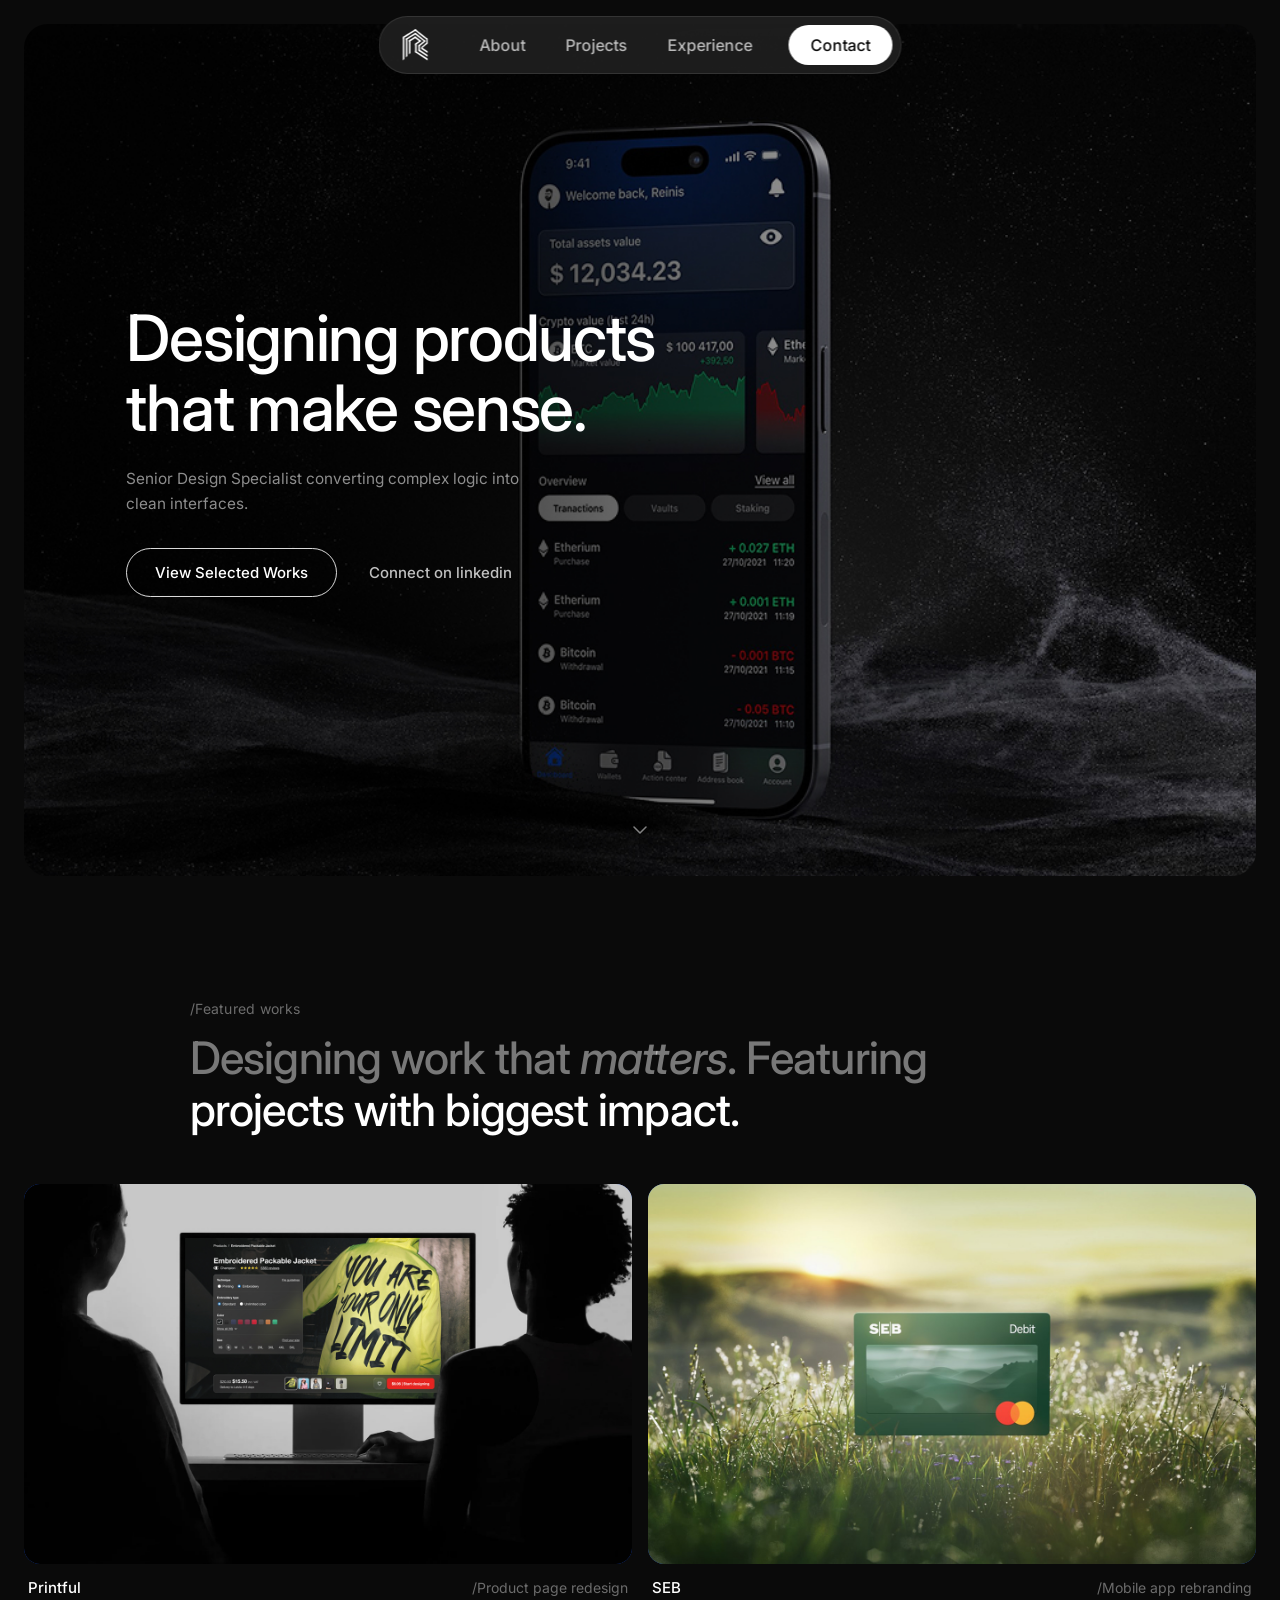
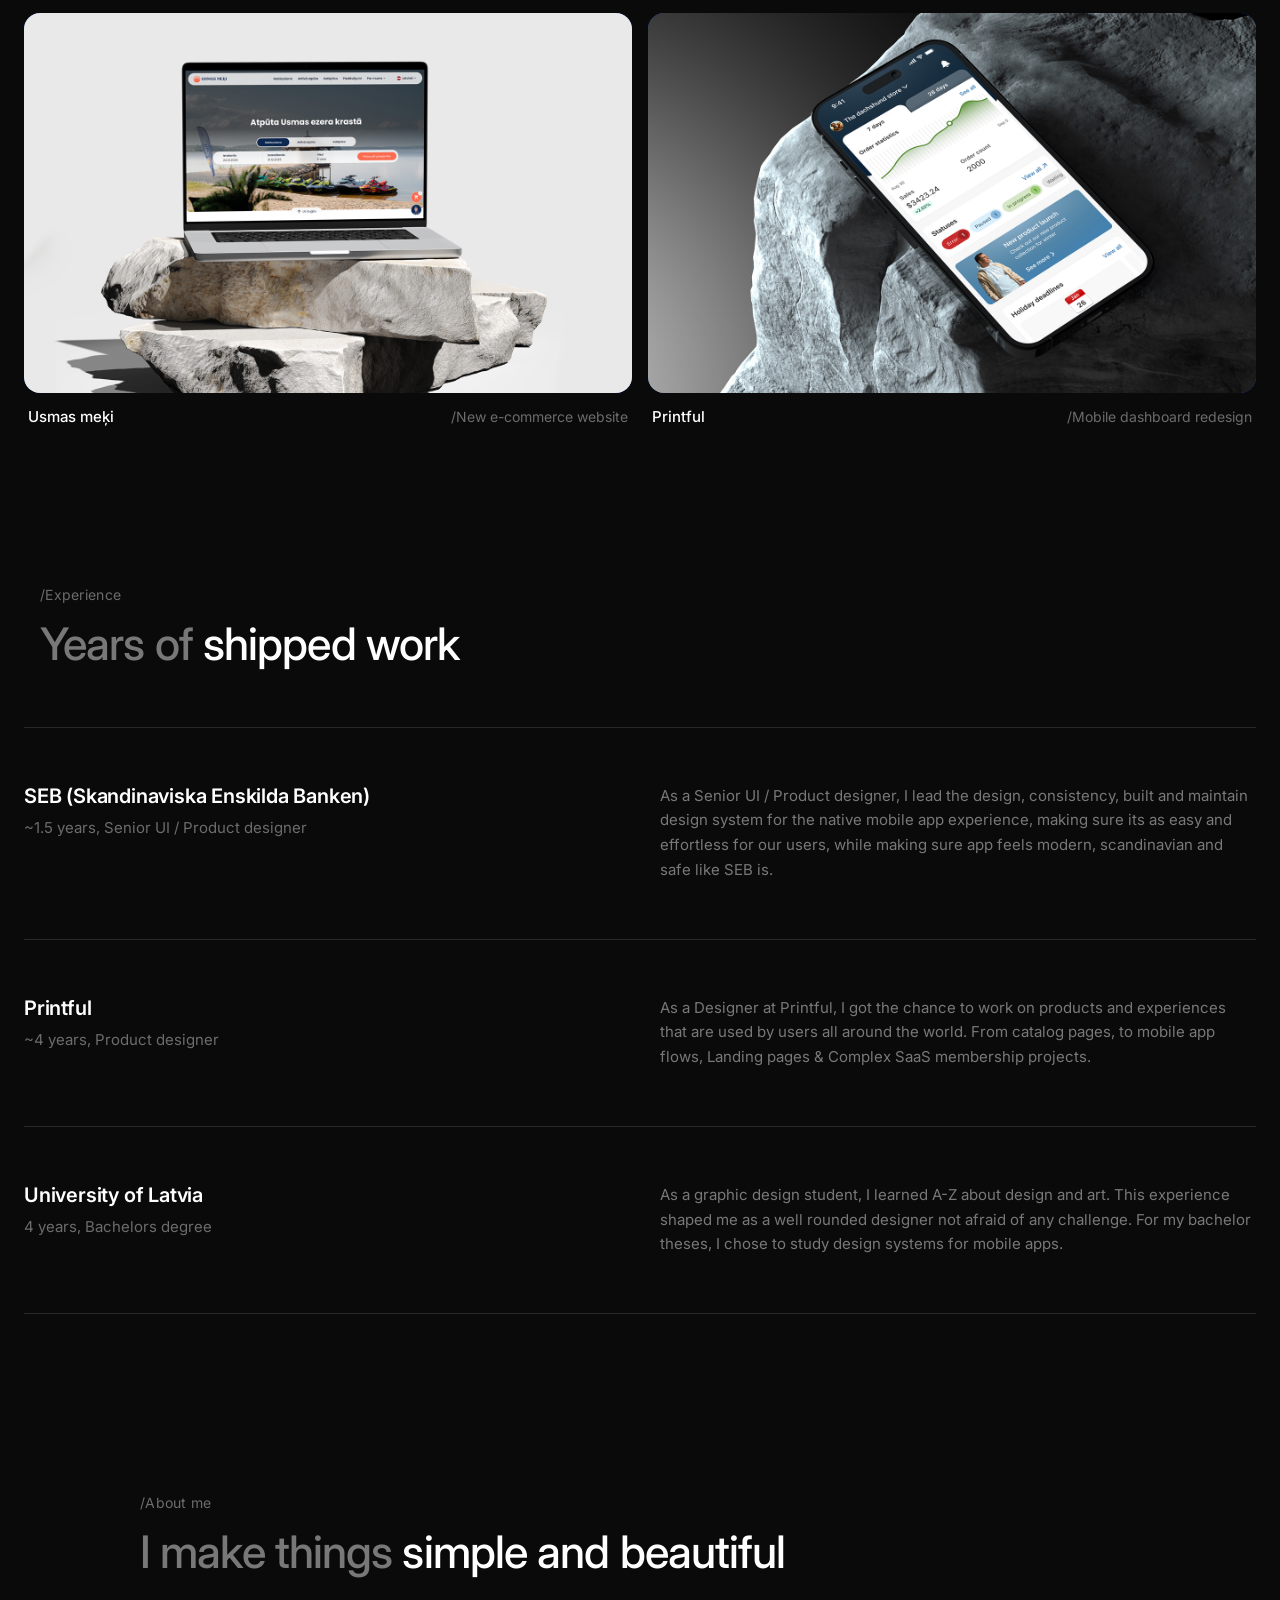
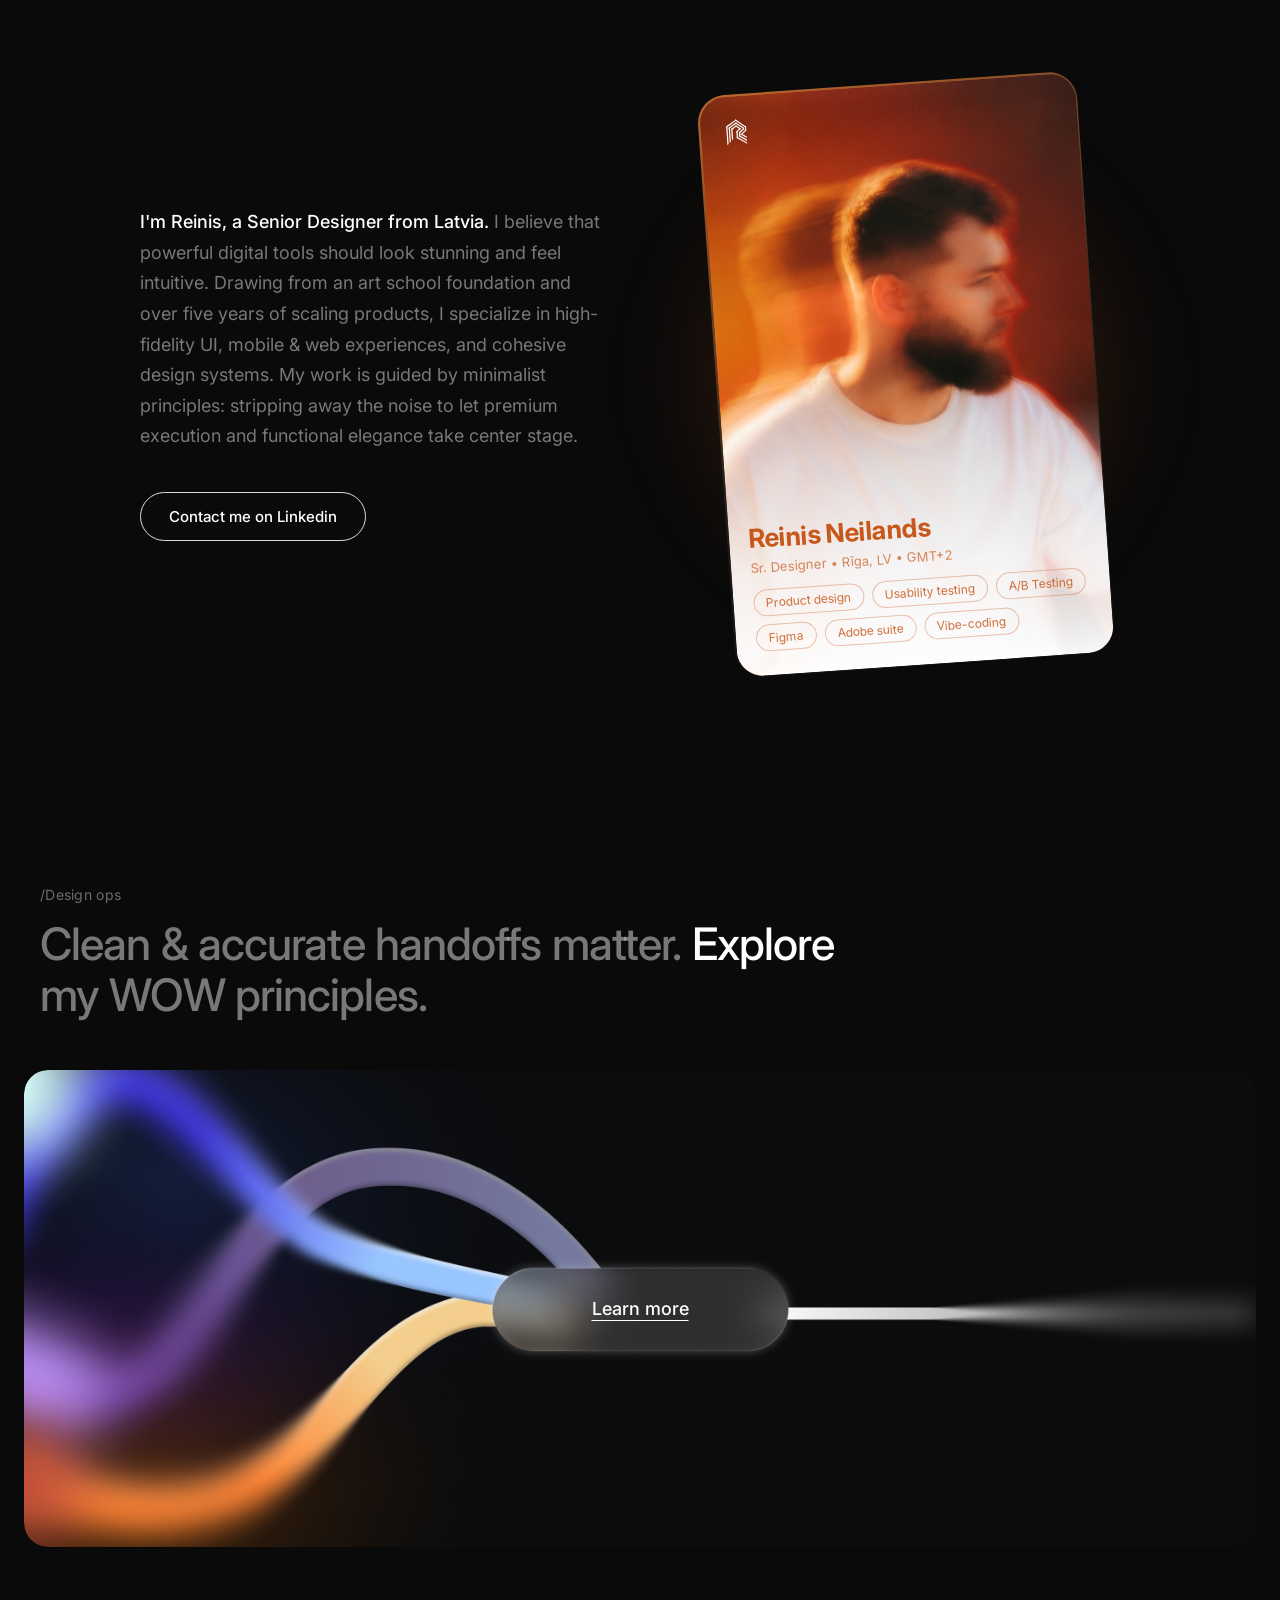
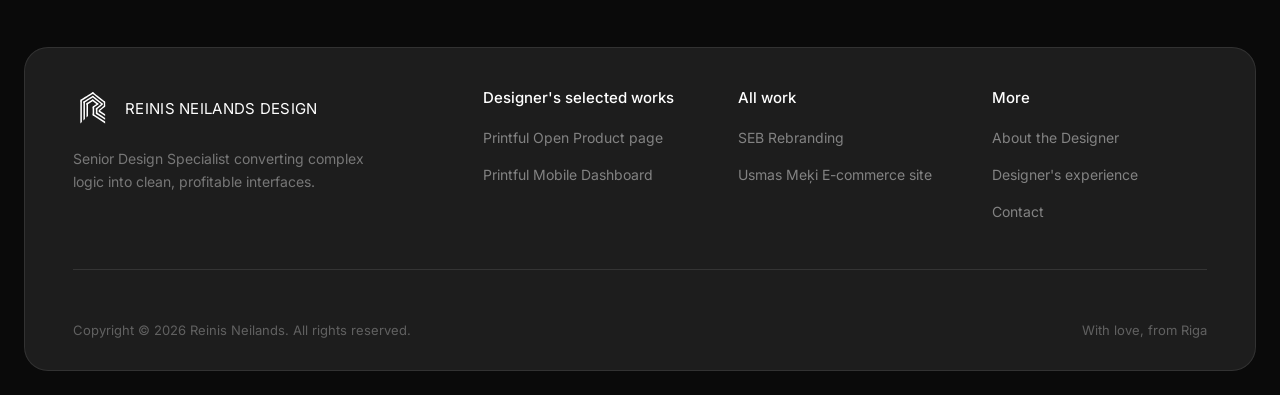
<file: index.html>
<!DOCTYPE html>
<html lang="en">
<head>
  <meta charset="UTF-8" />
  <meta name="viewport" content="width=device-width, initial-scale=1.0" />
  <title>Reinis — Product Designer</title>
  <link rel="preconnect" href="https://fonts.googleapis.com" />
  <link rel="preconnect" href="https://fonts.gstatic.com" crossorigin />
  <link href="https://fonts.googleapis.com/css2?family=Inter:wght@400;500;600;700&display=swap" rel="stylesheet" />
  <link rel="stylesheet" href="styles.css?v=17" />
</head>
<body>
  <header class="nav-wrap">
    <nav class="nav">
      <a href="https://reinisneilands.lv" class="nav__logo">
        <img src="assets/Logo.svg" alt="Reinis logo" width="28" height="28" />
      </a>
      <ul class="nav__links">
        <li><a href="#about">About</a></li>
        <li><a href="#projects">Projects</a></li>
        <li><a href="#experience">Experience</a></li>
      </ul>
      <a href="https://www.linkedin.com/in/reinisneilands/" target="_blank" rel="noopener" class="nav__cta">Contact</a>
    </nav>
  </header>

  <section class="hero">
    <div class="hero__content">
      <h1 class="hero__heading">Designing products<br>that make sense.</h1>
      <p class="hero__subheading">Senior Design Specialist converting complex logic into<br>clean interfaces.</p>
      <div class="hero__actions">
        <a href="#projects" class="btn btn--outline">View Selected Works</a>
        <a href="https://www.linkedin.com/in/reinisneilands/" target="_blank" rel="noopener" class="btn btn--ghost">Connect on linkedin</a>
      </div>
    </div>

    <div class="hero__scroll-indicator">
      <svg width="20" height="20" viewBox="0 0 20 20" fill="none" xmlns="http://www.w3.org/2000/svg">
        <path d="M4 7L10 13L16 7" stroke="white" stroke-width="1.5" stroke-linecap="round" stroke-linejoin="round"/>
      </svg>
    </div>
  </section>

  <!-- Featured Works -->
  <section id="projects" class="works">
    <div class="works__header">
      <span class="works__label">/Featured works</span>
      <h2 class="works__heading">
        <span class="works__heading--muted">Designing work that <em>matters</em>. Featuring</span><br>
        projects with biggest impact.
      </h2>
    </div>

    <div class="works__grid">

      <article class="work-card">
        <a href="printful_opp/" class="work-card__image-wrap">
          <div class="work-card__image" style="background-image: url('assets/01_printful_opp.jpg');"></div>
          <div class="work-card__overlay">
            <span class="work-card__view">View project</span>
          </div>
        </a>
        <footer class="work-card__meta">
          <span class="work-card__name">Printful</span>
          <span class="work-card__type">/Product page redesign</span>
        </footer>
      </article>

      <article class="work-card">
        <a href="seb_rebrand/" class="work-card__image-wrap">
          <div class="work-card__image" style="background-image: url('assets/02_seb.jpg');"></div>
          <div class="work-card__overlay">
            <span class="work-card__view">View project</span>
          </div>
        </a>
        <footer class="work-card__meta">
          <span class="work-card__name">SEB</span>
          <span class="work-card__type">/Mobile app rebranding</span>
        </footer>
      </article>

      <article class="work-card">
        <a href="usmas_meki/" class="work-card__image-wrap">
          <div class="work-card__image" style="background-image: url('assets/03_usmas_meki.jpg');"></div>
          <div class="work-card__overlay">
            <span class="work-card__view">View project</span>
          </div>
        </a>
        <footer class="work-card__meta">
          <span class="work-card__name">Usmas meķi</span>
          <span class="work-card__type">/New e-commerce website</span>
        </footer>
      </article>

      <article class="work-card">
        <a href="printful_dashboard/" class="work-card__image-wrap">
          <div class="work-card__image" style="background-image: url('assets/04_printful_dashboard.jpg');"></div>
          <div class="work-card__overlay">
            <span class="work-card__view">View project</span>
          </div>
        </a>
        <footer class="work-card__meta">
          <span class="work-card__name">Printful</span>
          <span class="work-card__type">/Mobile dashboard redesign</span>
        </footer>
      </article>

    </div>
  </section>

  <!-- Experience -->
  <section id="experience" class="experience">
    <div class="experience__header">
      <span class="works__label">/Experience</span>
      <h2 class="works__heading">
        <span class="works__heading--muted">Years of</span> shipped work
      </h2>
    </div>

    <div class="experience__list">
      <div class="experience__divider"></div>

      <div class="experience__row">
        <div class="experience__left">
          <h3 class="experience__company">SEB (Skandinaviska Enskilda Banken)</h3>
          <p class="experience__meta">~1.5 years, Senior UI / Product designer</p>
        </div>
        <div class="experience__right">
          <p class="experience__desc">As a Senior UI / Product designer, I lead the design, consistency, built and maintain design system for the native mobile app experience, making sure its as easy and effortless for our users, while making sure app feels modern, scandinavian and safe like SEB is.</p>
        </div>
      </div>

      <div class="experience__divider"></div>

      <div class="experience__row">
        <div class="experience__left">
          <h3 class="experience__company">Printful</h3>
          <p class="experience__meta">~4 years, Product designer</p>
        </div>
        <div class="experience__right">
          <p class="experience__desc">As a Designer at Printful, I got the chance to work on products and experiences that are used by users all around the world. From catalog pages, to mobile app flows, Landing pages &amp; Complex SaaS membership projects.</p>
        </div>
      </div>

      <div class="experience__divider"></div>

      <div class="experience__row">
        <div class="experience__left">
          <h3 class="experience__company">University of Latvia</h3>
          <p class="experience__meta">4 years, Bachelors degree</p>
        </div>
        <div class="experience__right">
          <p class="experience__desc">As a graphic design student, I learned A-Z about design and art. This experience shaped me as a well rounded designer not afraid of any challenge. For my bachelor theses, I chose to study design systems for mobile apps.</p>
        </div>
      </div>

      <div class="experience__divider"></div>
    </div>
  </section>

  <!-- About -->
  <section id="about" class="about">
    <div class="about__header">
      <span class="works__label">/About me</span>
      <h2 class="works__heading">
        <span class="works__heading--muted">I make things</span> simple and beautiful
      </h2>
    </div>

    <div class="about__body">
      <div class="about__text">
        <p class="about__bio">
          <strong>I'm Reinis, a Senior Designer from Latvia.</strong> I believe that powerful digital tools should look stunning and feel intuitive. Drawing from an art school foundation and over five years of scaling products, I specialize in high-fidelity UI, mobile &amp; web experiences, and cohesive design systems. My work is guided by minimalist principles: stripping away the noise to let premium execution and functional elegance take center stage.
        </p>
        <a href="https://www.linkedin.com/in/reinisneilands/" target="_blank" rel="noopener" class="btn btn--outline about__btn">Contact me on Linkedin</a>
      </div>

      <div class="about__card-wrap">
        <div class="about__glow"></div>
        <div class="about__card">
          <div class="about__card-inner">
          <img src="assets/Reinis.png" alt="Reinis Neilands" class="about__card-photo" />
          <img src="assets/Logo.svg" alt="Logo" class="about__card-logo" />
          <div class="about__card-info">
            <h3 class="about__card-name">Reinis Neilands</h3>
            <p class="about__card-role">Sr. Designer • Rīga, LV • GMT+2</p>
            <div class="about__tags">
              <span class="about__tag">Product design</span>
              <span class="about__tag">Usability testing</span>
              <span class="about__tag">A/B Testing</span>
              <span class="about__tag">Figma</span>
              <span class="about__tag">Adobe suite</span>
              <span class="about__tag">Vibe-coding</span>
            </div>
          </div>
          </div><!-- /.about__card-inner -->
        </div>
      </div>
    </div>
  </section>

  <!-- Design Ops -->
  <section class="designops">
    <div class="designops__header">
      <span class="works__label">/Design ops</span>
      <h2 class="works__heading">
        <span class="works__heading--muted">Clean &amp; accurate handoffs matter.</span> Explore<br>
        <span class="works__heading--muted">my WOW principles.</span>
      </h2>
    </div>
    <div class="designops__image-wrap">
      <img src="assets/Visual.jpg" alt="Design ops visual" class="designops__image" />
      <a href="wow/" class="designops__cta">Learn more</a>
    </div>
  </section>

  <!-- Footer -->
  <footer class="footer">
    <div class="footer__card">
      <div class="footer__brand">
        <a href="https://reinisneilands.lv" class="footer__brand-top">
          <img src="assets/Logo.svg" alt="Logo" class="footer__logo" />
          <span class="footer__name">REINIS NEILANDS DESIGN</span>
        </a>
        <p class="footer__tagline">Senior Design Specialist converting complex<br>logic into clean, profitable interfaces.</p>
      </div>

      <div class="footer__links-group">
        <div class="footer__col">
          <h4 class="footer__col-title">Designer's selected works</h4>
          <ul class="footer__links">
            <li><a href="printful_opp/">Printful Open Product page</a></li>
            <li><a href="printful_dashboard/">Printful Mobile Dashboard</a></li>
          </ul>
        </div>

        <div class="footer__col">
          <h4 class="footer__col-title">All work</h4>
          <ul class="footer__links">
            <li><a href="seb_rebrand/">SEB Rebranding</a></li>
            <li><a href="usmas_meki/">Usmas Meķi E-commerce site</a></li>
          </ul>
        </div>

        <div class="footer__col">
          <h4 class="footer__col-title">More</h4>
          <ul class="footer__links">
            <li><a href="#about">About the Designer</a></li>
            <li><a href="#experience">Designer's experience</a></li>
            <li><a href="https://www.linkedin.com/in/reinisneilands/" target="_blank" rel="noopener">Contact</a></li>
          </ul>
        </div>
      </div>

      <div class="footer__divider"></div>

      <div class="footer__bottom">
        <span>Copyright © 2026 Reinis Neilands. All rights reserved.</span>
        <span>With love, from Riga</span>
      </div>
    </div>
  </footer>

  <nav class="bottom-nav">
    <div class="bottom-nav__pill">
      <a href="./" class="bottom-nav__item">
        <svg width="22" height="22" viewBox="0 0 22 22" fill="none" xmlns="http://www.w3.org/2000/svg"><path d="M2.5 9.8L11 2L19.5 9.8V20H14V14H8V20H2.5V9.8Z" stroke="currentColor" stroke-width="1.5" stroke-linecap="round" stroke-linejoin="round"/></svg>
        <span>Home</span>
      </a>
      <a href="#projects" class="bottom-nav__item">
        <svg width="22" height="22" viewBox="0 0 22 22" fill="none" xmlns="http://www.w3.org/2000/svg"><path d="M5 3H17C17.5523 3 18 3.44772 18 4V20L11 16L4 20V4C4 3.44772 4.44772 3 5 3Z" stroke="currentColor" stroke-width="1.5" stroke-linecap="round" stroke-linejoin="round"/></svg>
        <span>Projects</span>
      </a>
      <a href="#experience" class="bottom-nav__item">
        <svg width="22" height="22" viewBox="0 0 22 22" fill="none" xmlns="http://www.w3.org/2000/svg"><circle cx="11" cy="14" r="5" stroke="currentColor" stroke-width="1.5"/><path d="M7.5 9.5L5 3H17L14.5 9.5" stroke="currentColor" stroke-width="1.5" stroke-linecap="round" stroke-linejoin="round"/></svg>
        <span>Experience</span>
      </a>
    </div>
    <a href="https://www.linkedin.com/in/reinisneilands/" target="_blank" rel="noopener" class="bottom-nav__contact">
      <svg width="22" height="22" viewBox="0 0 22 22" fill="none" xmlns="http://www.w3.org/2000/svg"><circle cx="11" cy="11" r="3" stroke="currentColor" stroke-width="1.5"/><path d="M14 11C14 12.6569 15.3431 14 17 14C17 14 18.5 12 18.5 11C18.5 6.30558 15.1944 3 11 3C6.30558 3 3 6.30558 3 11C3 15.6944 6.30558 19 11 19C13.2 19 15 18.2 16.5 16.5" stroke="currentColor" stroke-width="1.5" stroke-linecap="round"/></svg>
      <span>Contact</span>
    </a>
  </nav>
  <script src="animations.js"></script>
</body>
</html>
</file>
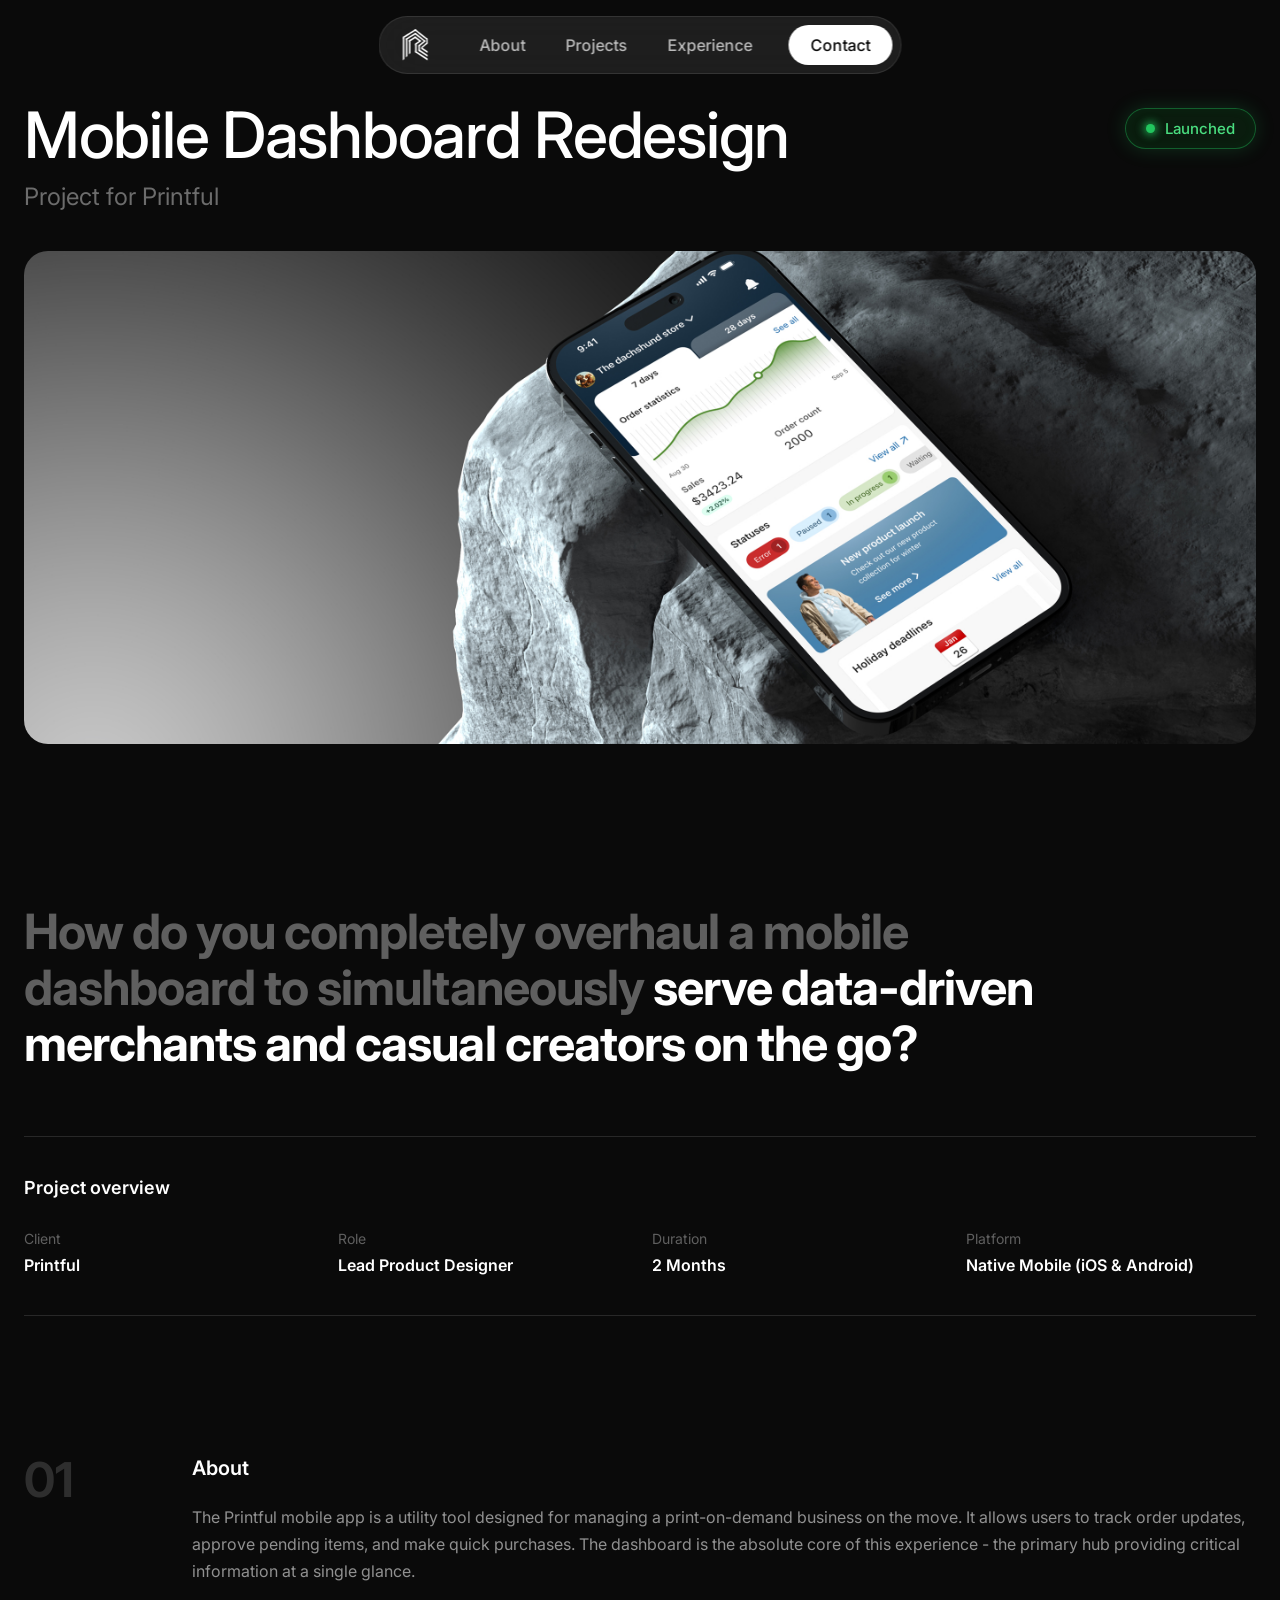
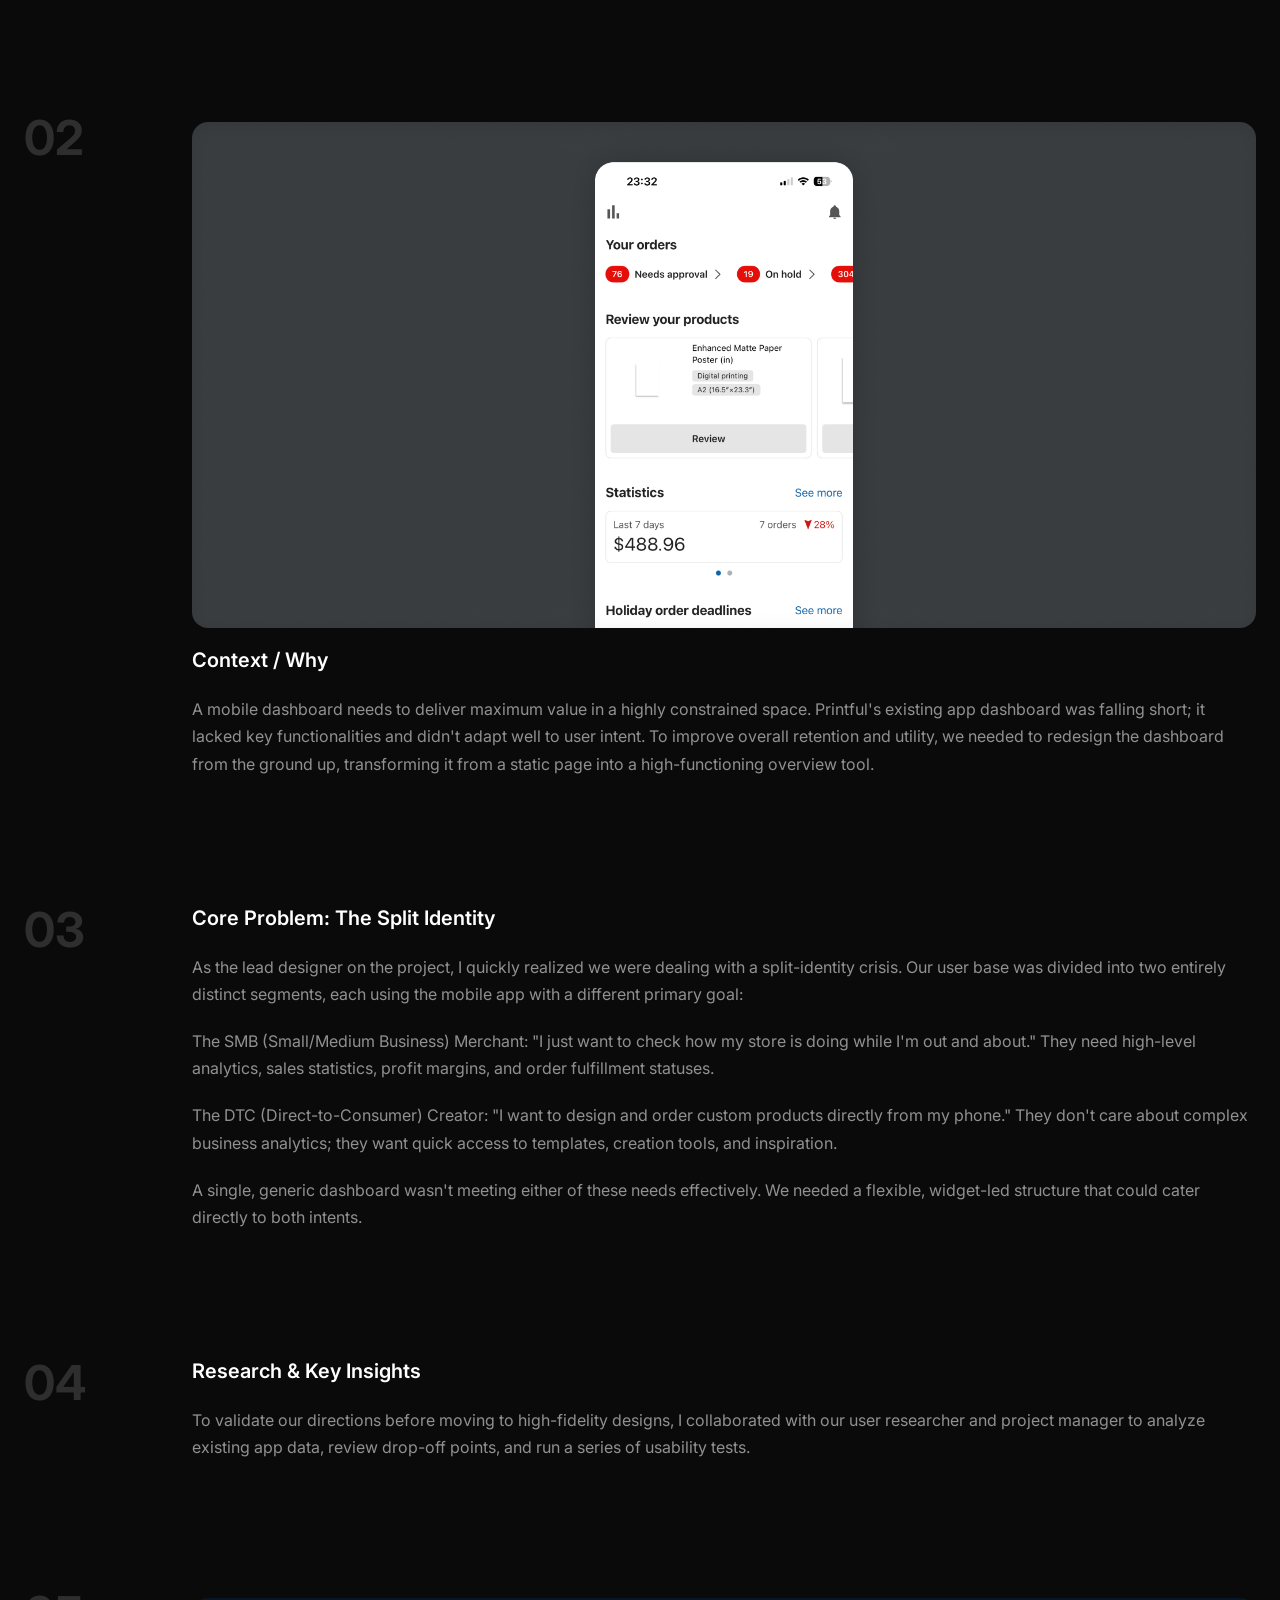
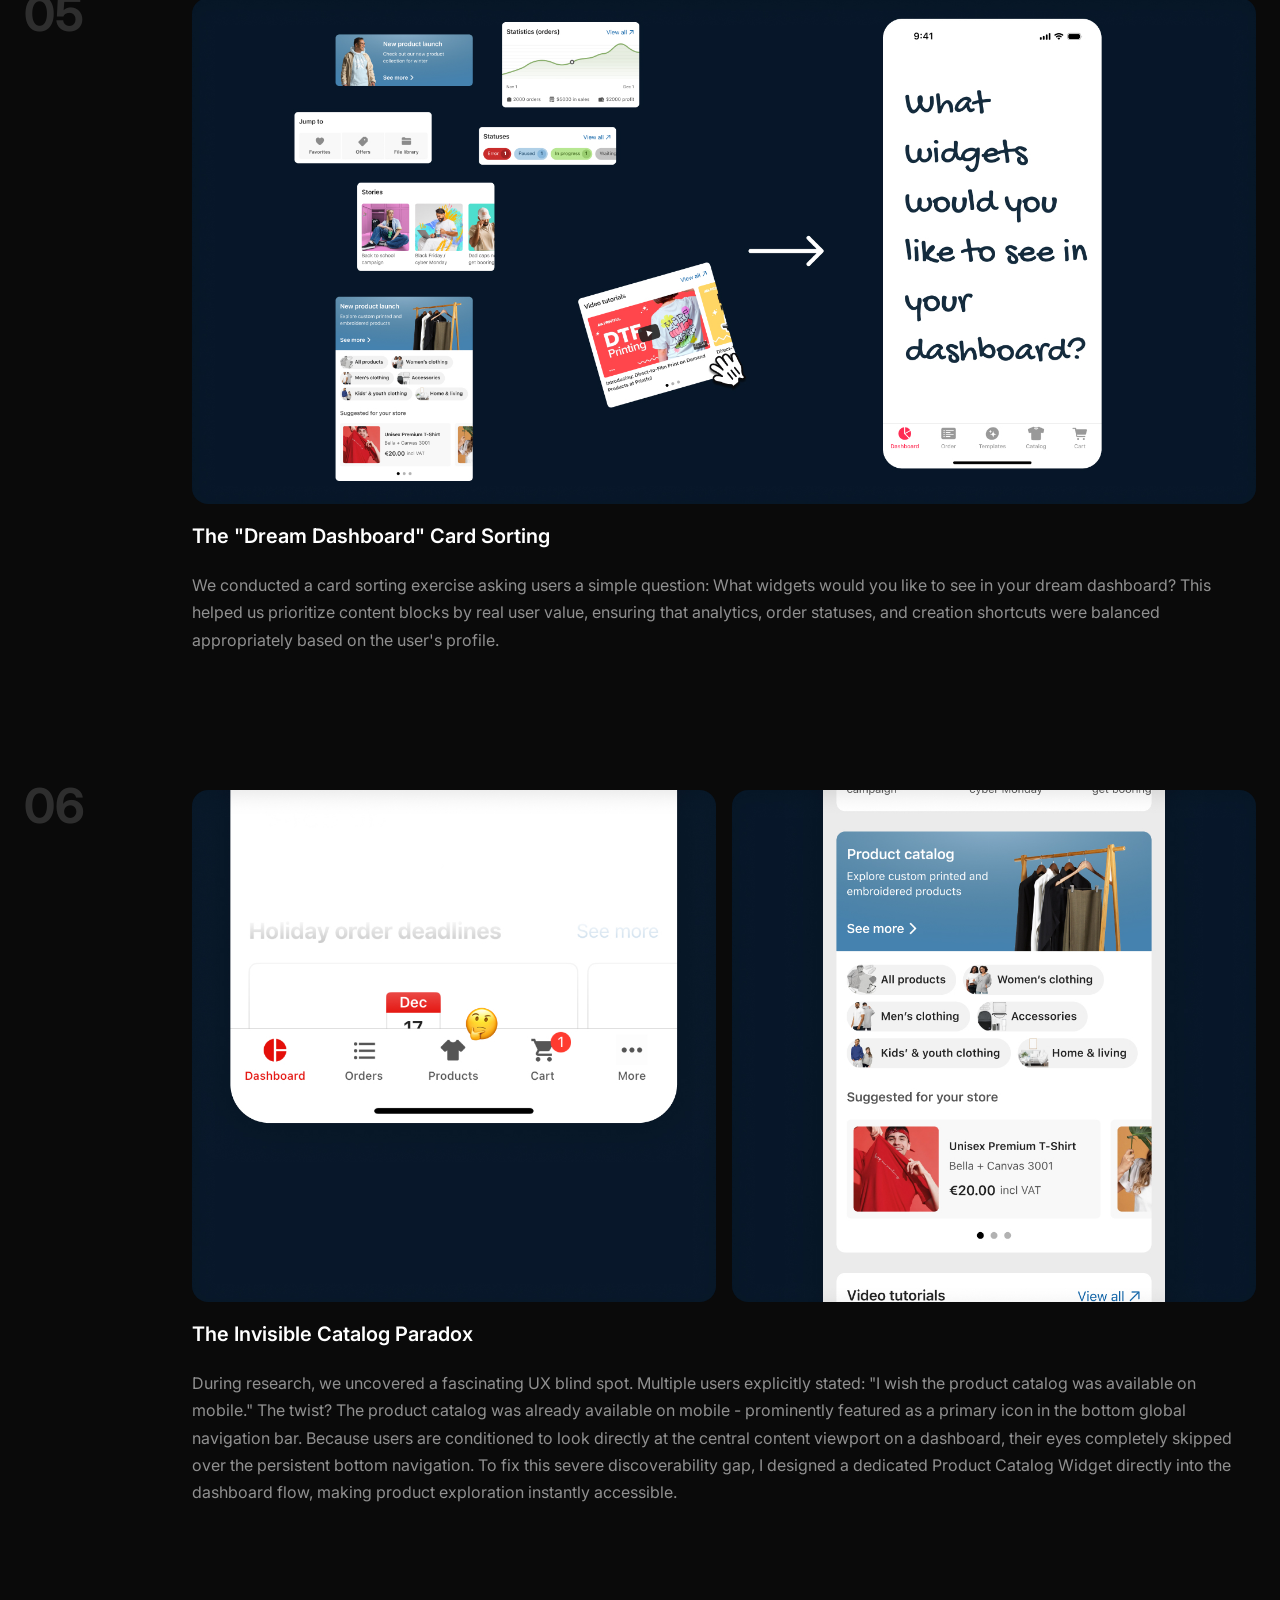
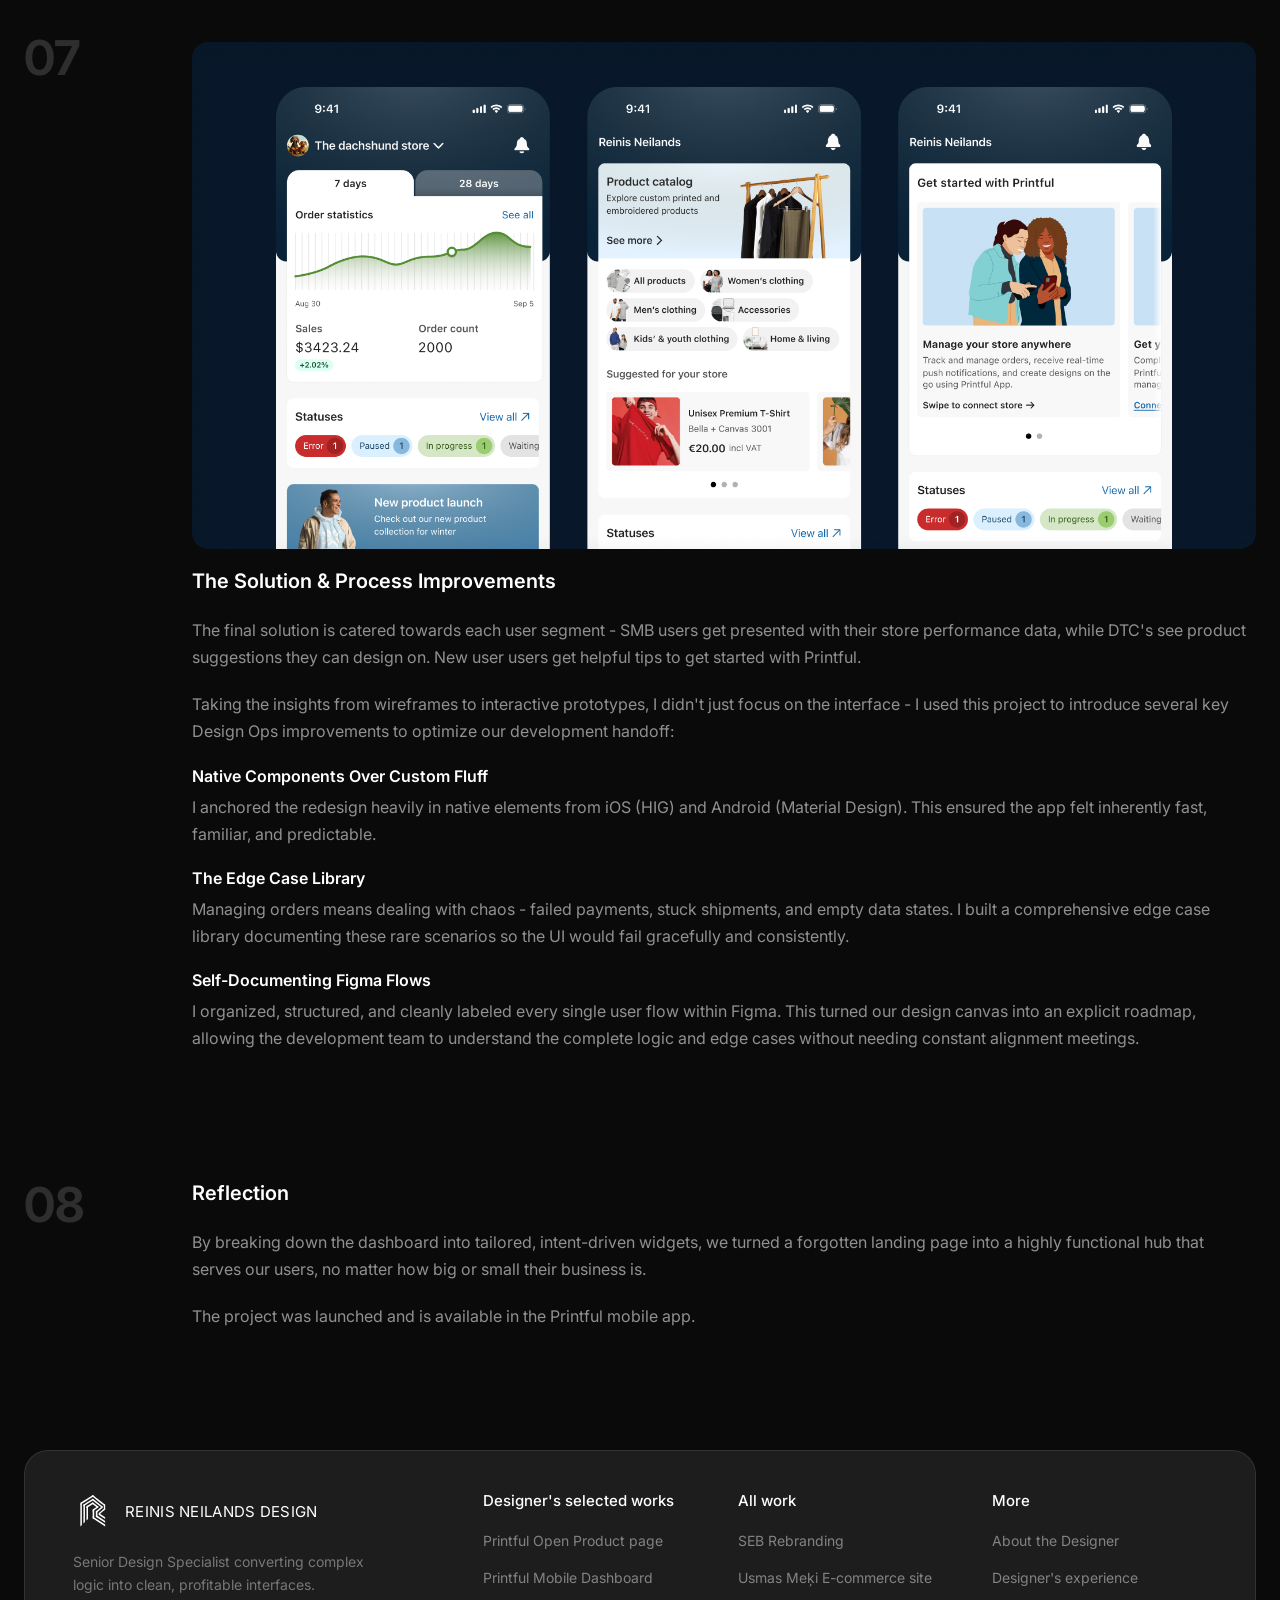
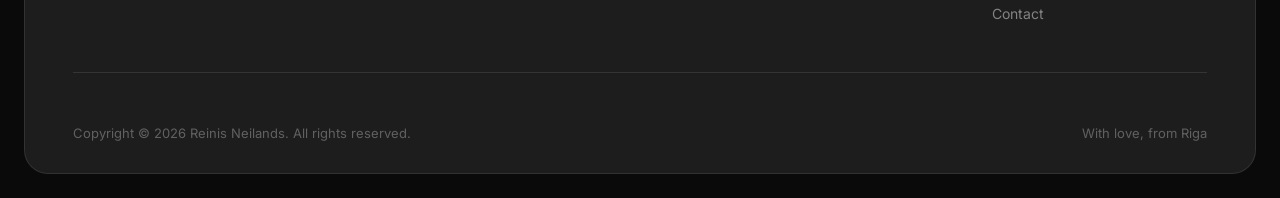
<file: printful_dashboard/index.html>
<!DOCTYPE html>
<html lang="en">
<head>
  <meta charset="UTF-8" />
  <meta name="viewport" content="width=device-width, initial-scale=1.0" />
  <title>Mobile Dashboard Redesign · Reinis Neilands</title>
  <link rel="preconnect" href="https://fonts.googleapis.com" />
  <link rel="preconnect" href="https://fonts.gstatic.com" crossorigin />
  <link href="https://fonts.googleapis.com/css2?family=Inter:wght@400;500;600;700&display=swap" rel="stylesheet" />
  <link rel="stylesheet" href="../styles.css?v=17" />
  <link rel="stylesheet" href="../project.css" />
</head>
<body>
  <div class="scroll-progress" id="scrollProgress"></div>

  <!-- Header -->
  <header class="nav-wrap">
    <nav class="nav">
      <a href="https://reinisneilands.lv" class="nav__logo">
        <img src="../assets/Logo.svg" alt="Reinis logo" width="28" height="28" />
      </a>
      <ul class="nav__links">
        <li><a href="../index.html#about">About</a></li>
        <li><a href="../index.html#projects">Projects</a></li>
        <li><a href="../index.html#experience">Experience</a></li>
      </ul>
      <a href="https://www.linkedin.com/in/reinisneilands/" target="_blank" rel="noopener" class="nav__cta">Contact</a>
    </nav>
  </header>

  <!-- Project Hero -->
  <section class="project-hero">
    <div class="project-hero__top">
      <div class="project-hero__titles">
        <h1 class="project-hero__heading">Mobile Dashboard Redesign</h1>
        <p class="project-hero__subtitle">Project for Printful</p>
      </div>
      <div class="project-hero__badge">
        <span class="project-hero__badge-dot"></span>
        Launched
      </div>
    </div>

    <div class="project-hero__image">
      <img src="Main Image.jpg" alt="Mobile Dashboard Redesign" style="width:100%;height:100%;object-fit:cover;display:block;border-radius:24px;" />
    </div>
  </section>

  <!-- Intro Statement -->
  <section class="project-summary">
    <h2 class="project-summary__question">
      <span class="project-summary__question--muted">How do you completely overhaul a mobile dashboard to simultaneously </span>serve data-driven merchants and casual creators on the go?
    </h2>

    <div class="project-summary__divider"></div>

    <div class="project-summary__overview">
      <h3 class="project-summary__overview-title">Project overview</h3>
      <div class="project-summary__meta">
        <div class="project-summary__meta-item">
          <span class="project-summary__meta-label">Client</span>
          <span class="project-summary__meta-value">Printful</span>
        </div>
        <div class="project-summary__meta-item">
          <span class="project-summary__meta-label">Role</span>
          <span class="project-summary__meta-value">Lead Product Designer</span>
        </div>
        <div class="project-summary__meta-item">
          <span class="project-summary__meta-label">Duration</span>
          <span class="project-summary__meta-value">2 Months</span>
        </div>
        <div class="project-summary__meta-item">
          <span class="project-summary__meta-label">Platform</span>
          <span class="project-summary__meta-value">Native Mobile (iOS &amp; Android)</span>
        </div>
      </div>
    </div>

    <div class="project-summary__divider"></div>
  </section>

  <!-- Case Study Content -->
  <section class="case-study">

    <div class="case-study__section" id="cs-01">
      <div class="case-study__num">01</div>
      <div class="case-study__body">
        <h3 class="case-study__title">About</h3>
        <p class="case-study__text">The Printful mobile app is a utility tool designed for managing a print-on-demand business on the move. It allows users to track order updates, approve pending items, and make quick purchases. The dashboard is the absolute core of this experience - the primary hub providing critical information at a single glance.</p>
      </div>
    </div>

    <div class="case-study__section" id="cs-02">
      <div class="case-study__num">02</div>
      <div class="case-study__body">
        <div class="case-study__image-wrap">
          <img src="02_context.jpg" alt="Context" class="case-study__image" />
        </div>
        <h3 class="case-study__title">Context / Why</h3>
        <p class="case-study__text">A mobile dashboard needs to deliver maximum value in a highly constrained space. Printful's existing app dashboard was falling short; it lacked key functionalities and didn't adapt well to user intent. To improve overall retention and utility, we needed to redesign the dashboard from the ground up, transforming it from a static page into a high-functioning overview tool.</p>
      </div>
    </div>

    <div class="case-study__section" id="cs-03">
      <div class="case-study__num">03</div>
      <div class="case-study__body">
        <h3 class="case-study__title">Core Problem: The Split Identity</h3>
        <p class="case-study__text">As the lead designer on the project, I quickly realized we were dealing with a split-identity crisis. Our user base was divided into two entirely distinct segments, each using the mobile app with a different primary goal:</p>
        <p class="case-study__text">The SMB (Small/Medium Business) Merchant: "I just want to check how my store is doing while I'm out and about." They need high-level analytics, sales statistics, profit margins, and order fulfillment statuses.</p>
        <p class="case-study__text">The DTC (Direct-to-Consumer) Creator: "I want to design and order custom products directly from my phone." They don't care about complex business analytics; they want quick access to templates, creation tools, and inspiration.</p>
        <p class="case-study__text">A single, generic dashboard wasn't meeting either of these needs effectively. We needed a flexible, widget-led structure that could cater directly to both intents.</p>
      </div>
    </div>

    <div class="case-study__section" id="cs-04">
      <div class="case-study__num">04</div>
      <div class="case-study__body">
        <h3 class="case-study__title">Research &amp; Key Insights</h3>
        <p class="case-study__text">To validate our directions before moving to high-fidelity designs, I collaborated with our user researcher and project manager to analyze existing app data, review drop-off points, and run a series of usability tests.</p>
      </div>
    </div>

    <div class="case-study__section" id="cs-05">
      <div class="case-study__num">05</div>
      <div class="case-study__body">
        <div class="case-study__image-wrap">
          <img src="05_card_sorting.jpg" alt="Card Sorting" class="case-study__image" />
        </div>
        <h3 class="case-study__title">The "Dream Dashboard" Card Sorting</h3>
        <p class="case-study__text">We conducted a card sorting exercise asking users a simple question: What widgets would you like to see in your dream dashboard? This helped us prioritize content blocks by real user value, ensuring that analytics, order statuses, and creation shortcuts were balanced appropriately based on the user's profile.</p>
      </div>
    </div>

    <div class="case-study__section" id="cs-06">
      <div class="case-study__num">06</div>
      <div class="case-study__body">
        <div class="case-study__image-row">
          <div class="case-study__image-wrap">
            <img src="06_catalog.jpg" alt="The Invisible Catalog Paradox" class="case-study__image" />
          </div>
          <div class="case-study__image-wrap">
            <img src="06.1_catalog.jpg" alt="Catalog solution" class="case-study__image" />
          </div>
        </div>
        <h3 class="case-study__title">The Invisible Catalog Paradox</h3>
        <p class="case-study__text">During research, we uncovered a fascinating UX blind spot. Multiple users explicitly stated: "I wish the product catalog was available on mobile." The twist? The product catalog was already available on mobile - prominently featured as a primary icon in the bottom global navigation bar. Because users are conditioned to look directly at the central content viewport on a dashboard, their eyes completely skipped over the persistent bottom navigation. To fix this severe discoverability gap, I designed a dedicated Product Catalog Widget directly into the dashboard flow, making product exploration instantly accessible.</p>
      </div>
    </div>

    <div class="case-study__section" id="cs-07">
      <div class="case-study__num">07</div>
      <div class="case-study__body">
        <div class="case-study__image-wrap">
          <img src="07_the_solution.jpg" alt="The Solution" class="case-study__image" />
        </div>
        <h3 class="case-study__title">The Solution &amp; Process Improvements</h3>
        <p class="case-study__text">The final solution is catered towards each user segment - SMB users get presented with their store performance data, while DTC's see product suggestions they can design on. New user users get helpful tips to get started with Printful.</p>
        <p class="case-study__text">Taking the insights from wireframes to interactive prototypes, I didn't just focus on the interface - I used this project to introduce several key Design Ops improvements to optimize our development handoff:</p>

        <div class="case-study__sub">
          <h4 class="case-study__sub-title">Native Components Over Custom Fluff</h4>
          <p class="case-study__text">I anchored the redesign heavily in native elements from iOS (HIG) and Android (Material Design). This ensured the app felt inherently fast, familiar, and predictable.</p>
        </div>

        <div class="case-study__sub">
          <h4 class="case-study__sub-title">The Edge Case Library</h4>
          <p class="case-study__text">Managing orders means dealing with chaos - failed payments, stuck shipments, and empty data states. I built a comprehensive edge case library documenting these rare scenarios so the UI would fail gracefully and consistently.</p>
        </div>

        <div class="case-study__sub">
          <h4 class="case-study__sub-title">Self-Documenting Figma Flows</h4>
          <p class="case-study__text">I organized, structured, and cleanly labeled every single user flow within Figma. This turned our design canvas into an explicit roadmap, allowing the development team to understand the complete logic and edge cases without needing constant alignment meetings.</p>
        </div>
      </div>
    </div>

    <div class="case-study__section" id="cs-08">
      <div class="case-study__num">08</div>
      <div class="case-study__body">
        <h3 class="case-study__title">Reflection</h3>
        <p class="case-study__text">By breaking down the dashboard into tailored, intent-driven widgets, we turned a forgotten landing page into a highly functional hub that serves our users, no matter how big or small their business is.</p>
        <p class="case-study__text">The project was launched and is available in the Printful mobile app.</p>
      </div>
    </div>

  </section>

  <!-- Footer -->
  <footer class="footer">
    <div class="footer__card">
      <div class="footer__brand">
        <a href="https://reinisneilands.lv" class="footer__brand-top">
          <img src="../assets/Logo.svg" alt="Logo" class="footer__logo" />
          <span class="footer__name">REINIS NEILANDS DESIGN</span>
        </a>
        <p class="footer__tagline">Senior Design Specialist converting complex<br>logic into clean, profitable interfaces.</p>
      </div>

      <div class="footer__links-group">
        <div class="footer__col">
          <h4 class="footer__col-title">Designer's selected works</h4>
          <ul class="footer__links">
            <li><a href="../printful_opp/">Printful Open Product page</a></li>
            <li><a href="../printful_dashboard/">Printful Mobile Dashboard</a></li>
          </ul>
        </div>

        <div class="footer__col">
          <h4 class="footer__col-title">All work</h4>
          <ul class="footer__links">
            <li><a href="../seb_rebrand/">SEB Rebranding</a></li>
            <li><a href="../usmas_meki/">Usmas Meķi E-commerce site</a></li>
          </ul>
        </div>

        <div class="footer__col">
          <h4 class="footer__col-title">More</h4>
          <ul class="footer__links">
            <li><a href="../index.html#about">About the Designer</a></li>
            <li><a href="../index.html#experience">Designer's experience</a></li>
            <li><a href="https://www.linkedin.com/in/reinisneilands/" target="_blank" rel="noopener">Contact</a></li>
          </ul>
        </div>
      </div>

      <div class="footer__divider"></div>

      <div class="footer__bottom">
        <span>Copyright © 2026 Reinis Neilands. All rights reserved.</span>
        <span>With love, from Riga</span>
      </div>
    </div>
  </footer>

  <script>
    const bar = document.getElementById('scrollProgress');
    window.addEventListener('scroll', () => {
      const doc = document.documentElement;
      const scrolled = doc.scrollTop / (doc.scrollHeight - doc.clientHeight);
      bar.style.width = (scrolled * 100) + '%';
    });
  </script>

  <nav class="bottom-nav">
    <div class="bottom-nav__pill">
      <a href="../" class="bottom-nav__item">
        <svg width="22" height="22" viewBox="0 0 22 22" fill="none" xmlns="http://www.w3.org/2000/svg"><path d="M2.5 9.8L11 2L19.5 9.8V20H14V14H8V20H2.5V9.8Z" stroke="currentColor" stroke-width="1.5" stroke-linecap="round" stroke-linejoin="round"/></svg>
        <span>Home</span>
      </a>
      <a href="../index.html#projects" class="bottom-nav__item">
        <svg width="22" height="22" viewBox="0 0 22 22" fill="none" xmlns="http://www.w3.org/2000/svg"><path d="M5 3H17C17.5523 3 18 3.44772 18 4V20L11 16L4 20V4C4 3.44772 4.44772 3 5 3Z" stroke="currentColor" stroke-width="1.5" stroke-linecap="round" stroke-linejoin="round"/></svg>
        <span>Projects</span>
      </a>
      <a href="../index.html#experience" class="bottom-nav__item">
        <svg width="22" height="22" viewBox="0 0 22 22" fill="none" xmlns="http://www.w3.org/2000/svg"><circle cx="11" cy="14" r="5" stroke="currentColor" stroke-width="1.5"/><path d="M7.5 9.5L5 3H17L14.5 9.5" stroke="currentColor" stroke-width="1.5" stroke-linecap="round" stroke-linejoin="round"/></svg>
        <span>Experience</span>
      </a>
    </div>
    <a href="https://www.linkedin.com/in/reinisneilands/" target="_blank" rel="noopener" class="bottom-nav__contact">
      <svg width="22" height="22" viewBox="0 0 22 22" fill="none" xmlns="http://www.w3.org/2000/svg"><circle cx="11" cy="11" r="3" stroke="currentColor" stroke-width="1.5"/><path d="M14 11C14 12.6569 15.3431 14 17 14C17 14 18.5 12 18.5 11C18.5 6.30558 15.1944 3 11 3C6.30558 3 3 6.30558 3 11C3 15.6944 6.30558 19 11 19C13.2 19 15 18.2 16.5 16.5" stroke="currentColor" stroke-width="1.5" stroke-linecap="round"/></svg>
      <span>Contact</span>
    </a>
  </nav>
  <script src="../animations.js"></script>
</body>
</html>
</file>
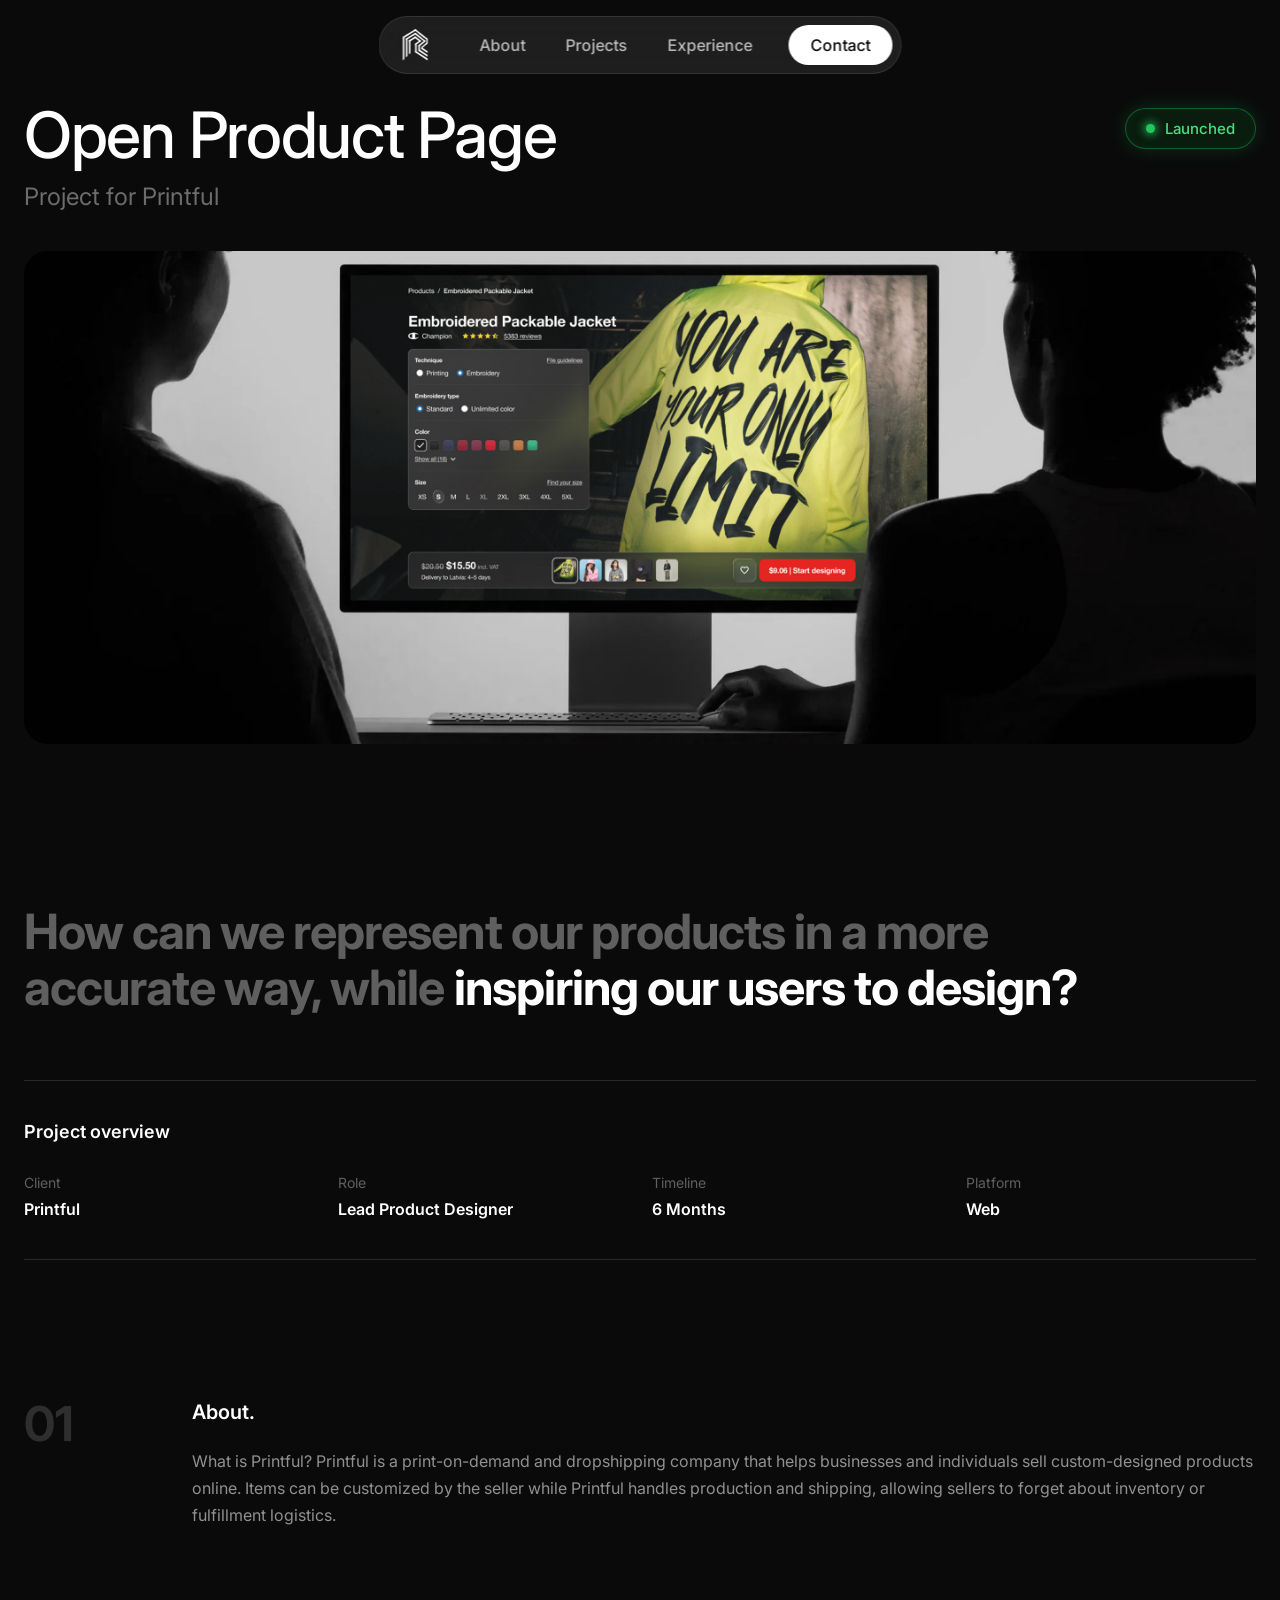
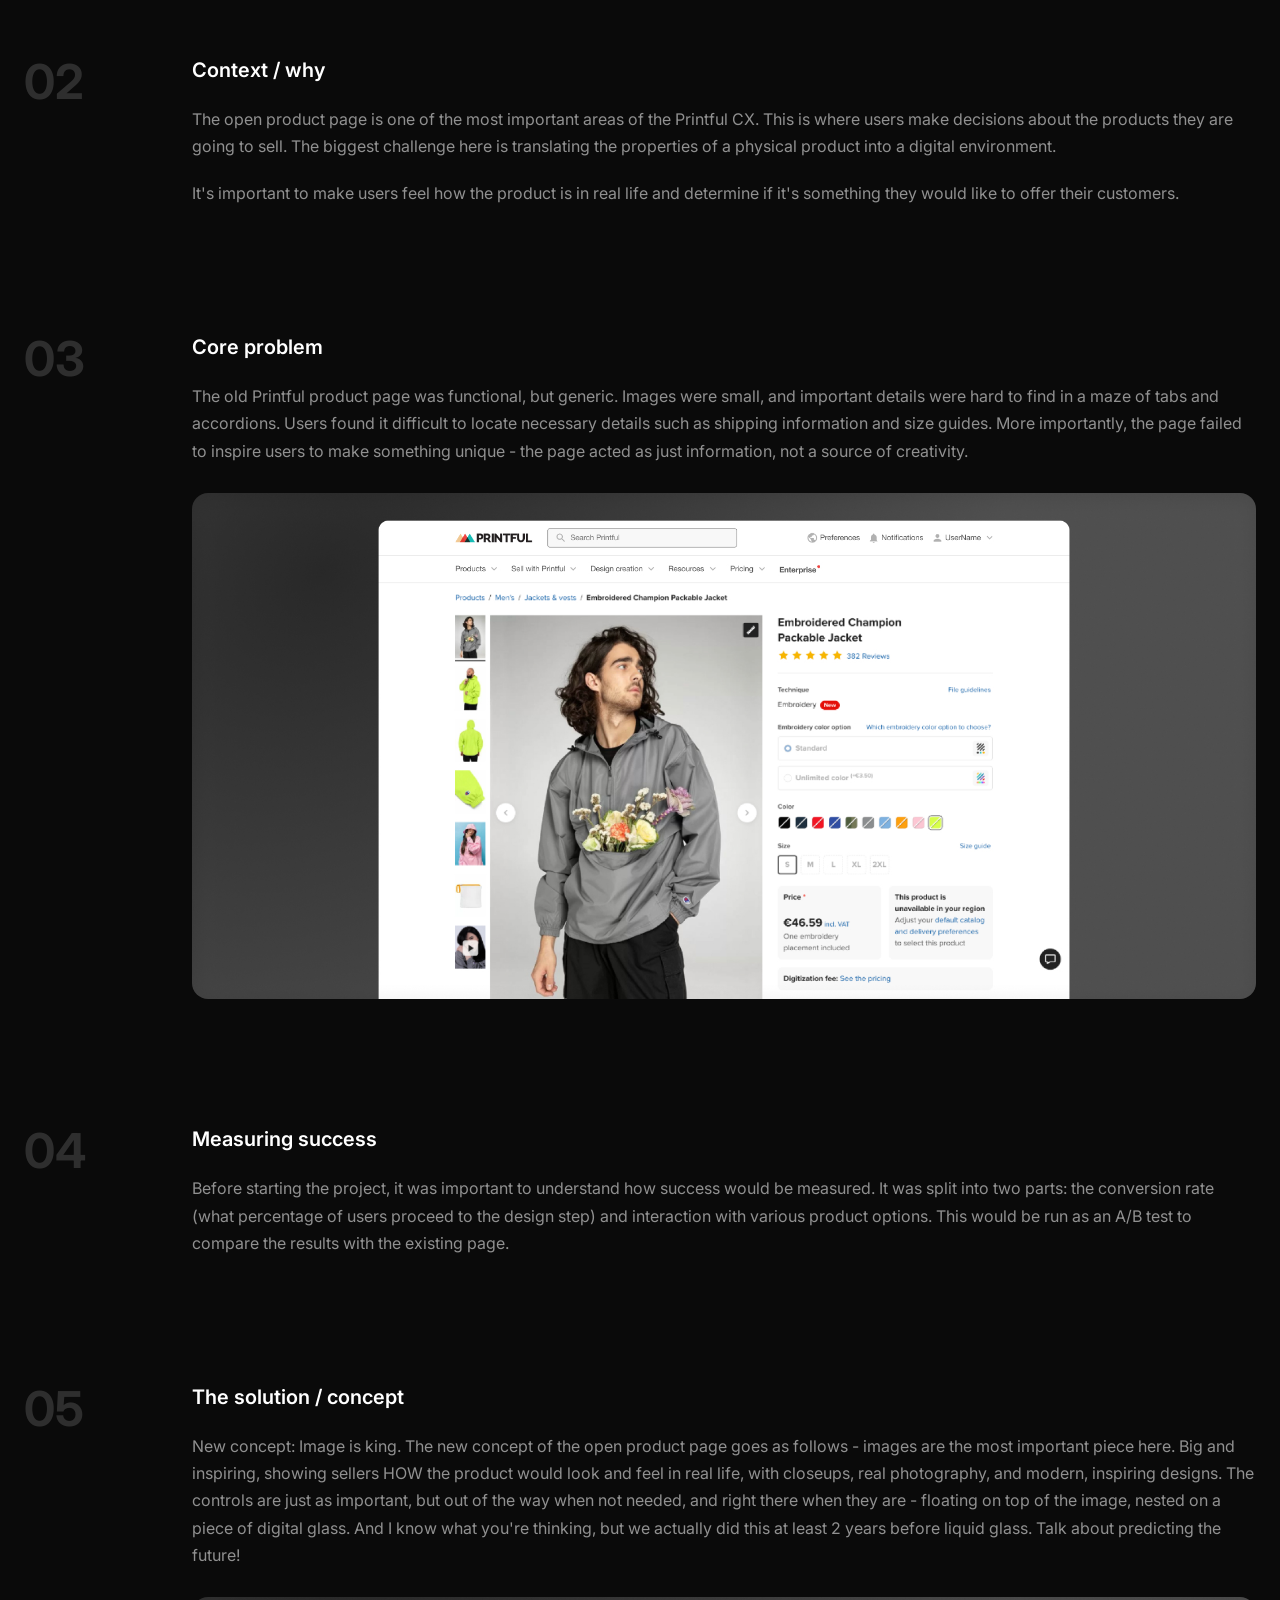
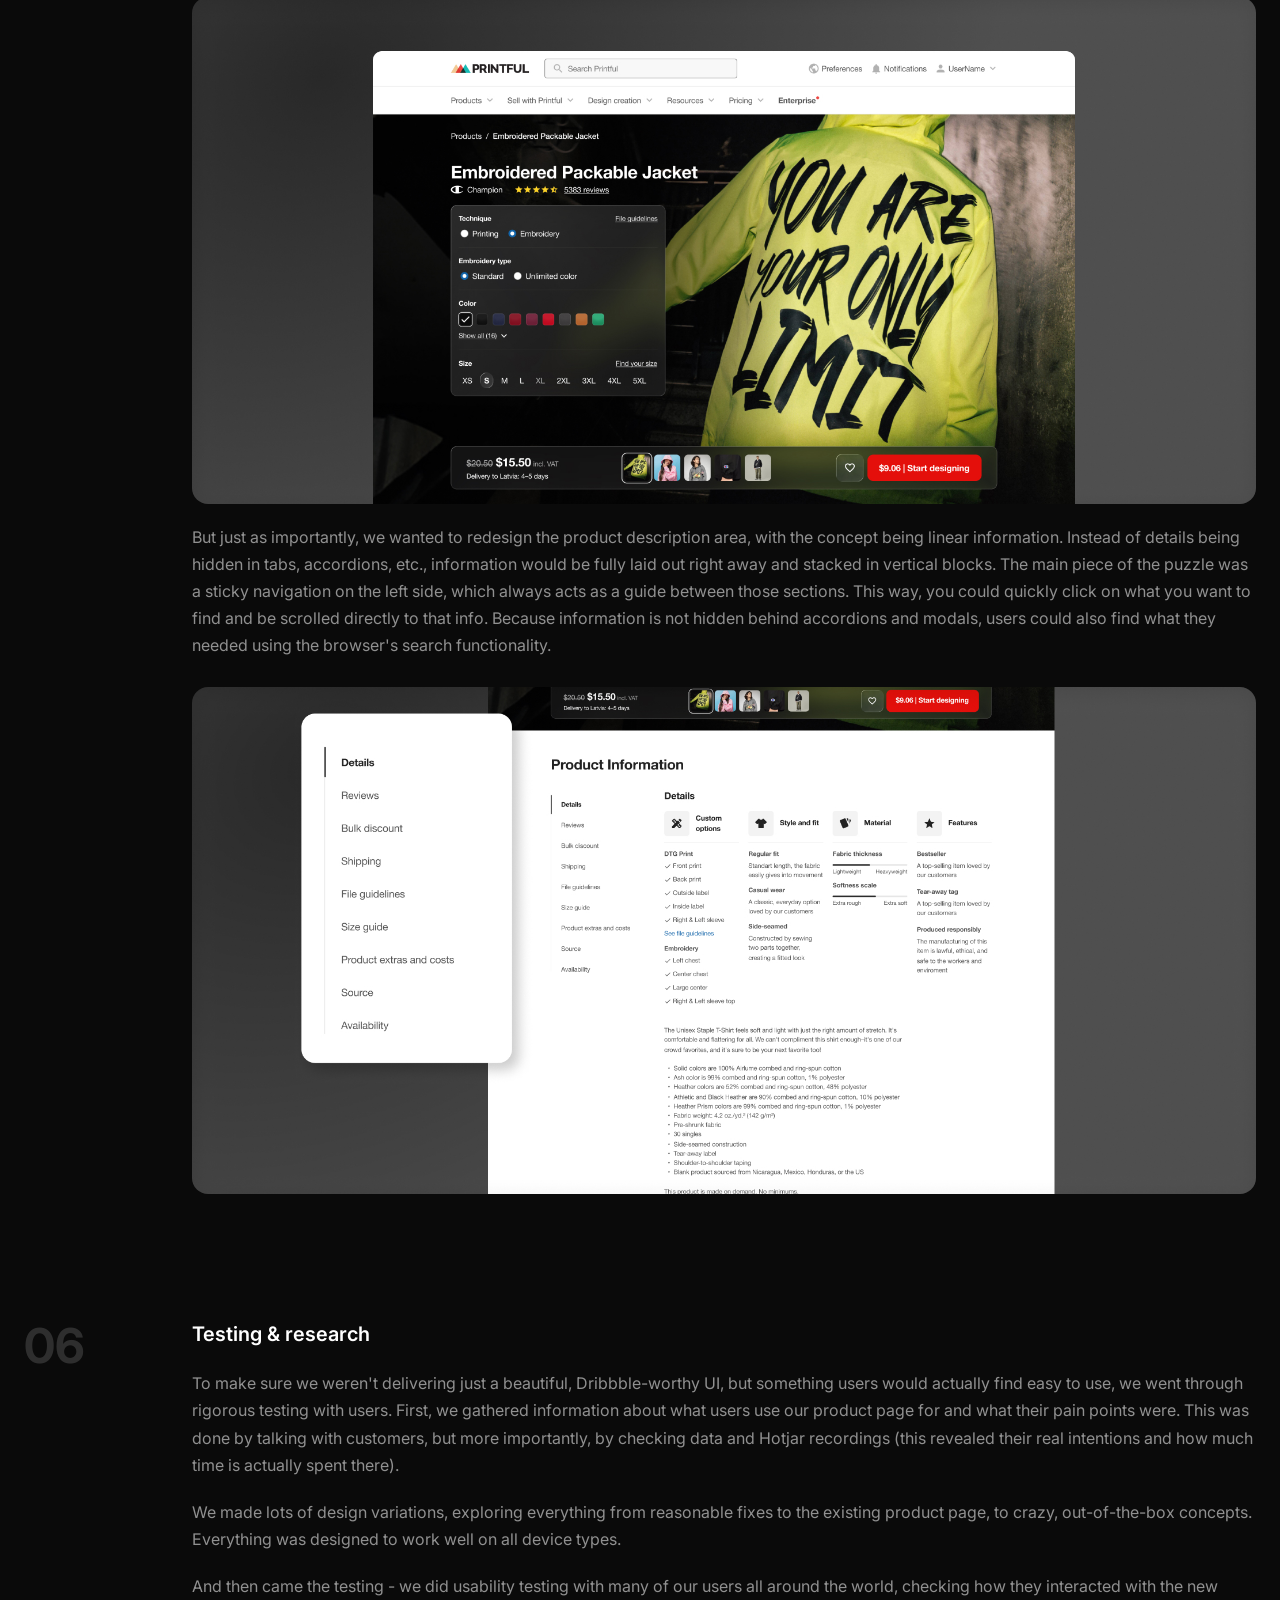
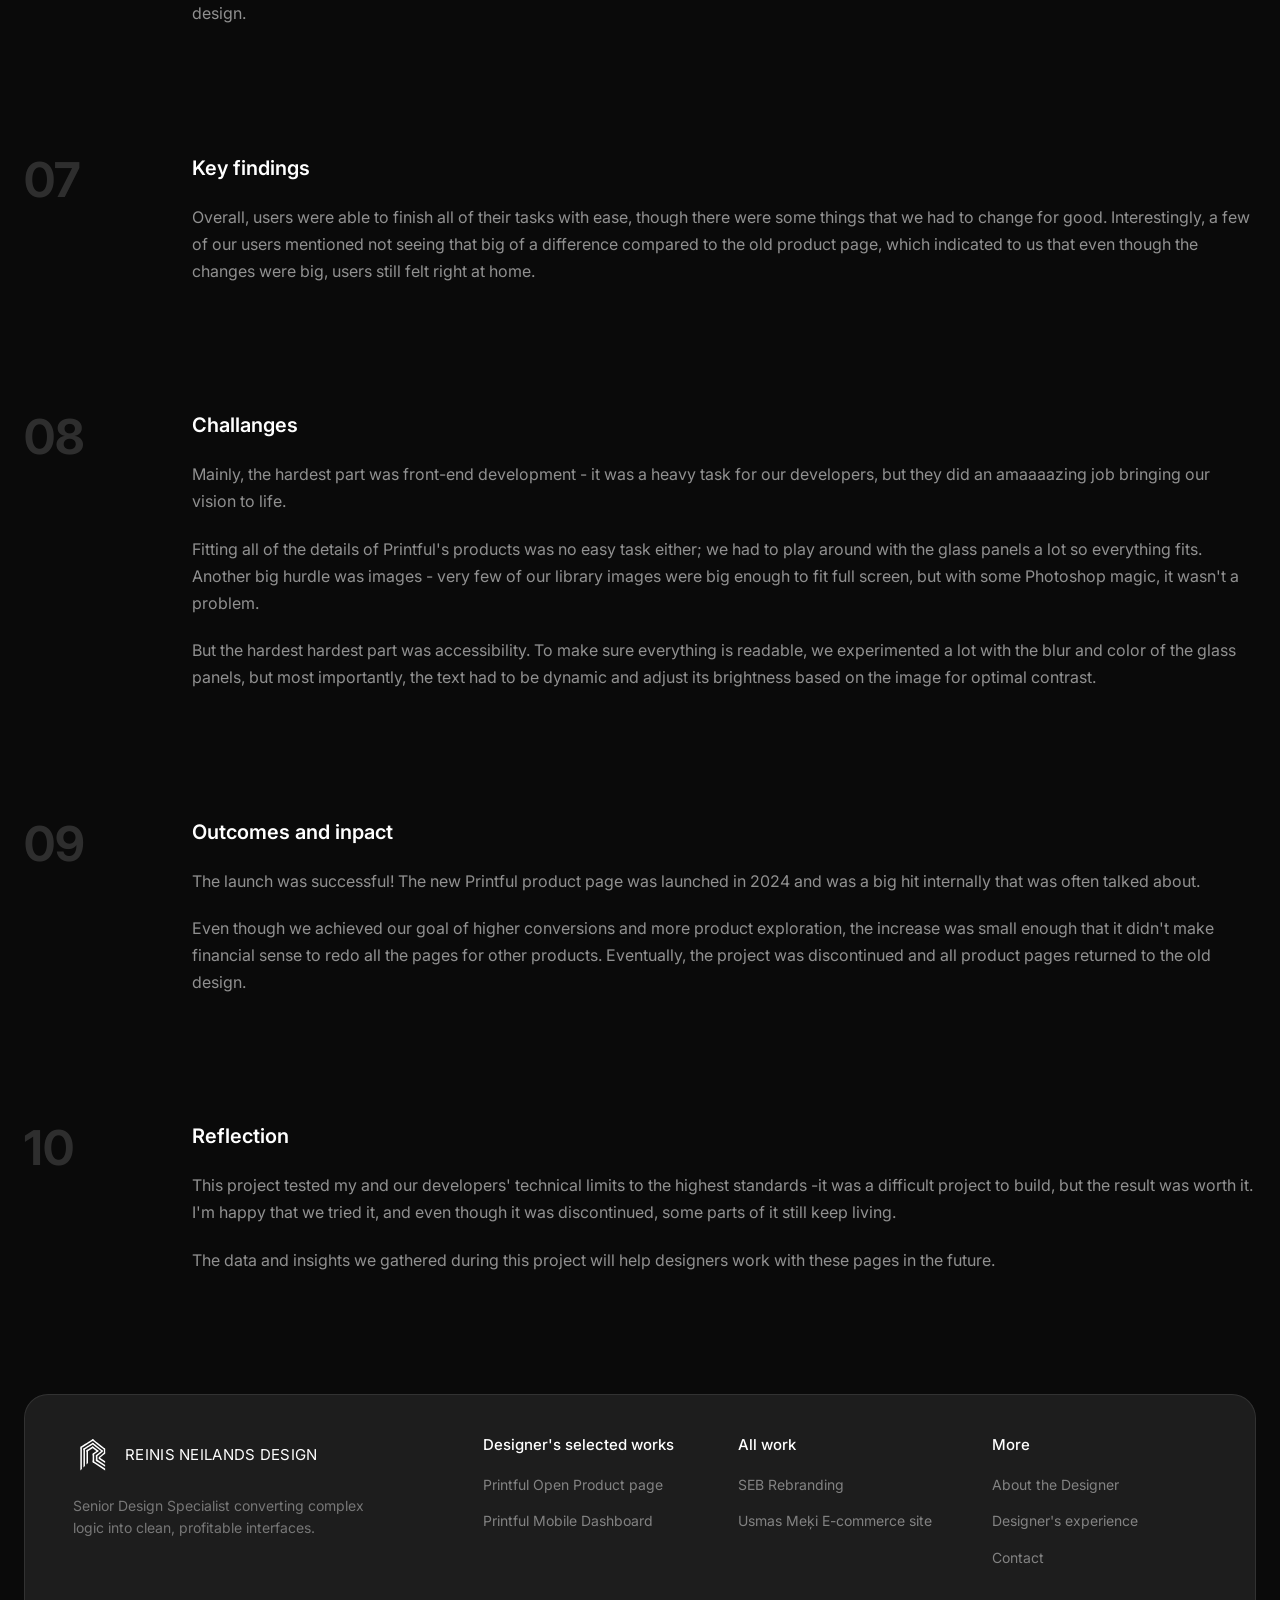
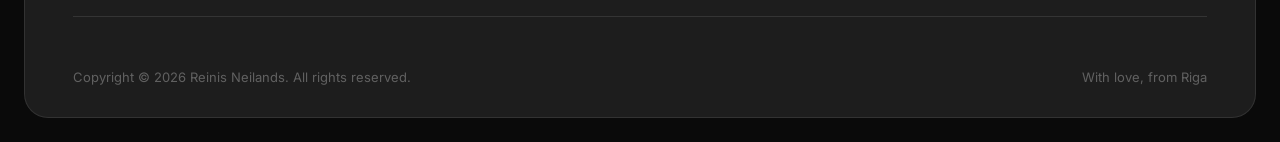
<file: printful_opp/index.html>
<!DOCTYPE html>
<html lang="en">
<head>
  <meta charset="UTF-8" />
  <meta name="viewport" content="width=device-width, initial-scale=1.0" />
  <title>Open Product Page — Printful · Reinis Neilands</title>
  <link rel="preconnect" href="https://fonts.googleapis.com" />
  <link rel="preconnect" href="https://fonts.gstatic.com" crossorigin />
  <link href="https://fonts.googleapis.com/css2?family=Inter:wght@400;500;600;700&display=swap" rel="stylesheet" />
  <link rel="stylesheet" href="../styles.css?v=17" />
  <link rel="stylesheet" href="../project.css" />
</head>
<body>
  <div class="scroll-progress" id="scrollProgress"></div>

  <!-- Header (same as homepage) -->
  <header class="nav-wrap">
    <nav class="nav">
      <a href="https://reinisneilands.lv" class="nav__logo">
        <img src="../assets/Logo.svg" alt="Reinis logo" width="28" height="28" />
      </a>
      <ul class="nav__links">
        <li><a href="../index.html#about">About</a></li>
        <li><a href="../index.html#projects">Projects</a></li>
        <li><a href="../index.html#experience">Experience</a></li>
      </ul>
      <a href="https://www.linkedin.com/in/reinisneilands/" target="_blank" rel="noopener" class="nav__cta">Contact</a>
    </nav>
  </header>

  <!-- Project Hero -->
  <section class="project-hero">
    <div class="project-hero__top">
      <div class="project-hero__titles">
        <h1 class="project-hero__heading">Open Product Page</h1>
        <p class="project-hero__subtitle">Project for Printful</p>
      </div>
      <div class="project-hero__badge">
        <span class="project-hero__badge-dot"></span>
        Launched
      </div>
    </div>

    <div class="project-hero__image">
      <img src="Main Image.jpg" alt="Open Product Page" style="width:100%;height:100%;object-fit:cover;display:block;border-radius:24px;" />
    </div>
  </section>

  <!-- Project Summary -->
  <section class="project-summary">
    <h2 class="project-summary__question">
      <span class="project-summary__question--muted">How can we represent our products in a more accurate way, while </span>inspiring our users to design?
    </h2>

    <div class="project-summary__divider"></div>

    <div class="project-summary__overview">
      <h3 class="project-summary__overview-title">Project overview</h3>
      <div class="project-summary__meta">
        <div class="project-summary__meta-item">
          <span class="project-summary__meta-label">Client</span>
          <span class="project-summary__meta-value">Printful</span>
        </div>
        <div class="project-summary__meta-item">
          <span class="project-summary__meta-label">Role</span>
          <span class="project-summary__meta-value">Lead Product Designer</span>
        </div>
        <div class="project-summary__meta-item">
          <span class="project-summary__meta-label">Timeline</span>
          <span class="project-summary__meta-value">6 Months</span>
        </div>
        <div class="project-summary__meta-item">
          <span class="project-summary__meta-label">Platform</span>
          <span class="project-summary__meta-value">Web</span>
        </div>
      </div>
    </div>

    <div class="project-summary__divider"></div>
  </section>

  <!-- Case Study Content -->
  <section class="case-study">
    <div class="case-study__section" id="cs-01">
      <div class="case-study__num">01</div>
      <div class="case-study__body">
        <h3 class="case-study__title">About.</h3>
        <p class="case-study__text">What is Printful? Printful is a print-on-demand and dropshipping company that helps businesses and individuals sell custom-designed products online. Items can be customized by the seller while Printful handles production and shipping, allowing sellers to forget about inventory or fulfillment logistics.</p>
      </div>
    </div>

    <div class="case-study__section" id="cs-02">
      <div class="case-study__num">02</div>
      <div class="case-study__body">
        <h3 class="case-study__title">Context / why</h3>
        <p class="case-study__text">The open product page is one of the most important areas of the Printful CX. This is where users make decisions about the products they are going to sell. The biggest challenge here is translating the properties of a physical product into a digital environment.</p>
        <p class="case-study__text">It's important to make users feel how the product is in real life and determine if it's something they would like to offer their customers.</p>
      </div>
    </div>

    <div class="case-study__section" id="cs-03">
      <div class="case-study__num">03</div>
      <div class="case-study__body">
        <h3 class="case-study__title">Core problem</h3>
        <p class="case-study__text">The old Printful product page was functional, but generic. Images were small, and important details were hard to find in a maze of tabs and accordions. Users found it difficult to locate necessary details such as shipping information and size guides. More importantly, the page failed to inspire users to make something unique - the page acted as just information, not a source of creativity.</p>
        <div class="case-study__image-wrap">
          <img src="03_core_problem.jpg" alt="Core problem" class="case-study__image" />
        </div>
      </div>
    </div>

    <div class="case-study__section" id="cs-04">
      <div class="case-study__num">04</div>
      <div class="case-study__body">
        <h3 class="case-study__title">Measuring success</h3>
        <p class="case-study__text">Before starting the project, it was important to understand how success would be measured. It was split into two parts: the conversion rate (what percentage of users proceed to the design step) and interaction with various product options. This would be run as an A/B test to compare the results with the existing page.</p>
      </div>
    </div>

    <div class="case-study__section" id="cs-05">
      <div class="case-study__num">05</div>
      <div class="case-study__body">
        <h3 class="case-study__title">The solution / concept</h3>
        <p class="case-study__text">New concept: Image is king. The new concept of the open product page goes as follows - images are the most important piece here. Big and inspiring, showing sellers HOW the product would look and feel in real life, with closeups, real photography, and modern, inspiring designs. The controls are just as important, but out of the way when not needed, and right there when they are - floating on top of the image, nested on a piece of digital glass. And I know what you're thinking, but we actually did this at least 2 years before liquid glass. Talk about predicting the future!</p>
        <div class="case-study__image-wrap">
          <img src="05_the_concept.jpg" alt="The concept" class="case-study__image" />
        </div>
        <p class="case-study__text">But just as importantly, we wanted to redesign the product description area, with the concept being linear information. Instead of details being hidden in tabs, accordions, etc., information would be fully laid out right away and stacked in vertical blocks. The main piece of the puzzle was a sticky navigation on the left side, which always acts as a guide between those sections. This way, you could quickly click on what you want to find and be scrolled directly to that info. Because information is not hidden behind accordions and modals, users could also find what they needed using the browser's search functionality.</p>
        <div class="case-study__image-wrap">
          <img src="05.1_the_concept.jpg" alt="The concept detail" class="case-study__image" />
        </div>
      </div>
    </div>

    <div class="case-study__section" id="cs-06">
      <div class="case-study__num">06</div>
      <div class="case-study__body">
        <h3 class="case-study__title">Testing &amp; research</h3>
        <p class="case-study__text">To make sure we weren't delivering just a beautiful, Dribbble-worthy UI, but something users would actually find easy to use, we went through rigorous testing with users. First, we gathered information about what users use our product page for and what their pain points were. This was done by talking with customers, but more importantly, by checking data and Hotjar recordings (this revealed their real intentions and how much time is actually spent there).</p>
        <p class="case-study__text">We made lots of design variations, exploring everything from reasonable fixes to the existing product page, to crazy, out-of-the-box concepts. Everything was designed to work well on all device types.</p>
        <p class="case-study__text">And then came the testing - we did usability testing with many of our users all around the world, checking how they interacted with the new design.</p>
      </div>
    </div>

    <div class="case-study__section" id="cs-07">
      <div class="case-study__num">07</div>
      <div class="case-study__body">
        <h3 class="case-study__title">Key findings</h3>
        <p class="case-study__text">Overall, users were able to finish all of their tasks with ease, though there were some things that we had to change for good. Interestingly, a few of our users mentioned not seeing that big of a difference compared to the old product page, which indicated to us that even though the changes were big, users still felt right at home.</p>
      </div>
    </div>

    <div class="case-study__section" id="cs-08">
      <div class="case-study__num">08</div>
      <div class="case-study__body">
        <h3 class="case-study__title">Challanges</h3>
        <p class="case-study__text">Mainly, the hardest part was front-end development - it was a heavy task for our developers, but they did an amaaaazing job bringing our vision to life.</p>
        <p class="case-study__text">Fitting all of the details of Printful's products was no easy task either; we had to play around with the glass panels a lot so everything fits. Another big hurdle was images - very few of our library images were big enough to fit full screen, but with some Photoshop magic, it wasn't a problem.</p>
        <p class="case-study__text">But the hardest hardest part was accessibility. To make sure everything is readable, we experimented a lot with the blur and color of the glass panels, but most importantly, the text had to be dynamic and adjust its brightness based on the image for optimal contrast.</p>
      </div>
    </div>

    <div class="case-study__section" id="cs-09">
      <div class="case-study__num">09</div>
      <div class="case-study__body">
        <h3 class="case-study__title">Outcomes and inpact</h3>
        <p class="case-study__text">The launch was successful! The new Printful product page was launched in 2024 and was a big hit internally that was often talked about.</p>
        <p class="case-study__text">Even though we achieved our goal of higher conversions and more product exploration, the increase was small enough that it didn't make financial sense to redo all the pages for other products. Eventually, the project was discontinued and all product pages returned to the old design.</p>
      </div>
    </div>

    <div class="case-study__section" id="cs-10">
      <div class="case-study__num">10</div>
      <div class="case-study__body">
        <h3 class="case-study__title">Reflection</h3>
        <p class="case-study__text">This project tested my and our developers' technical limits to the highest standards -it was a difficult project to build, but the result was worth it. I'm happy that we tried it, and even though it was discontinued, some parts of it still keep living.</p>
        <p class="case-study__text">The data and insights we gathered during this project will help designers work with these pages in the future.</p>
      </div>
    </div>
  </section>

  <!-- Footer (same as homepage) -->
  <footer class="footer">
    <div class="footer__card">
      <div class="footer__brand">
        <a href="https://reinisneilands.lv" class="footer__brand-top">
          <img src="../assets/Logo.svg" alt="Logo" class="footer__logo" />
          <span class="footer__name">REINIS NEILANDS DESIGN</span>
        </a>
        <p class="footer__tagline">Senior Design Specialist converting complex<br>logic into clean, profitable interfaces.</p>
      </div>

      <div class="footer__links-group">
        <div class="footer__col">
          <h4 class="footer__col-title">Designer's selected works</h4>
          <ul class="footer__links">
            <li><a href="../printful_opp/">Printful Open Product page</a></li>
            <li><a href="../printful_dashboard/">Printful Mobile Dashboard</a></li>
          </ul>
        </div>

        <div class="footer__col">
          <h4 class="footer__col-title">All work</h4>
          <ul class="footer__links">
            <li><a href="../seb_rebrand/">SEB Rebranding</a></li>
            <li><a href="../usmas_meki/">Usmas Meķi E-commerce site</a></li>
          </ul>
        </div>

        <div class="footer__col">
          <h4 class="footer__col-title">More</h4>
          <ul class="footer__links">
            <li><a href="../index.html#about">About the Designer</a></li>
            <li><a href="../index.html#experience">Designer's experience</a></li>
            <li><a href="https://www.linkedin.com/in/reinisneilands/" target="_blank" rel="noopener">Contact</a></li>
          </ul>
        </div>
      </div>

      <div class="footer__divider"></div>

      <div class="footer__bottom">
        <span>Copyright © 2026 Reinis Neilands. All rights reserved.</span>
        <span>With love, from Riga</span>
      </div>
    </div>
  </footer>
  <script>
    const bar = document.getElementById('scrollProgress');
    window.addEventListener('scroll', () => {
      const doc = document.documentElement;
      const scrolled = doc.scrollTop / (doc.scrollHeight - doc.clientHeight);
      bar.style.width = (scrolled * 100) + '%';
    });
  </script>

  <nav class="bottom-nav">
    <div class="bottom-nav__pill">
      <a href="../" class="bottom-nav__item">
        <svg width="22" height="22" viewBox="0 0 22 22" fill="none" xmlns="http://www.w3.org/2000/svg"><path d="M2.5 9.8L11 2L19.5 9.8V20H14V14H8V20H2.5V9.8Z" stroke="currentColor" stroke-width="1.5" stroke-linecap="round" stroke-linejoin="round"/></svg>
        <span>Home</span>
      </a>
      <a href="../index.html#projects" class="bottom-nav__item">
        <svg width="22" height="22" viewBox="0 0 22 22" fill="none" xmlns="http://www.w3.org/2000/svg"><path d="M5 3H17C17.5523 3 18 3.44772 18 4V20L11 16L4 20V4C4 3.44772 4.44772 3 5 3Z" stroke="currentColor" stroke-width="1.5" stroke-linecap="round" stroke-linejoin="round"/></svg>
        <span>Projects</span>
      </a>
      <a href="../index.html#experience" class="bottom-nav__item">
        <svg width="22" height="22" viewBox="0 0 22 22" fill="none" xmlns="http://www.w3.org/2000/svg"><circle cx="11" cy="14" r="5" stroke="currentColor" stroke-width="1.5"/><path d="M7.5 9.5L5 3H17L14.5 9.5" stroke="currentColor" stroke-width="1.5" stroke-linecap="round" stroke-linejoin="round"/></svg>
        <span>Experience</span>
      </a>
    </div>
    <a href="https://www.linkedin.com/in/reinisneilands/" target="_blank" rel="noopener" class="bottom-nav__contact">
      <svg width="22" height="22" viewBox="0 0 22 22" fill="none" xmlns="http://www.w3.org/2000/svg"><circle cx="11" cy="11" r="3" stroke="currentColor" stroke-width="1.5"/><path d="M14 11C14 12.6569 15.3431 14 17 14C17 14 18.5 12 18.5 11C18.5 6.30558 15.1944 3 11 3C6.30558 3 3 6.30558 3 11C3 15.6944 6.30558 19 11 19C13.2 19 15 18.2 16.5 16.5" stroke="currentColor" stroke-width="1.5" stroke-linecap="round"/></svg>
      <span>Contact</span>
    </a>
  </nav>
  <script src="../animations.js"></script>
</body>
</html>
</file>
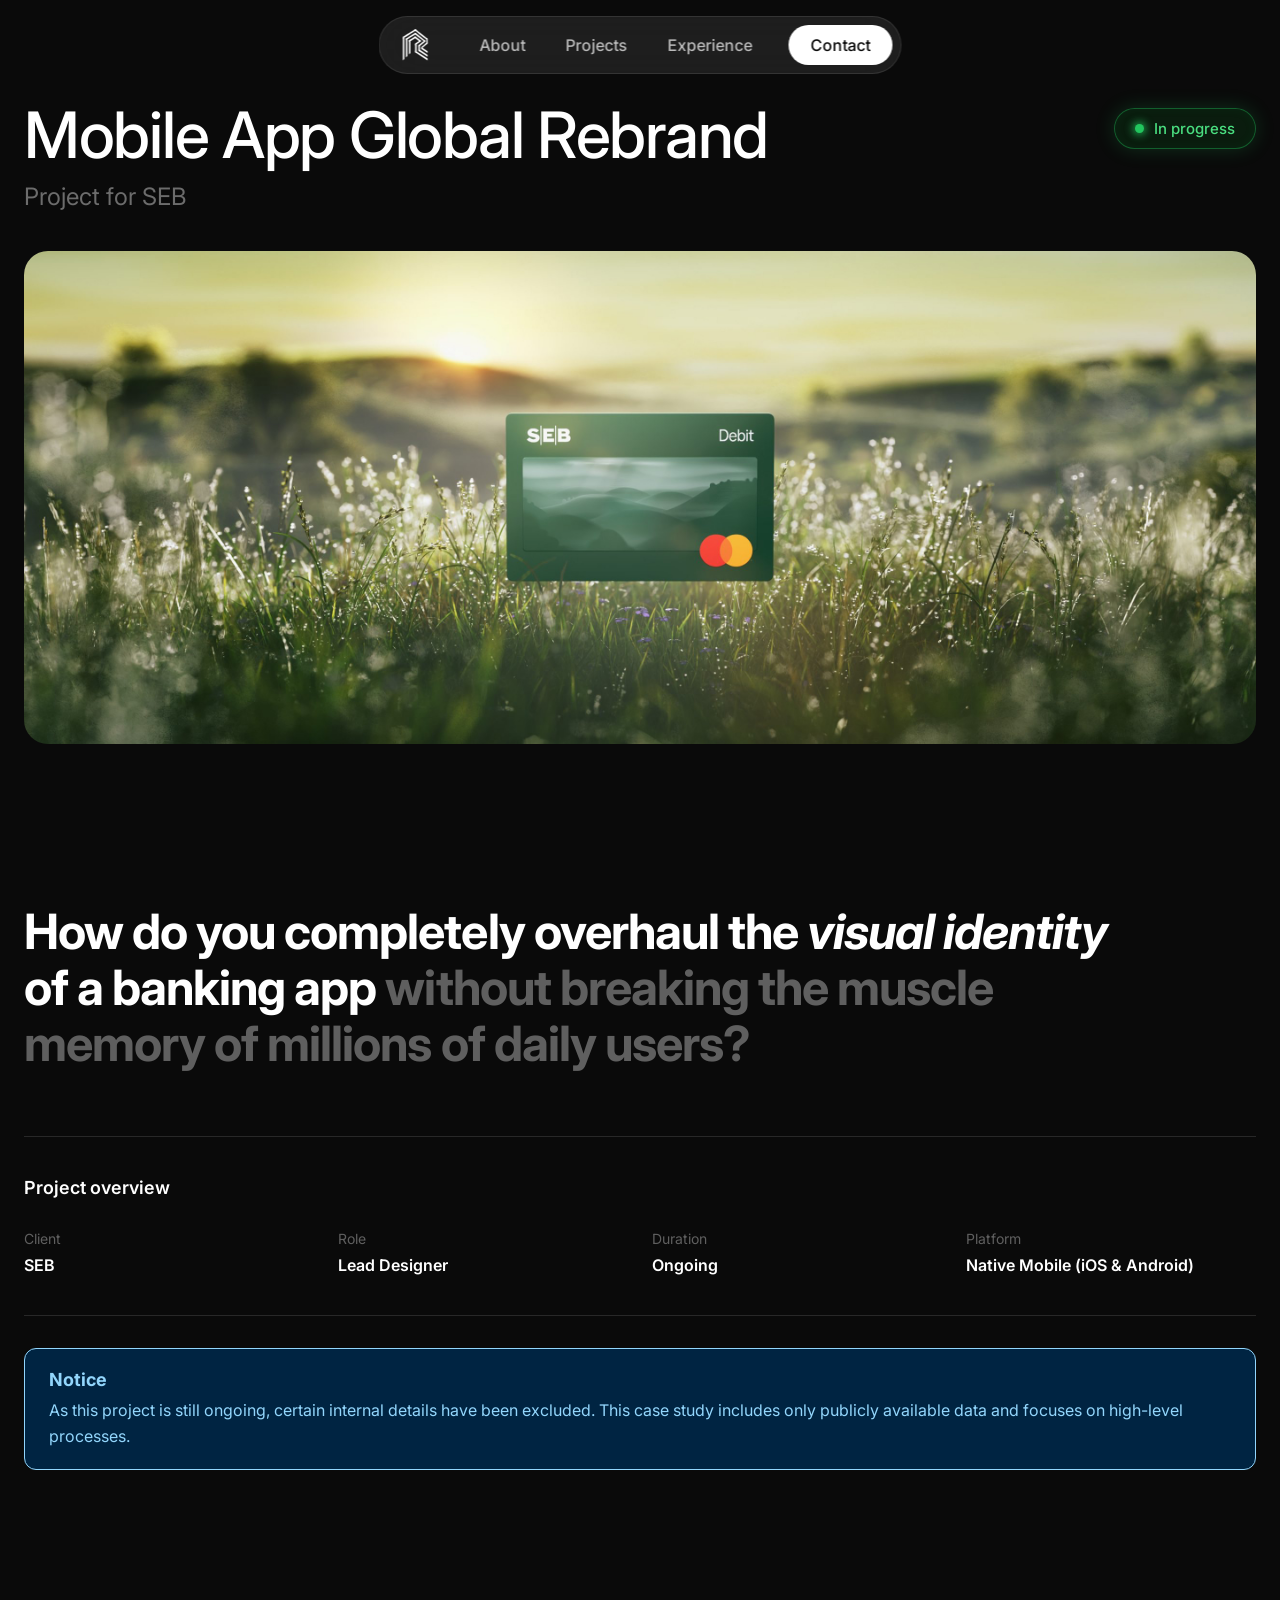
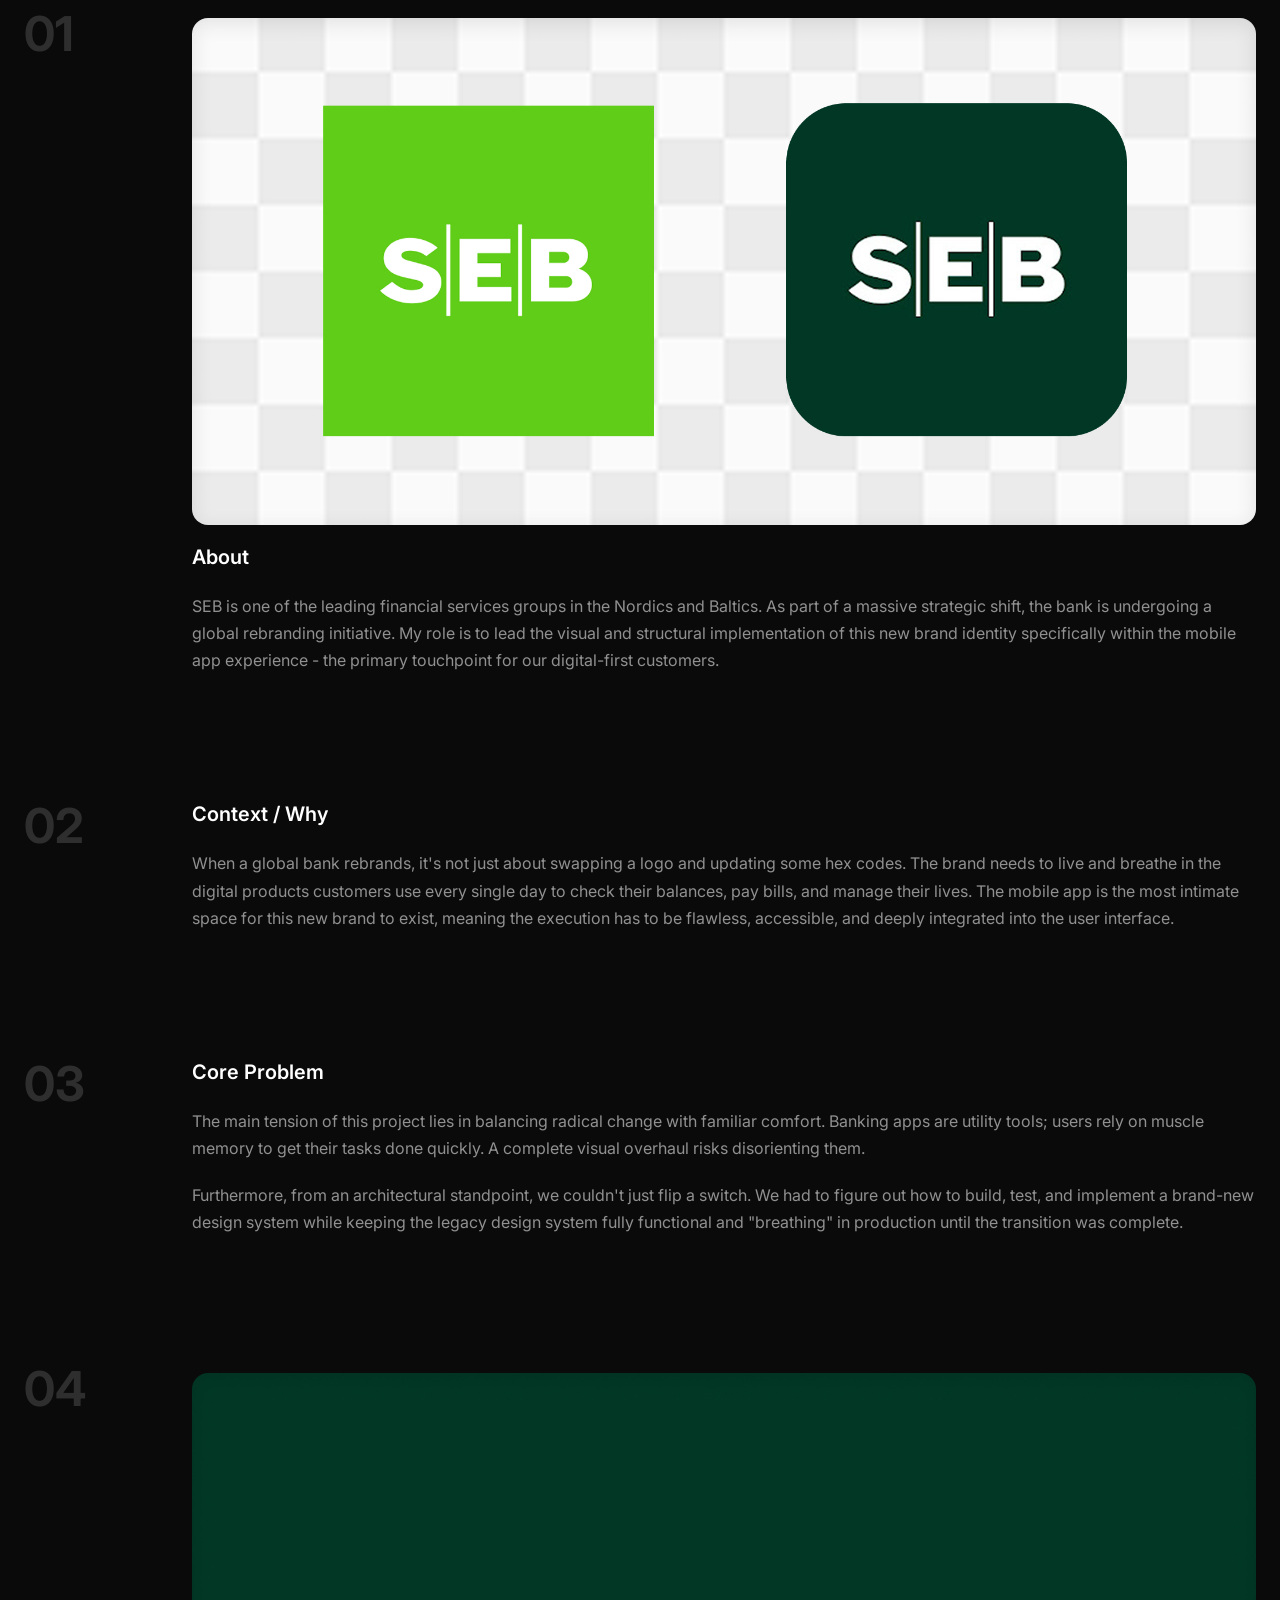
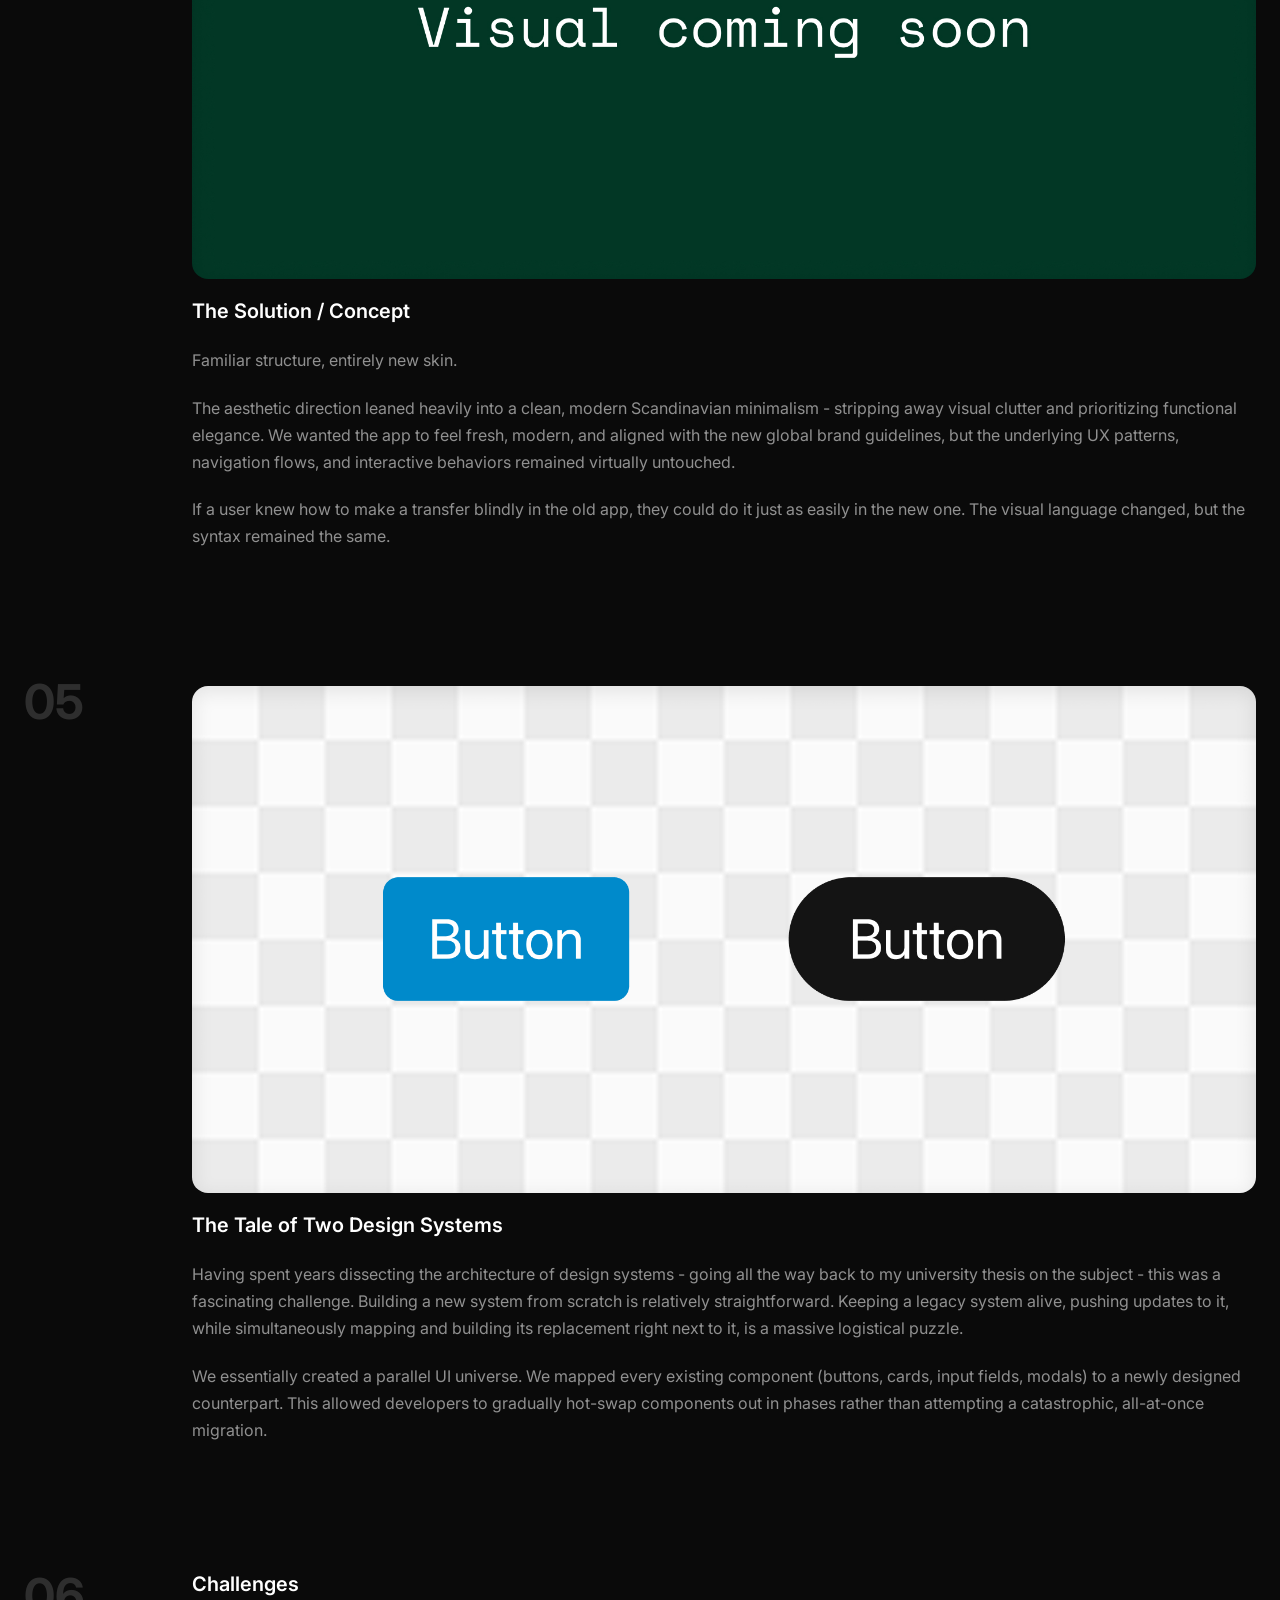
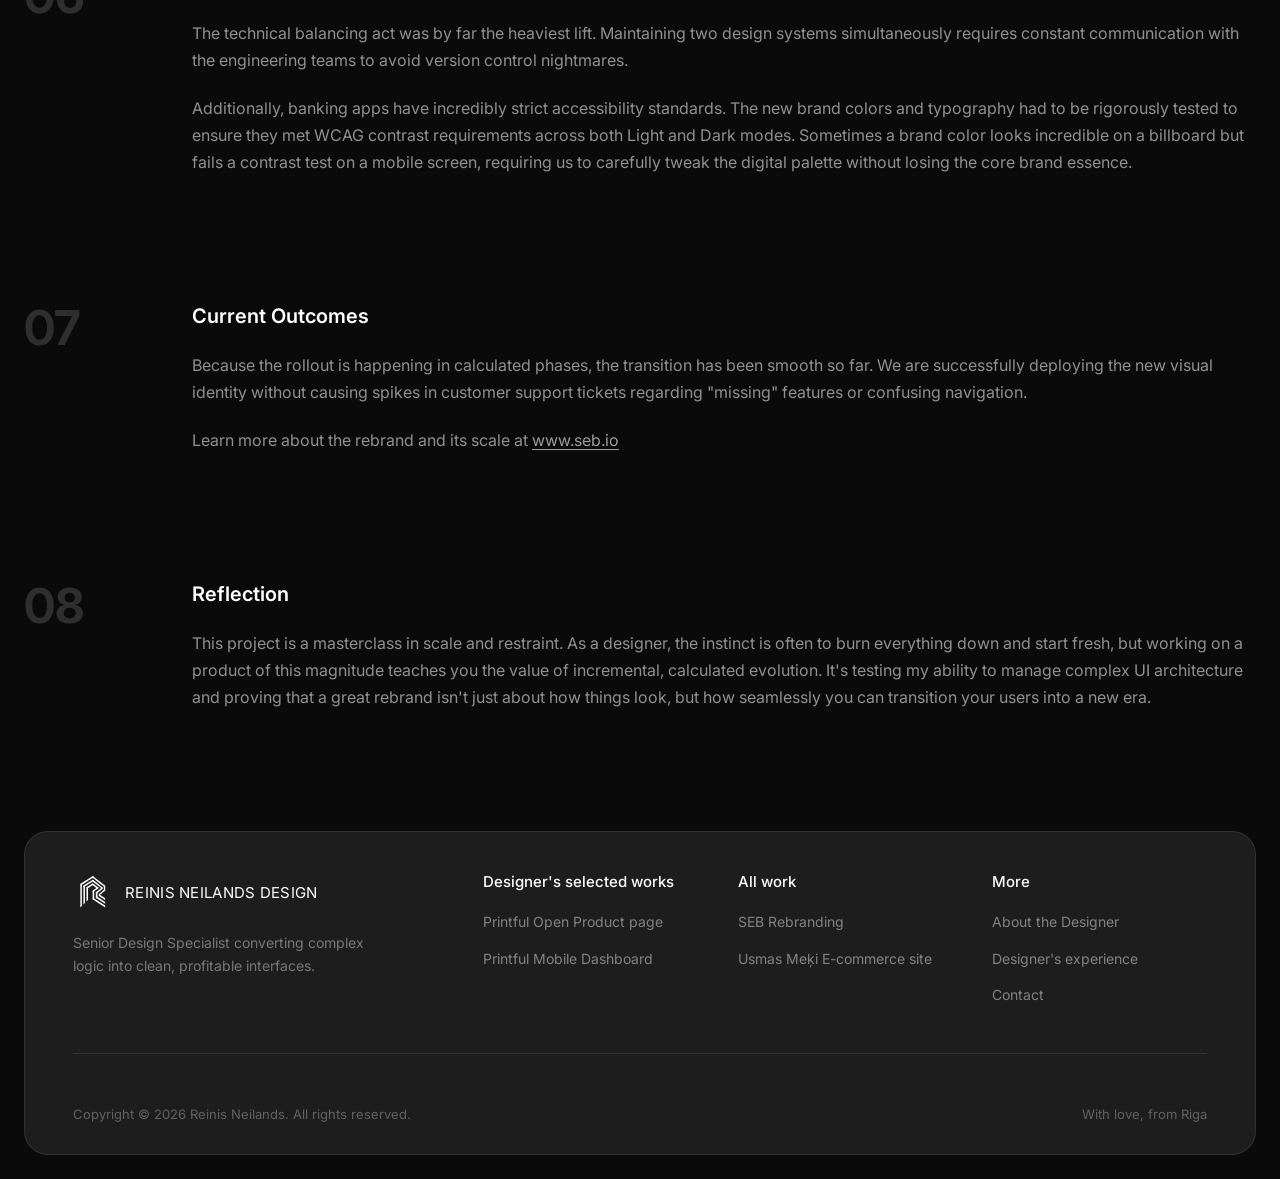
<file: seb_rebrand/index.html>
<!DOCTYPE html>
<html lang="en">
<head>
  <meta charset="UTF-8" />
  <meta name="viewport" content="width=device-width, initial-scale=1.0" />
  <title>Mobile App Global Rebrand · Reinis Neilands</title>
  <link rel="preconnect" href="https://fonts.googleapis.com" />
  <link rel="preconnect" href="https://fonts.gstatic.com" crossorigin />
  <link href="https://fonts.googleapis.com/css2?family=Inter:wght@400;500;600;700&display=swap" rel="stylesheet" />
  <link rel="stylesheet" href="../styles.css?v=17" />
  <link rel="stylesheet" href="../project.css" />
</head>
<body>
  <div class="scroll-progress" id="scrollProgress"></div>

  <!-- Header -->
  <header class="nav-wrap">
    <nav class="nav">
      <a href="https://reinisneilands.lv" class="nav__logo">
        <img src="../assets/Logo.svg" alt="Reinis logo" width="28" height="28" />
      </a>
      <ul class="nav__links">
        <li><a href="../index.html#about">About</a></li>
        <li><a href="../index.html#projects">Projects</a></li>
        <li><a href="../index.html#experience">Experience</a></li>
      </ul>
      <a href="https://www.linkedin.com/in/reinisneilands/" target="_blank" rel="noopener" class="nav__cta">Contact</a>
    </nav>
  </header>

  <!-- Project Hero -->
  <section class="project-hero">
    <div class="project-hero__top">
      <div class="project-hero__titles">
        <h1 class="project-hero__heading">Mobile App Global Rebrand</h1>
        <p class="project-hero__subtitle">Project for SEB</p>
      </div>
      <div class="project-hero__badge project-hero__badge--ongoing">
        <span class="project-hero__badge-dot project-hero__badge-dot--ongoing"></span>
        In progress
      </div>
    </div>

    <div class="project-hero__image">
      <img src="Main Image.jpg" alt="Mobile App Global Rebrand" style="width:100%;height:100%;object-fit:cover;display:block;border-radius:24px;" />
    </div>
  </section>

  <!-- Intro Statement -->
  <section class="project-summary">
    <h2 class="project-summary__question">
      How do you completely overhaul the <span style="font-style:italic;">visual identity</span> of a banking app <span class="project-summary__question--muted">without breaking the muscle memory of millions of daily users?</span>
    </h2>

    <div class="project-summary__divider"></div>

    <div class="project-summary__overview">
      <h3 class="project-summary__overview-title">Project overview</h3>
      <div class="project-summary__meta">
        <div class="project-summary__meta-item">
          <span class="project-summary__meta-label">Client</span>
          <span class="project-summary__meta-value">SEB</span>
        </div>
        <div class="project-summary__meta-item">
          <span class="project-summary__meta-label">Role</span>
          <span class="project-summary__meta-value">Lead Designer</span>
        </div>
        <div class="project-summary__meta-item">
          <span class="project-summary__meta-label">Duration</span>
          <span class="project-summary__meta-value">Ongoing</span>
        </div>
        <div class="project-summary__meta-item">
          <span class="project-summary__meta-label">Platform</span>
          <span class="project-summary__meta-value">Native Mobile (iOS &amp; Android)</span>
        </div>
      </div>
    </div>

    <div class="project-summary__divider"></div>

    <div class="project-summary__notice">
      <span class="project-summary__notice-label">Notice</span>
      <p class="project-summary__notice-text">As this project is still ongoing, certain internal details have been excluded. This case study includes only publicly available data and focuses on high-level processes.</p>
    </div>
  </section>

  <!-- Case Study Content -->
  <section class="case-study">

    <div class="case-study__section" id="cs-01">
      <div class="case-study__num">01</div>
      <div class="case-study__body">
        <div class="case-study__image-wrap">
          <img src="01_about.jpg" alt="About SEB" class="case-study__image" />
        </div>
        <h3 class="case-study__title">About</h3>
        <p class="case-study__text">SEB is one of the leading financial services groups in the Nordics and Baltics. As part of a massive strategic shift, the bank is undergoing a global rebranding initiative. My role is to lead the visual and structural implementation of this new brand identity specifically within the mobile app experience - the primary touchpoint for our digital-first customers.</p>
      </div>
    </div>

    <div class="case-study__section" id="cs-02">
      <div class="case-study__num">02</div>
      <div class="case-study__body">
        <h3 class="case-study__title">Context / Why</h3>
        <p class="case-study__text">When a global bank rebrands, it's not just about swapping a logo and updating some hex codes. The brand needs to live and breathe in the digital products customers use every single day to check their balances, pay bills, and manage their lives. The mobile app is the most intimate space for this new brand to exist, meaning the execution has to be flawless, accessible, and deeply integrated into the user interface.</p>
      </div>
    </div>

    <div class="case-study__section" id="cs-03">
      <div class="case-study__num">03</div>
      <div class="case-study__body">
        <h3 class="case-study__title">Core Problem</h3>
        <p class="case-study__text">The main tension of this project lies in balancing radical change with familiar comfort. Banking apps are utility tools; users rely on muscle memory to get their tasks done quickly. A complete visual overhaul risks disorienting them.</p>
        <p class="case-study__text">Furthermore, from an architectural standpoint, we couldn't just flip a switch. We had to figure out how to build, test, and implement a brand-new design system while keeping the legacy design system fully functional and "breathing" in production until the transition was complete.</p>
      </div>
    </div>

    <div class="case-study__section" id="cs-04">
      <div class="case-study__num">04</div>
      <div class="case-study__body">
        <div class="case-study__image-wrap">
          <img src="04_the_solution.jpg" alt="The Solution" class="case-study__image" />
        </div>
        <h3 class="case-study__title">The Solution / Concept</h3>
        <p class="case-study__text">Familiar structure, entirely new skin.</p>
        <p class="case-study__text">The aesthetic direction leaned heavily into a clean, modern Scandinavian minimalism - stripping away visual clutter and prioritizing functional elegance. We wanted the app to feel fresh, modern, and aligned with the new global brand guidelines, but the underlying UX patterns, navigation flows, and interactive behaviors remained virtually untouched.</p>
        <p class="case-study__text">If a user knew how to make a transfer blindly in the old app, they could do it just as easily in the new one. The visual language changed, but the syntax remained the same.</p>
      </div>
    </div>

    <div class="case-study__section" id="cs-05">
      <div class="case-study__num">05</div>
      <div class="case-study__body">
        <div class="case-study__image-wrap">
          <img src="05_design_systems.jpg" alt="The Tale of Two Design Systems" class="case-study__image" />
        </div>
        <h3 class="case-study__title">The Tale of Two Design Systems</h3>
        <p class="case-study__text">Having spent years dissecting the architecture of design systems - going all the way back to my university thesis on the subject - this was a fascinating challenge. Building a new system from scratch is relatively straightforward. Keeping a legacy system alive, pushing updates to it, while simultaneously mapping and building its replacement right next to it, is a massive logistical puzzle.</p>
        <p class="case-study__text">We essentially created a parallel UI universe. We mapped every existing component (buttons, cards, input fields, modals) to a newly designed counterpart. This allowed developers to gradually hot-swap components out in phases rather than attempting a catastrophic, all-at-once migration.</p>
      </div>
    </div>

    <div class="case-study__section" id="cs-06">
      <div class="case-study__num">06</div>
      <div class="case-study__body">
        <h3 class="case-study__title">Challenges</h3>
        <p class="case-study__text">The technical balancing act was by far the heaviest lift. Maintaining two design systems simultaneously requires constant communication with the engineering teams to avoid version control nightmares.</p>
        <p class="case-study__text">Additionally, banking apps have incredibly strict accessibility standards. The new brand colors and typography had to be rigorously tested to ensure they met WCAG contrast requirements across both Light and Dark modes. Sometimes a brand color looks incredible on a billboard but fails a contrast test on a mobile screen, requiring us to carefully tweak the digital palette without losing the core brand essence.</p>
      </div>
    </div>

    <div class="case-study__section" id="cs-07">
      <div class="case-study__num">07</div>
      <div class="case-study__body">
        <h3 class="case-study__title">Current Outcomes</h3>
        <p class="case-study__text">Because the rollout is happening in calculated phases, the transition has been smooth so far. We are successfully deploying the new visual identity without causing spikes in customer support tickets regarding "missing" features or confusing navigation.</p>
        <p class="case-study__text">Learn more about the rebrand and its scale at <a href="https://www.seb.io" target="_blank" rel="noopener" class="case-study__link">www.seb.io</a></p>
      </div>
    </div>

    <div class="case-study__section" id="cs-08">
      <div class="case-study__num">08</div>
      <div class="case-study__body">
        <h3 class="case-study__title">Reflection</h3>
        <p class="case-study__text">This project is a masterclass in scale and restraint. As a designer, the instinct is often to burn everything down and start fresh, but working on a product of this magnitude teaches you the value of incremental, calculated evolution. It's testing my ability to manage complex UI architecture and proving that a great rebrand isn't just about how things look, but how seamlessly you can transition your users into a new era.</p>
      </div>
    </div>

  </section>

  <!-- Footer -->
  <footer class="footer">
    <div class="footer__card">
      <div class="footer__brand">
        <a href="https://reinisneilands.lv" class="footer__brand-top">
          <img src="../assets/Logo.svg" alt="Logo" class="footer__logo" />
          <span class="footer__name">REINIS NEILANDS DESIGN</span>
        </a>
        <p class="footer__tagline">Senior Design Specialist converting complex<br>logic into clean, profitable interfaces.</p>
      </div>

      <div class="footer__links-group">
        <div class="footer__col">
          <h4 class="footer__col-title">Designer's selected works</h4>
          <ul class="footer__links">
            <li><a href="../printful_opp/">Printful Open Product page</a></li>
            <li><a href="../printful_dashboard/">Printful Mobile Dashboard</a></li>
          </ul>
        </div>

        <div class="footer__col">
          <h4 class="footer__col-title">All work</h4>
          <ul class="footer__links">
            <li><a href="../seb_rebrand/">SEB Rebranding</a></li>
            <li><a href="../usmas_meki/">Usmas Meķi E-commerce site</a></li>
          </ul>
        </div>

        <div class="footer__col">
          <h4 class="footer__col-title">More</h4>
          <ul class="footer__links">
            <li><a href="../index.html#about">About the Designer</a></li>
            <li><a href="../index.html#experience">Designer's experience</a></li>
            <li><a href="https://www.linkedin.com/in/reinisneilands/" target="_blank" rel="noopener">Contact</a></li>
          </ul>
        </div>
      </div>

      <div class="footer__divider"></div>

      <div class="footer__bottom">
        <span>Copyright © 2026 Reinis Neilands. All rights reserved.</span>
        <span>With love, from Riga</span>
      </div>
    </div>
  </footer>

  <script>
    const bar = document.getElementById('scrollProgress');
    window.addEventListener('scroll', () => {
      const doc = document.documentElement;
      const scrolled = doc.scrollTop / (doc.scrollHeight - doc.clientHeight);
      bar.style.width = (scrolled * 100) + '%';
    });
  </script>

  <nav class="bottom-nav">
    <div class="bottom-nav__pill">
      <a href="../" class="bottom-nav__item">
        <svg width="22" height="22" viewBox="0 0 22 22" fill="none" xmlns="http://www.w3.org/2000/svg"><path d="M2.5 9.8L11 2L19.5 9.8V20H14V14H8V20H2.5V9.8Z" stroke="currentColor" stroke-width="1.5" stroke-linecap="round" stroke-linejoin="round"/></svg>
        <span>Home</span>
      </a>
      <a href="../index.html#projects" class="bottom-nav__item">
        <svg width="22" height="22" viewBox="0 0 22 22" fill="none" xmlns="http://www.w3.org/2000/svg"><path d="M5 3H17C17.5523 3 18 3.44772 18 4V20L11 16L4 20V4C4 3.44772 4.44772 3 5 3Z" stroke="currentColor" stroke-width="1.5" stroke-linecap="round" stroke-linejoin="round"/></svg>
        <span>Projects</span>
      </a>
      <a href="../index.html#experience" class="bottom-nav__item">
        <svg width="22" height="22" viewBox="0 0 22 22" fill="none" xmlns="http://www.w3.org/2000/svg"><circle cx="11" cy="14" r="5" stroke="currentColor" stroke-width="1.5"/><path d="M7.5 9.5L5 3H17L14.5 9.5" stroke="currentColor" stroke-width="1.5" stroke-linecap="round" stroke-linejoin="round"/></svg>
        <span>Experience</span>
      </a>
    </div>
    <a href="https://www.linkedin.com/in/reinisneilands/" target="_blank" rel="noopener" class="bottom-nav__contact">
      <svg width="22" height="22" viewBox="0 0 22 22" fill="none" xmlns="http://www.w3.org/2000/svg"><circle cx="11" cy="11" r="3" stroke="currentColor" stroke-width="1.5"/><path d="M14 11C14 12.6569 15.3431 14 17 14C17 14 18.5 12 18.5 11C18.5 6.30558 15.1944 3 11 3C6.30558 3 3 6.30558 3 11C3 15.6944 6.30558 19 11 19C13.2 19 15 18.2 16.5 16.5" stroke="currentColor" stroke-width="1.5" stroke-linecap="round"/></svg>
      <span>Contact</span>
    </a>
  </nav>
  <script src="../animations.js"></script>
</body>
</html>
</file>
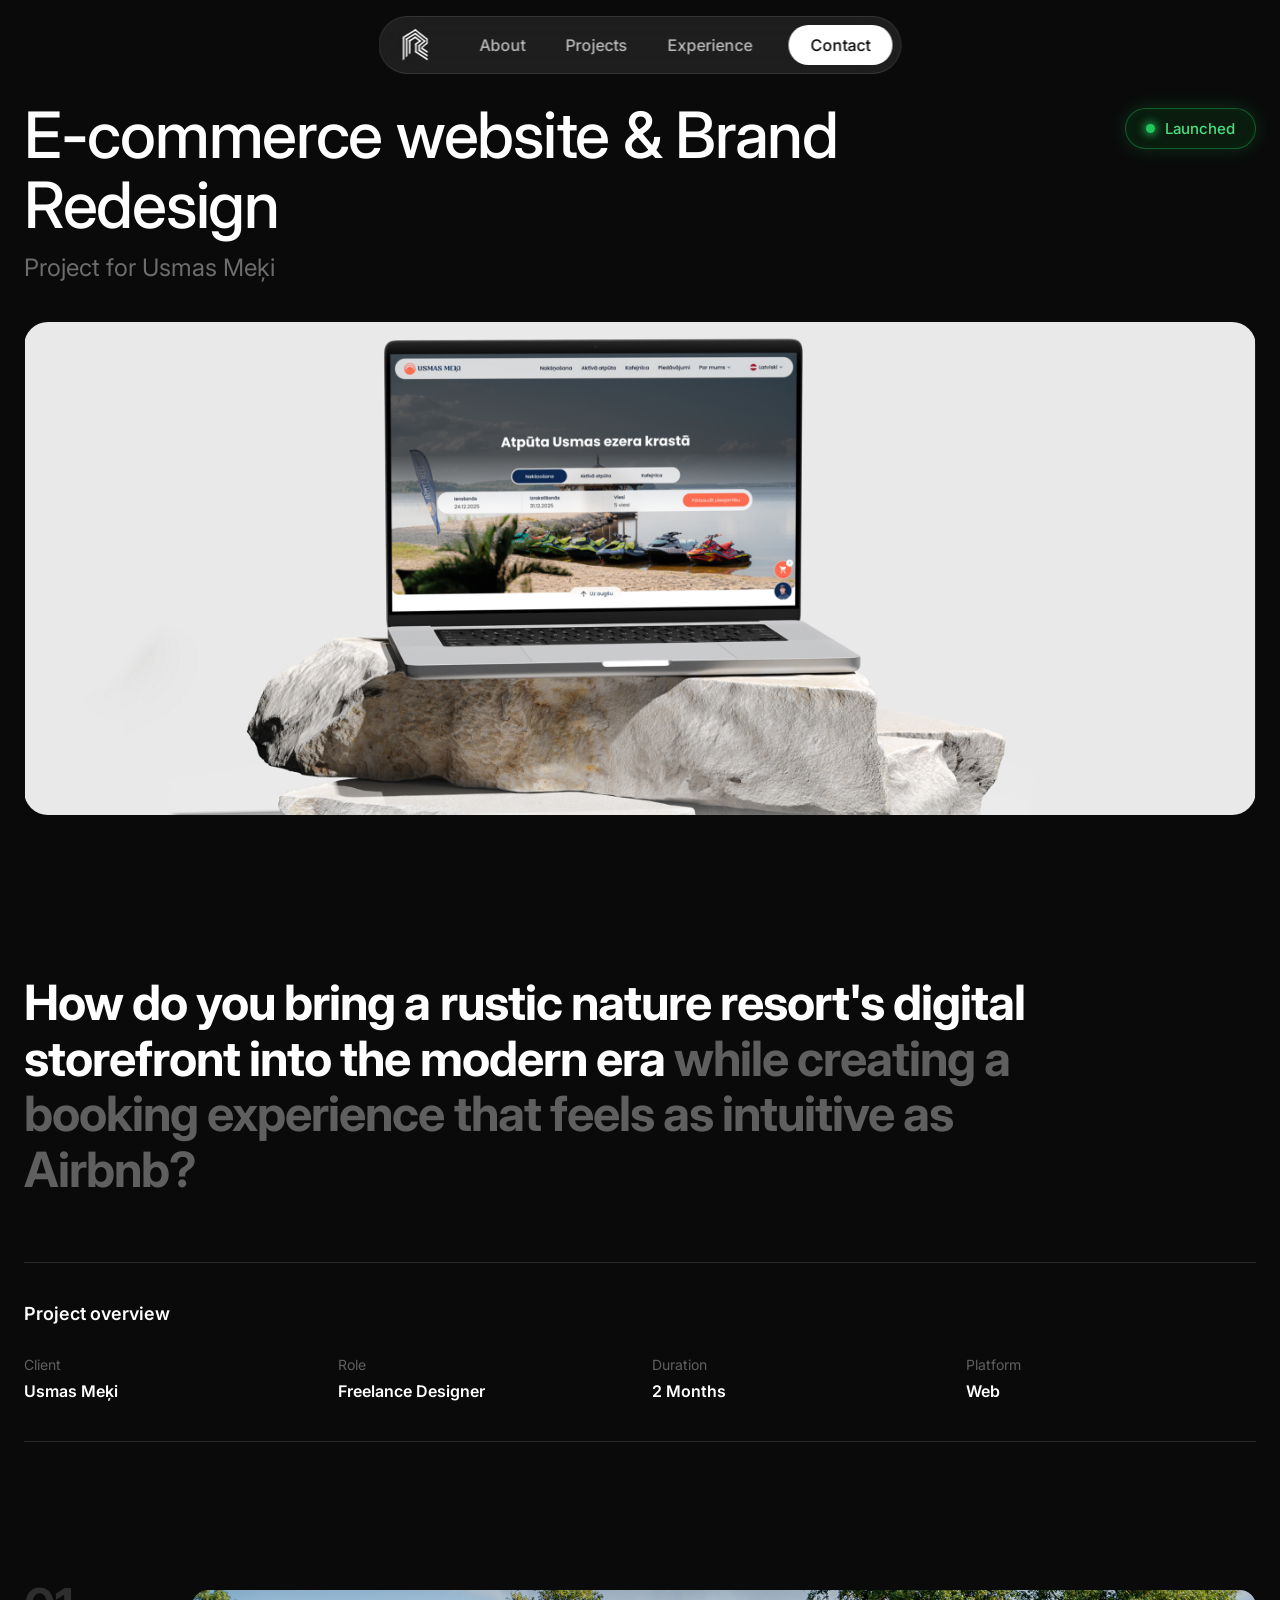
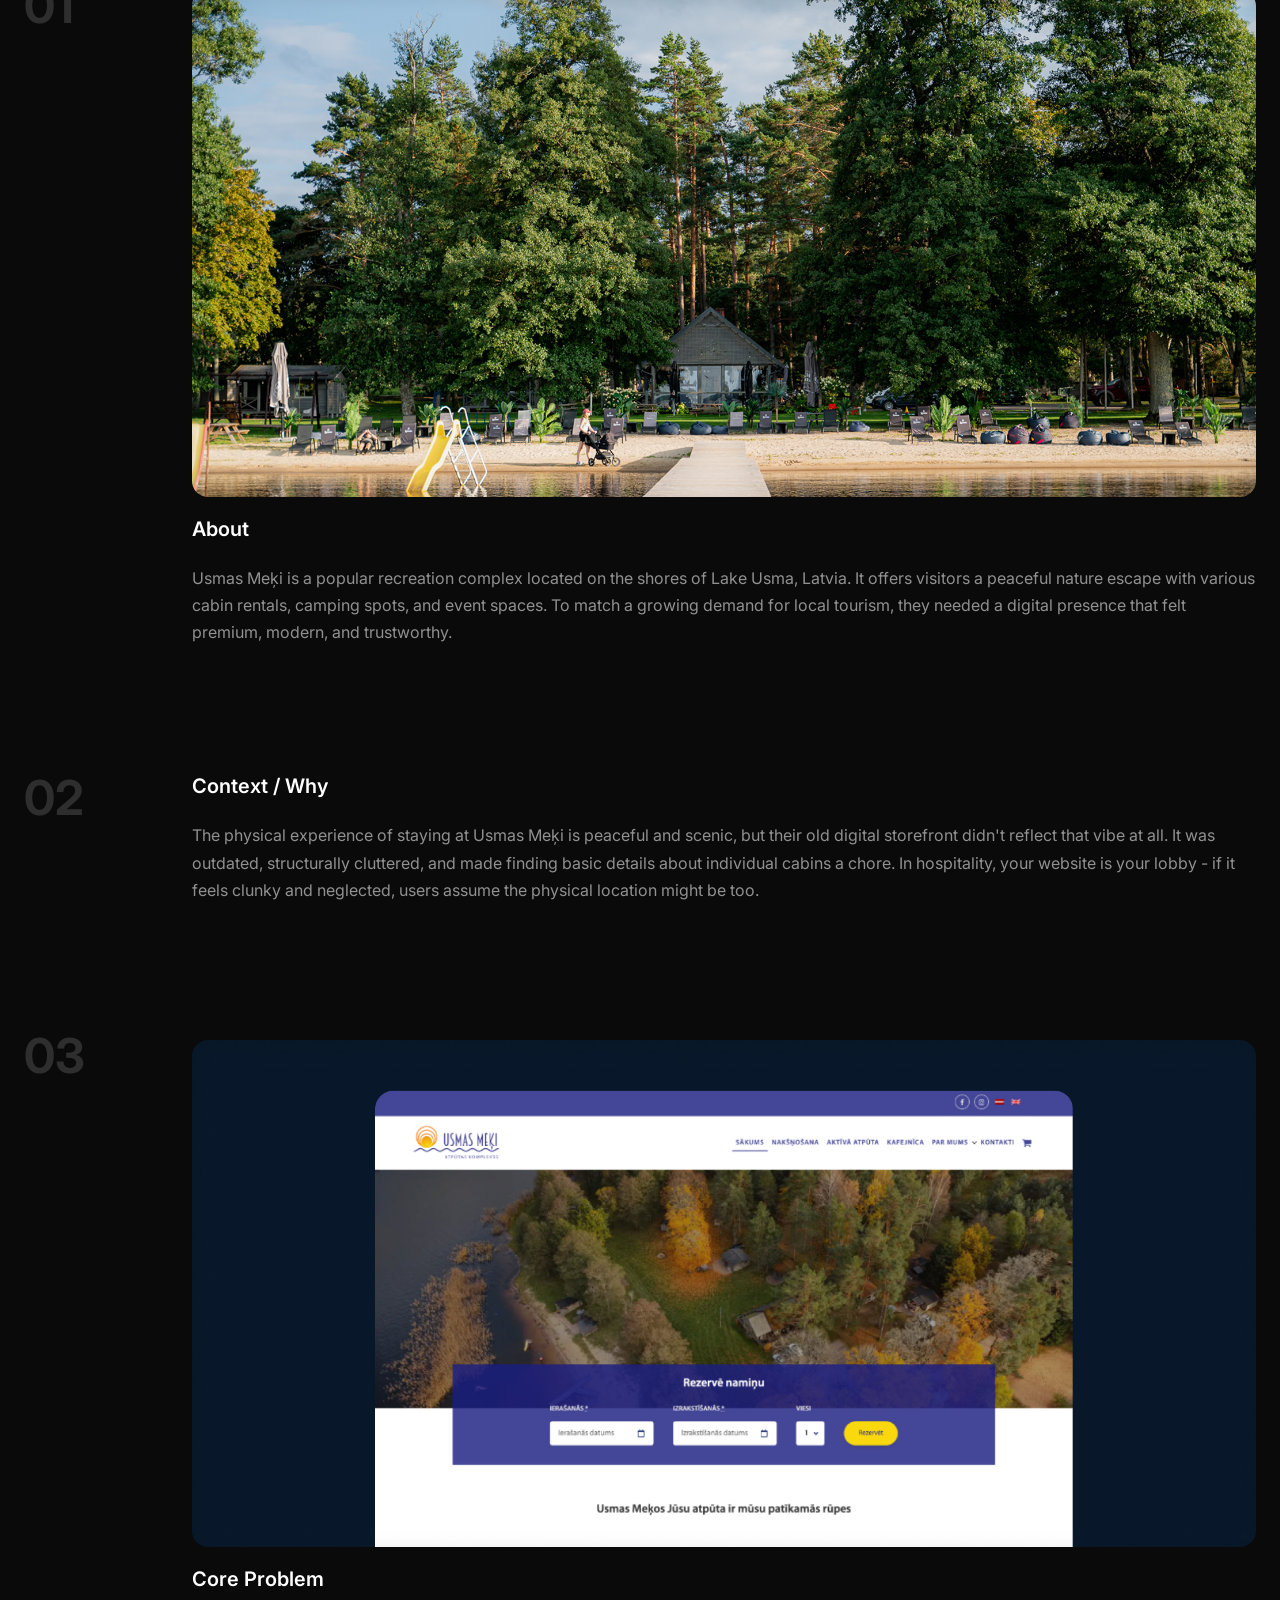
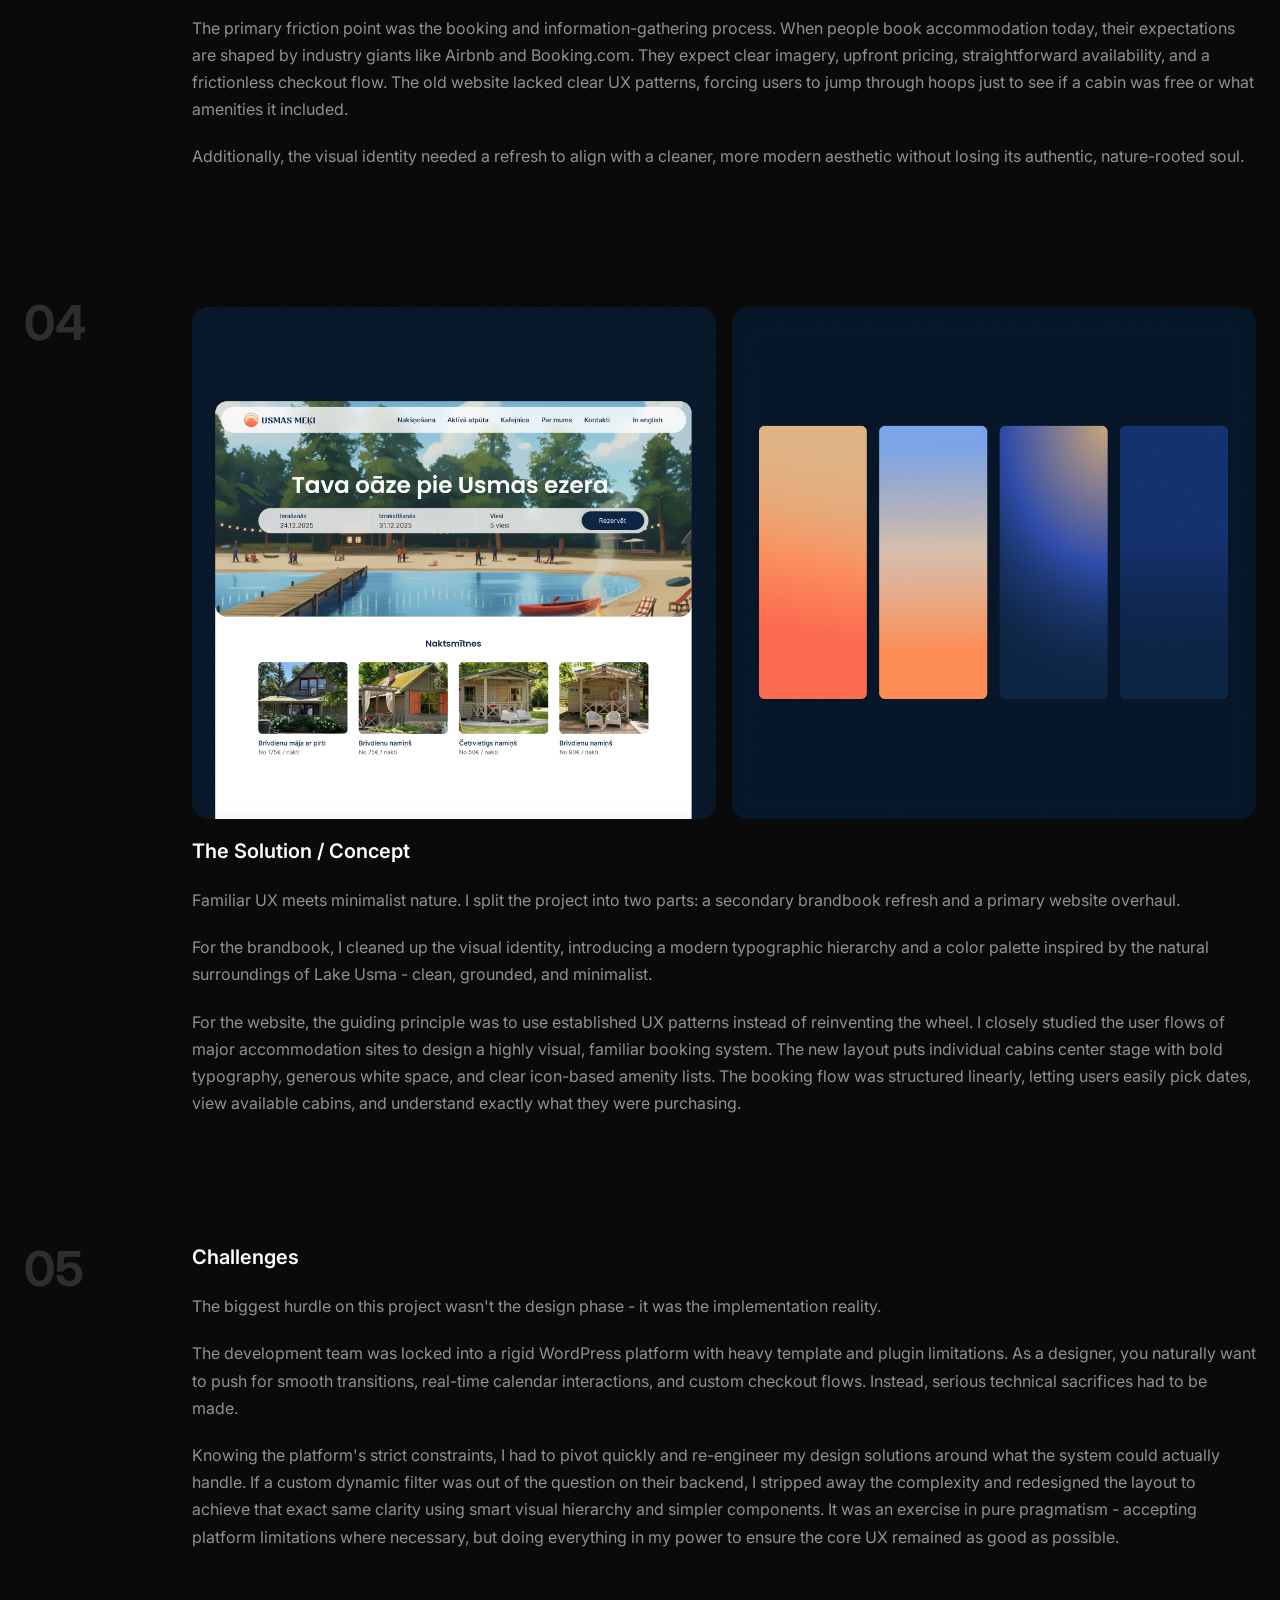
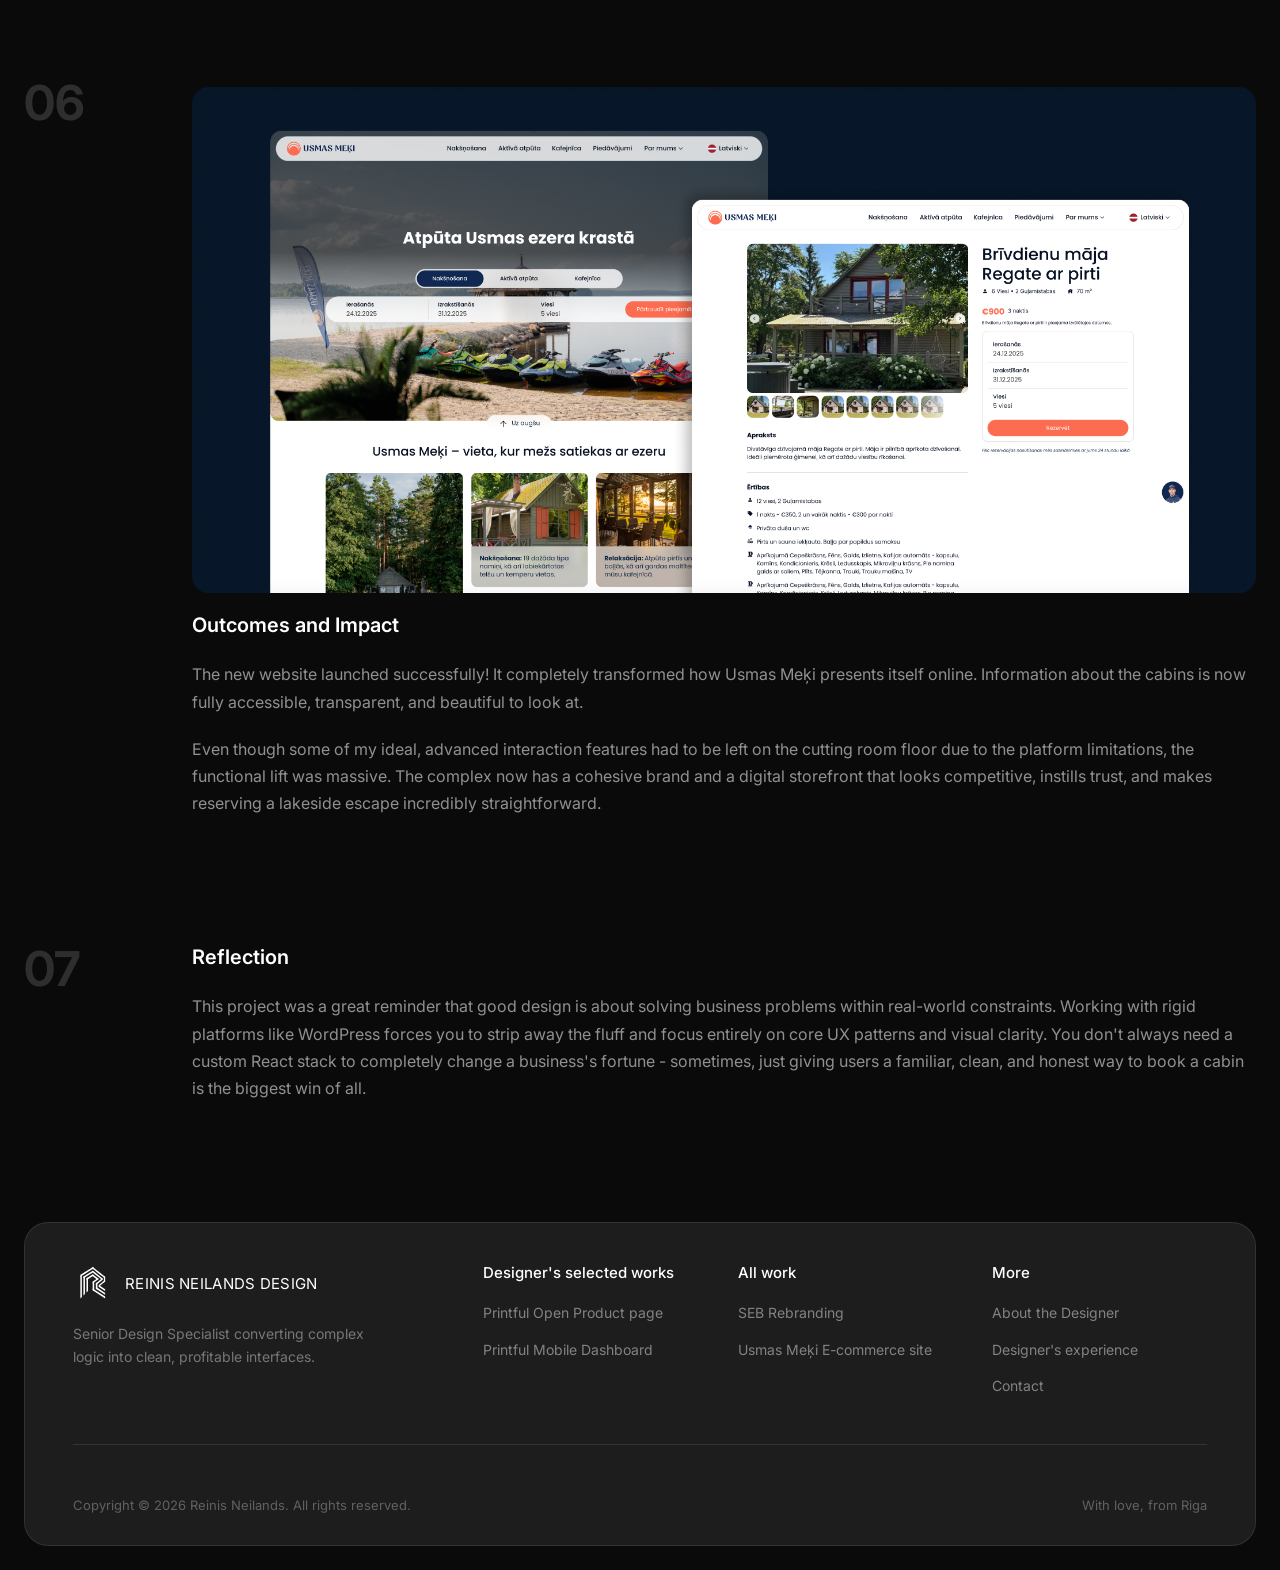
<file: usmas_meki/index.html>
<!DOCTYPE html>
<html lang="en">
<head>
  <meta charset="UTF-8" />
  <meta name="viewport" content="width=device-width, initial-scale=1.0" />
  <title>Usmas Meķi Website & Brand Redesign · Reinis Neilands</title>
  <link rel="preconnect" href="https://fonts.googleapis.com" />
  <link rel="preconnect" href="https://fonts.gstatic.com" crossorigin />
  <link href="https://fonts.googleapis.com/css2?family=Inter:wght@400;500;600;700&display=swap" rel="stylesheet" />
  <link rel="stylesheet" href="../styles.css?v=17" />
  <link rel="stylesheet" href="../project.css" />
</head>
<body>
  <div class="scroll-progress" id="scrollProgress"></div>

  <!-- Header -->
  <header class="nav-wrap">
    <nav class="nav">
      <a href="https://reinisneilands.lv" class="nav__logo">
        <img src="../assets/Logo.svg" alt="Reinis logo" width="28" height="28" />
      </a>
      <ul class="nav__links">
        <li><a href="../index.html#about">About</a></li>
        <li><a href="../index.html#projects">Projects</a></li>
        <li><a href="../index.html#experience">Experience</a></li>
      </ul>
      <a href="https://www.linkedin.com/in/reinisneilands/" target="_blank" rel="noopener" class="nav__cta">Contact</a>
    </nav>
  </header>

  <!-- Project Hero -->
  <section class="project-hero">
    <div class="project-hero__top">
      <div class="project-hero__titles">
        <h1 class="project-hero__heading">E-commerce website &amp; Brand Redesign</h1>
        <p class="project-hero__subtitle">Project for Usmas Meķi</p>
      </div>
      <div class="project-hero__badge">
        <span class="project-hero__badge-dot"></span>
        Launched
      </div>
    </div>

    <div class="project-hero__image">
      <img src="Main Image.jpg" alt="Usmas Meķi Website & Brand Redesign" style="width:100%;height:100%;object-fit:cover;display:block;border-radius:24px;" />
    </div>
  </section>

  <!-- Intro Statement -->
  <section class="project-summary">
    <h2 class="project-summary__question">
      How do you bring a rustic nature resort's digital storefront into the modern era <span class="project-summary__question--muted">while creating a booking experience that feels as intuitive as Airbnb?</span>
    </h2>

    <div class="project-summary__divider"></div>

    <div class="project-summary__overview">
      <h3 class="project-summary__overview-title">Project overview</h3>
      <div class="project-summary__meta">
        <div class="project-summary__meta-item">
          <span class="project-summary__meta-label">Client</span>
          <span class="project-summary__meta-value">Usmas Meķi</span>
        </div>
        <div class="project-summary__meta-item">
          <span class="project-summary__meta-label">Role</span>
          <span class="project-summary__meta-value">Freelance Designer</span>
        </div>
        <div class="project-summary__meta-item">
          <span class="project-summary__meta-label">Duration</span>
          <span class="project-summary__meta-value">2 Months</span>
        </div>
        <div class="project-summary__meta-item">
          <span class="project-summary__meta-label">Platform</span>
          <span class="project-summary__meta-value">Web</span>
        </div>
      </div>
    </div>

    <div class="project-summary__divider"></div>
  </section>

  <!-- Case Study Content -->
  <section class="case-study">

    <div class="case-study__section" id="cs-01">
      <div class="case-study__num">01</div>
      <div class="case-study__body">
        <div class="case-study__image-wrap">
          <img src="01_about.jpg" alt="About Usmas Meķi" class="case-study__image" />
        </div>
        <h3 class="case-study__title">About</h3>
        <p class="case-study__text">Usmas Meķi is a popular recreation complex located on the shores of Lake Usma, Latvia. It offers visitors a peaceful nature escape with various cabin rentals, camping spots, and event spaces. To match a growing demand for local tourism, they needed a digital presence that felt premium, modern, and trustworthy.</p>
      </div>
    </div>

    <div class="case-study__section" id="cs-02">
      <div class="case-study__num">02</div>
      <div class="case-study__body">
        <h3 class="case-study__title">Context / Why</h3>
        <p class="case-study__text">The physical experience of staying at Usmas Meķi is peaceful and scenic, but their old digital storefront didn't reflect that vibe at all. It was outdated, structurally cluttered, and made finding basic details about individual cabins a chore. In hospitality, your website is your lobby - if it feels clunky and neglected, users assume the physical location might be too.</p>
      </div>
    </div>

    <div class="case-study__section" id="cs-03">
      <div class="case-study__num">03</div>
      <div class="case-study__body">
        <div class="case-study__image-wrap">
          <img src="03_core_problem.jpg" alt="Core Problem" class="case-study__image" />
        </div>
        <h3 class="case-study__title">Core Problem</h3>
        <p class="case-study__text">The primary friction point was the booking and information-gathering process. When people book accommodation today, their expectations are shaped by industry giants like Airbnb and Booking.com. They expect clear imagery, upfront pricing, straightforward availability, and a frictionless checkout flow. The old website lacked clear UX patterns, forcing users to jump through hoops just to see if a cabin was free or what amenities it included.</p>
        <p class="case-study__text">Additionally, the visual identity needed a refresh to align with a cleaner, more modern aesthetic without losing its authentic, nature-rooted soul.</p>
      </div>
    </div>

    <div class="case-study__section" id="cs-04">
      <div class="case-study__num">04</div>
      <div class="case-study__body">
        <div class="case-study__image-row">
          <div class="case-study__image-wrap">
            <img src="04_solution.jpg" alt="The Solution" class="case-study__image" />
          </div>
          <div class="case-study__image-wrap">
            <img src="04.1_solution.jpg" alt="The Solution detail" class="case-study__image" />
          </div>
        </div>
        <h3 class="case-study__title">The Solution / Concept</h3>
        <p class="case-study__text">Familiar UX meets minimalist nature. I split the project into two parts: a secondary brandbook refresh and a primary website overhaul.</p>
        <p class="case-study__text">For the brandbook, I cleaned up the visual identity, introducing a modern typographic hierarchy and a color palette inspired by the natural surroundings of Lake Usma - clean, grounded, and minimalist.</p>
        <p class="case-study__text">For the website, the guiding principle was to use established UX patterns instead of reinventing the wheel. I closely studied the user flows of major accommodation sites to design a highly visual, familiar booking system. The new layout puts individual cabins center stage with bold typography, generous white space, and clear icon-based amenity lists. The booking flow was structured linearly, letting users easily pick dates, view available cabins, and understand exactly what they were purchasing.</p>
      </div>
    </div>

    <div class="case-study__section" id="cs-05">
      <div class="case-study__num">05</div>
      <div class="case-study__body">
        <h3 class="case-study__title">Challenges</h3>
        <p class="case-study__text">The biggest hurdle on this project wasn't the design phase - it was the implementation reality.</p>
        <p class="case-study__text">The development team was locked into a rigid WordPress platform with heavy template and plugin limitations. As a designer, you naturally want to push for smooth transitions, real-time calendar interactions, and custom checkout flows. Instead, serious technical sacrifices had to be made.</p>
        <p class="case-study__text">Knowing the platform's strict constraints, I had to pivot quickly and re-engineer my design solutions around what the system could actually handle. If a custom dynamic filter was out of the question on their backend, I stripped away the complexity and redesigned the layout to achieve that exact same clarity using smart visual hierarchy and simpler components. It was an exercise in pure pragmatism - accepting platform limitations where necessary, but doing everything in my power to ensure the core UX remained as good as possible.</p>
      </div>
    </div>

    <div class="case-study__section" id="cs-06">
      <div class="case-study__num">06</div>
      <div class="case-study__body">
        <div class="case-study__image-wrap">
          <img src="06_outcomes.jpg" alt="Outcomes and Impact" class="case-study__image" />
        </div>
        <h3 class="case-study__title">Outcomes and Impact</h3>
        <p class="case-study__text">The new website launched successfully! It completely transformed how Usmas Meķi presents itself online. Information about the cabins is now fully accessible, transparent, and beautiful to look at.</p>
        <p class="case-study__text">Even though some of my ideal, advanced interaction features had to be left on the cutting room floor due to the platform limitations, the functional lift was massive. The complex now has a cohesive brand and a digital storefront that looks competitive, instills trust, and makes reserving a lakeside escape incredibly straightforward.</p>
      </div>
    </div>

    <div class="case-study__section" id="cs-07">
      <div class="case-study__num">07</div>
      <div class="case-study__body">
        <h3 class="case-study__title">Reflection</h3>
        <p class="case-study__text">This project was a great reminder that good design is about solving business problems within real-world constraints. Working with rigid platforms like WordPress forces you to strip away the fluff and focus entirely on core UX patterns and visual clarity. You don't always need a custom React stack to completely change a business's fortune - sometimes, just giving users a familiar, clean, and honest way to book a cabin is the biggest win of all.</p>
      </div>
    </div>

  </section>

  <!-- Footer -->
  <footer class="footer">
    <div class="footer__card">
      <div class="footer__brand">
        <a href="https://reinisneilands.lv" class="footer__brand-top">
          <img src="../assets/Logo.svg" alt="Logo" class="footer__logo" />
          <span class="footer__name">REINIS NEILANDS DESIGN</span>
        </a>
        <p class="footer__tagline">Senior Design Specialist converting complex<br>logic into clean, profitable interfaces.</p>
      </div>

      <div class="footer__links-group">
        <div class="footer__col">
          <h4 class="footer__col-title">Designer's selected works</h4>
          <ul class="footer__links">
            <li><a href="../printful_opp/">Printful Open Product page</a></li>
            <li><a href="../printful_dashboard/">Printful Mobile Dashboard</a></li>
          </ul>
        </div>

        <div class="footer__col">
          <h4 class="footer__col-title">All work</h4>
          <ul class="footer__links">
            <li><a href="../seb_rebrand/">SEB Rebranding</a></li>
            <li><a href="../usmas_meki/">Usmas Meķi E-commerce site</a></li>
          </ul>
        </div>

        <div class="footer__col">
          <h4 class="footer__col-title">More</h4>
          <ul class="footer__links">
            <li><a href="../index.html#about">About the Designer</a></li>
            <li><a href="../index.html#experience">Designer's experience</a></li>
            <li><a href="https://www.linkedin.com/in/reinisneilands/" target="_blank" rel="noopener">Contact</a></li>
          </ul>
        </div>
      </div>

      <div class="footer__divider"></div>

      <div class="footer__bottom">
        <span>Copyright © 2026 Reinis Neilands. All rights reserved.</span>
        <span>With love, from Riga</span>
      </div>
    </div>
  </footer>

  <script>
    const bar = document.getElementById('scrollProgress');
    window.addEventListener('scroll', () => {
      const doc = document.documentElement;
      const scrolled = doc.scrollTop / (doc.scrollHeight - doc.clientHeight);
      bar.style.width = (scrolled * 100) + '%';
    });
  </script>

  <nav class="bottom-nav">
    <div class="bottom-nav__pill">
      <a href="../" class="bottom-nav__item">
        <svg width="22" height="22" viewBox="0 0 22 22" fill="none" xmlns="http://www.w3.org/2000/svg"><path d="M2.5 9.8L11 2L19.5 9.8V20H14V14H8V20H2.5V9.8Z" stroke="currentColor" stroke-width="1.5" stroke-linecap="round" stroke-linejoin="round"/></svg>
        <span>Home</span>
      </a>
      <a href="../index.html#projects" class="bottom-nav__item">
        <svg width="22" height="22" viewBox="0 0 22 22" fill="none" xmlns="http://www.w3.org/2000/svg"><path d="M5 3H17C17.5523 3 18 3.44772 18 4V20L11 16L4 20V4C4 3.44772 4.44772 3 5 3Z" stroke="currentColor" stroke-width="1.5" stroke-linecap="round" stroke-linejoin="round"/></svg>
        <span>Projects</span>
      </a>
      <a href="../index.html#experience" class="bottom-nav__item">
        <svg width="22" height="22" viewBox="0 0 22 22" fill="none" xmlns="http://www.w3.org/2000/svg"><circle cx="11" cy="14" r="5" stroke="currentColor" stroke-width="1.5"/><path d="M7.5 9.5L5 3H17L14.5 9.5" stroke="currentColor" stroke-width="1.5" stroke-linecap="round" stroke-linejoin="round"/></svg>
        <span>Experience</span>
      </a>
    </div>
    <a href="https://www.linkedin.com/in/reinisneilands/" target="_blank" rel="noopener" class="bottom-nav__contact">
      <svg width="22" height="22" viewBox="0 0 22 22" fill="none" xmlns="http://www.w3.org/2000/svg"><circle cx="11" cy="11" r="3" stroke="currentColor" stroke-width="1.5"/><path d="M14 11C14 12.6569 15.3431 14 17 14C17 14 18.5 12 18.5 11C18.5 6.30558 15.1944 3 11 3C6.30558 3 3 6.30558 3 11C3 15.6944 6.30558 19 11 19C13.2 19 15 18.2 16.5 16.5" stroke="currentColor" stroke-width="1.5" stroke-linecap="round"/></svg>
      <span>Contact</span>
    </a>
  </nav>
  <script src="../animations.js"></script>
</body>
</html>
</file>
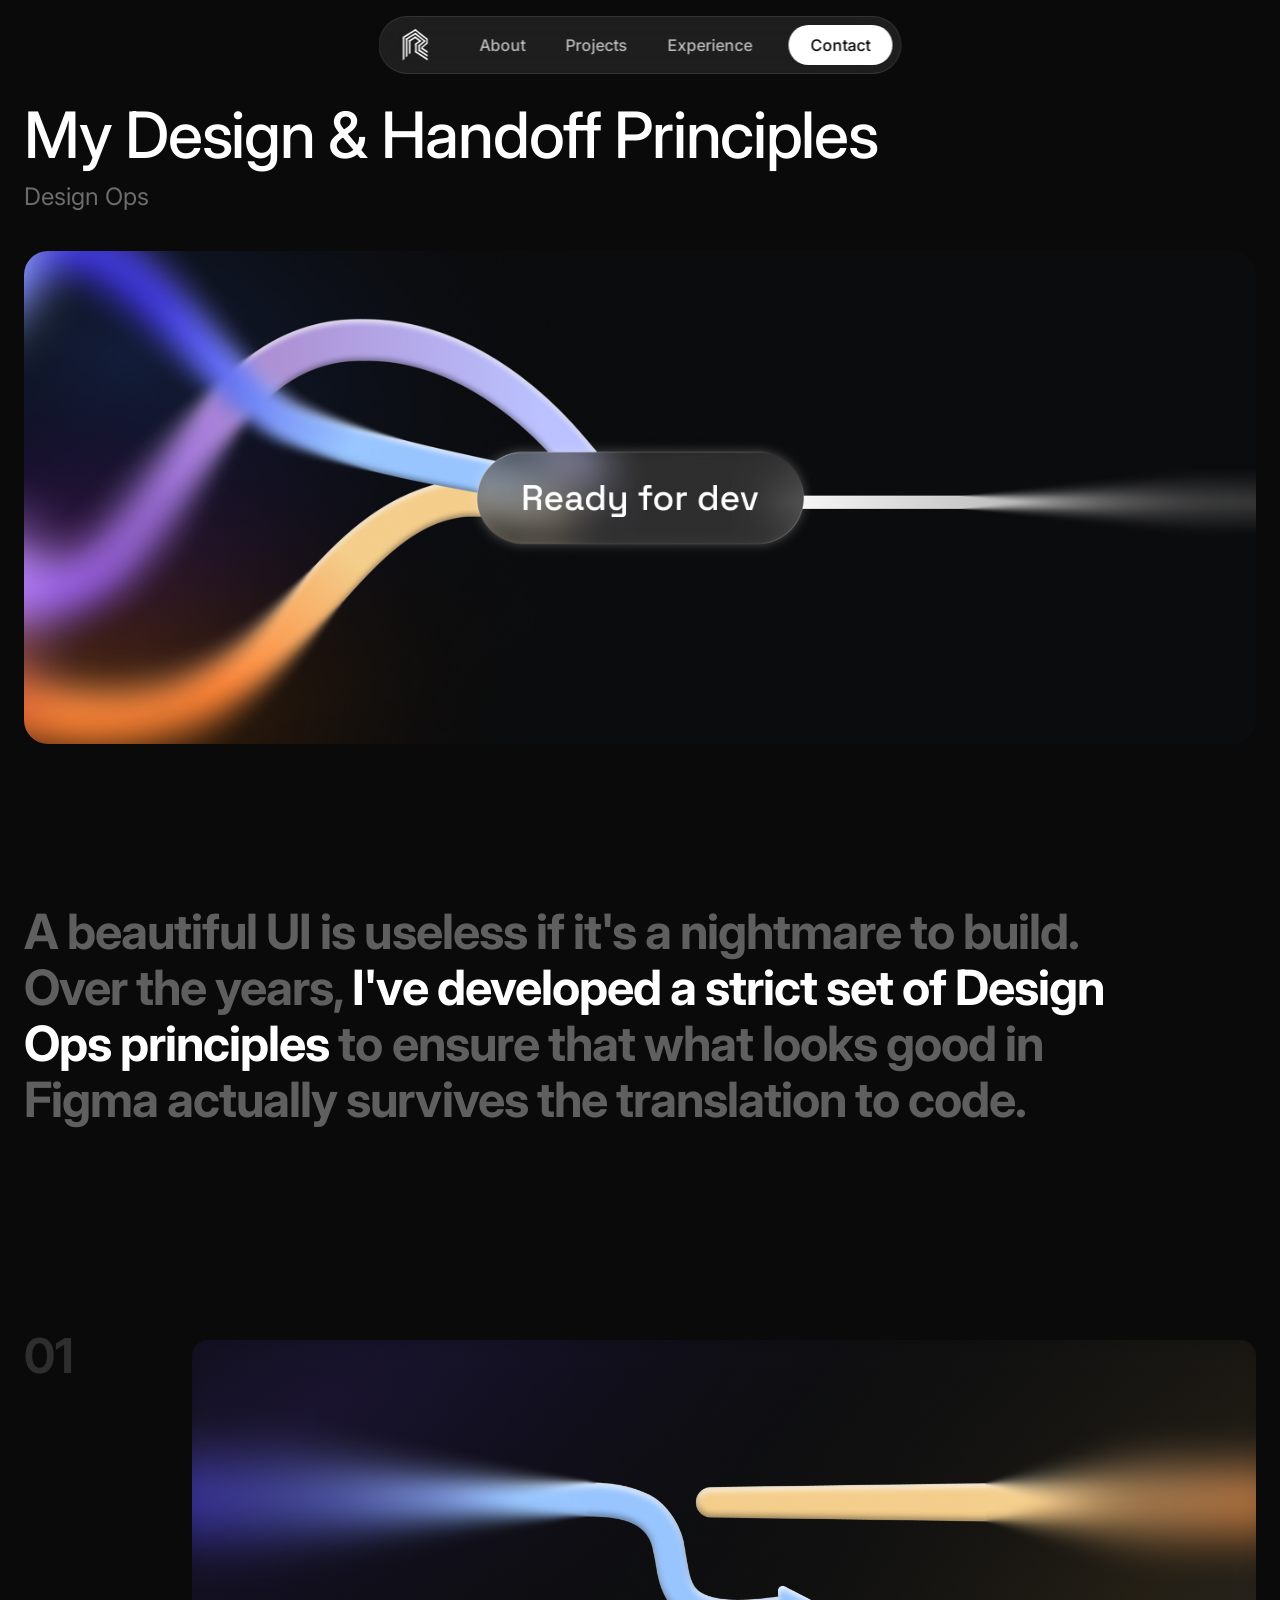
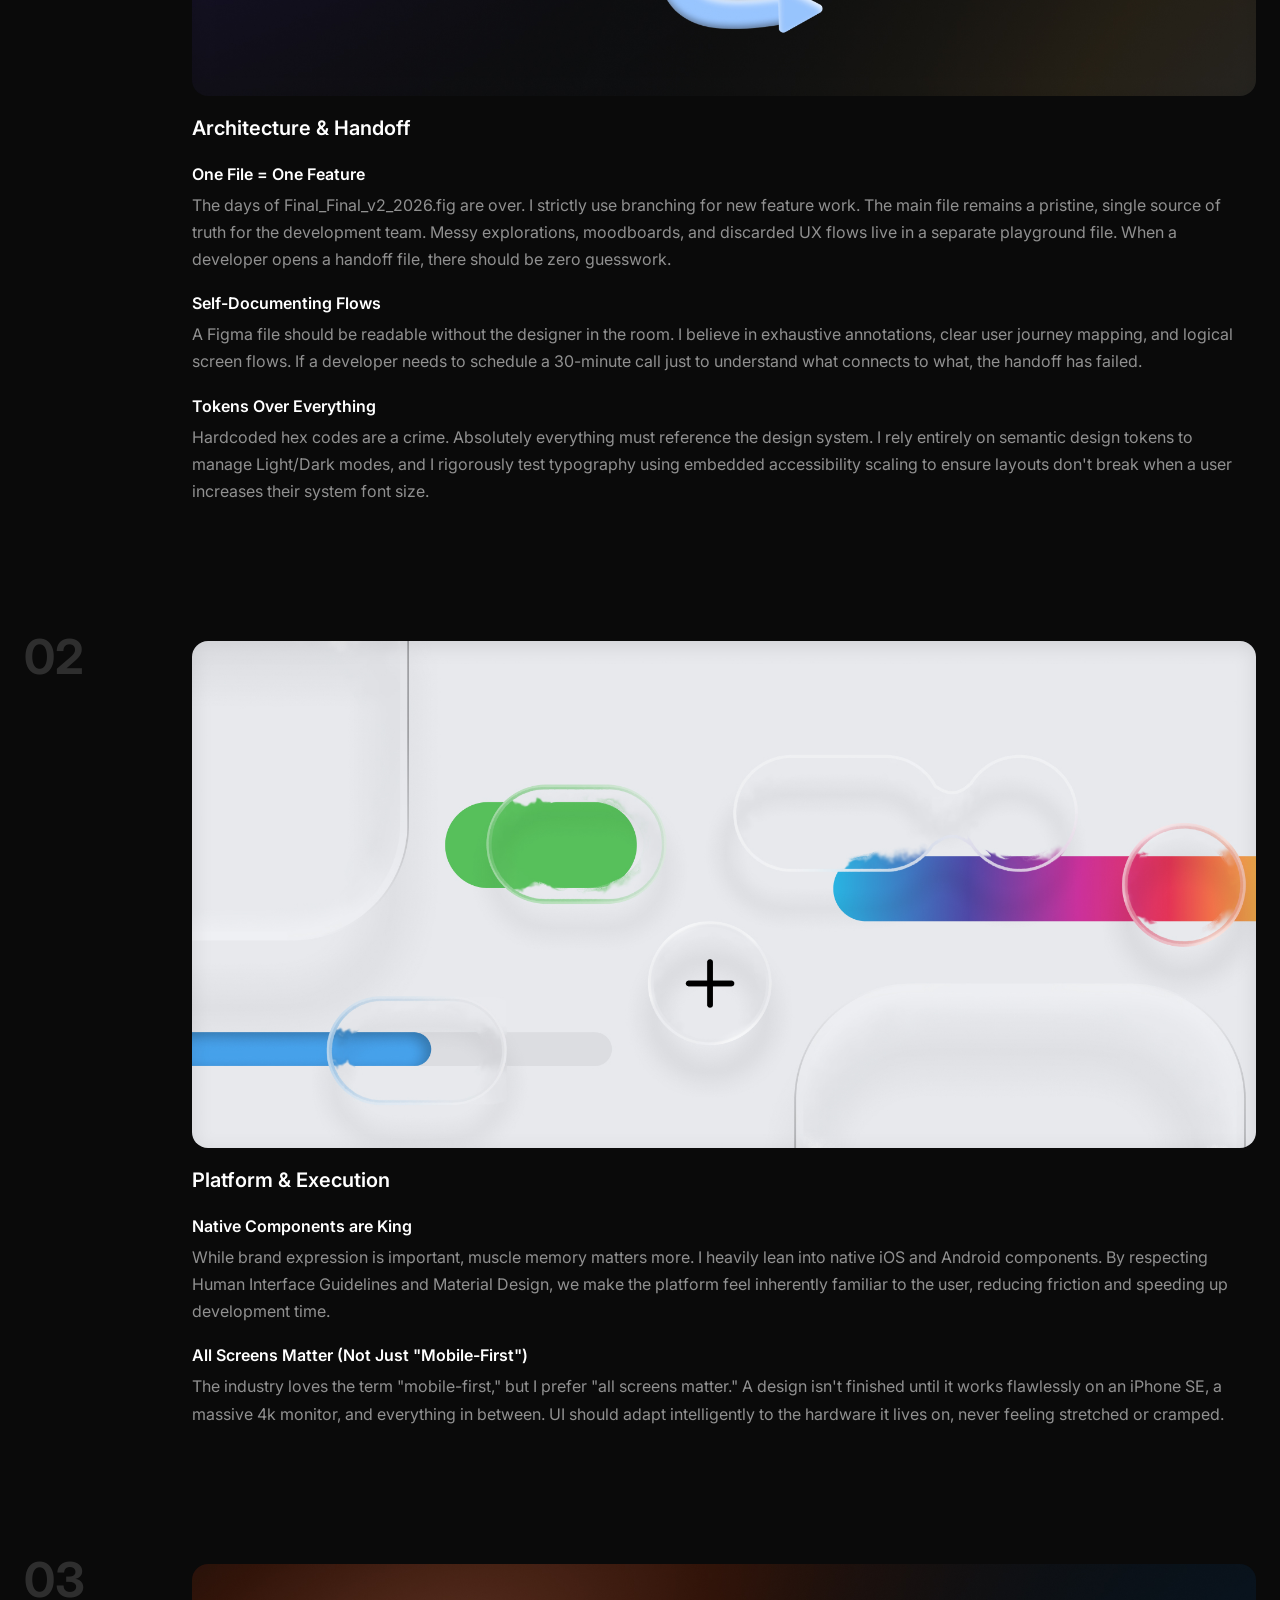
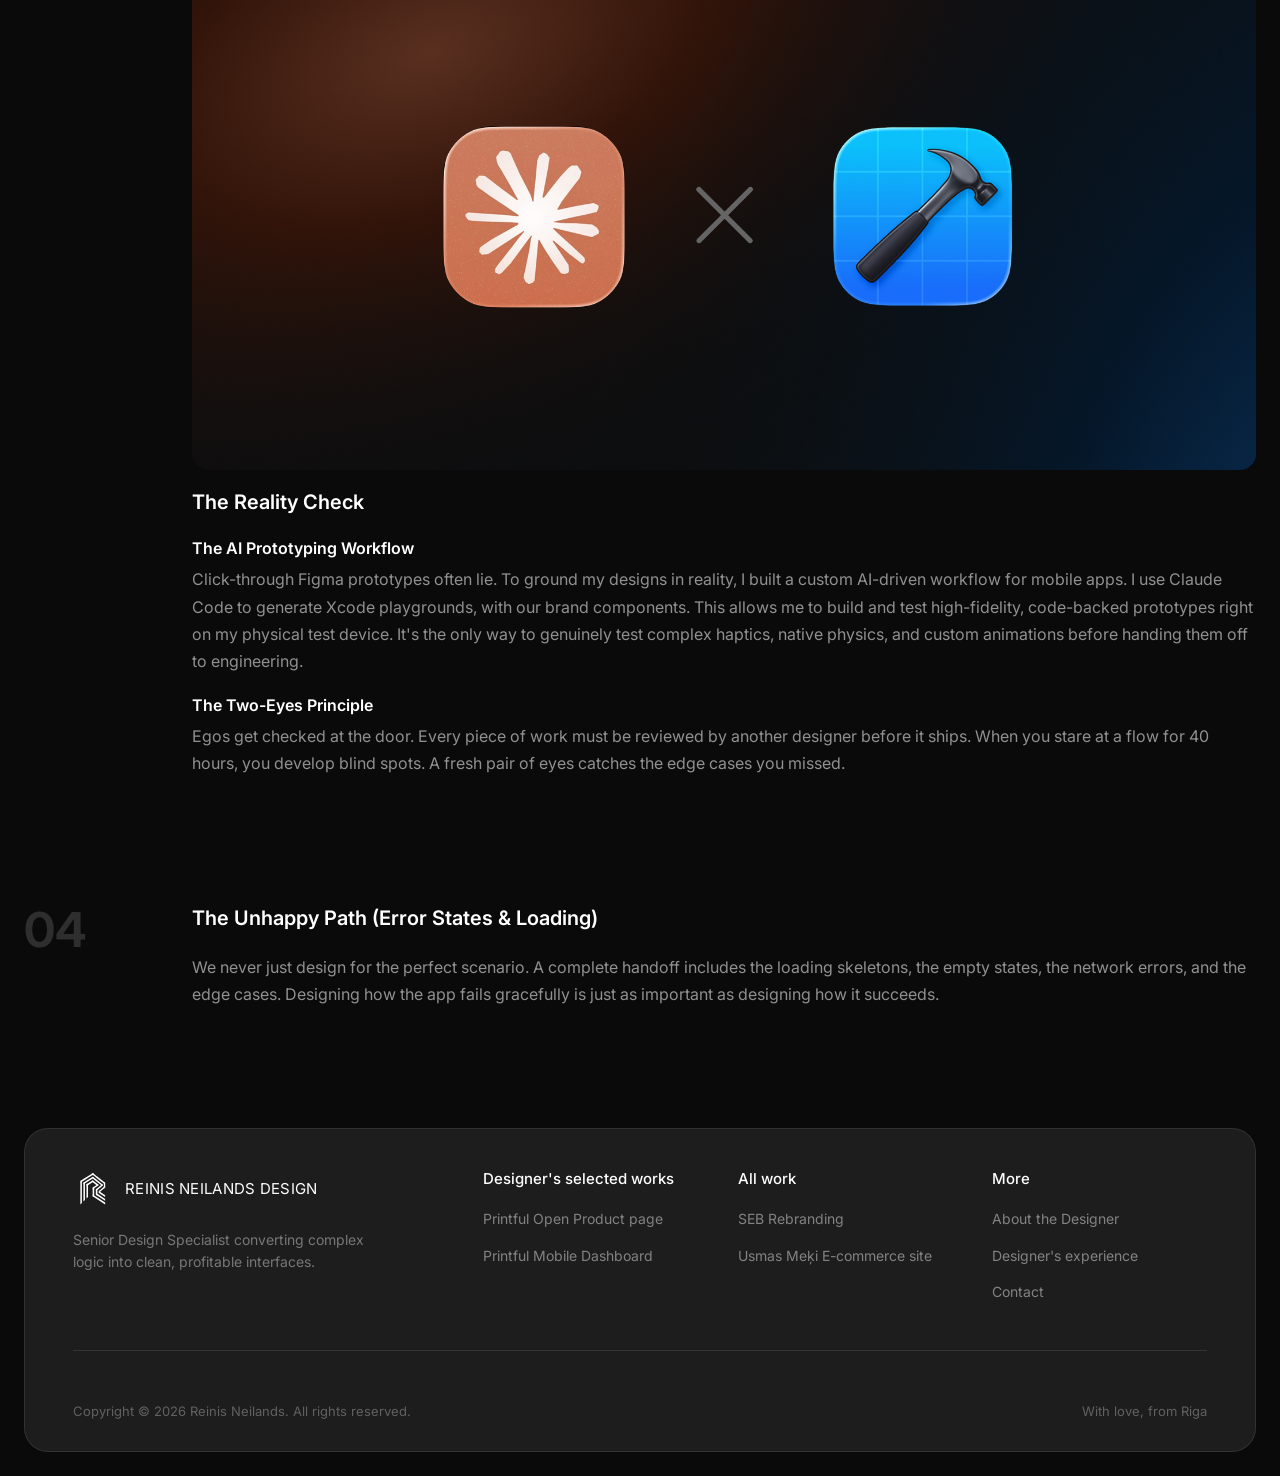
<file: wow/index.html>
<!DOCTYPE html>
<html lang="en">
<head>
  <meta charset="UTF-8" />
  <meta name="viewport" content="width=device-width, initial-scale=1.0" />
  <title>WOW Principles · Reinis Neilands</title>
  <link rel="preconnect" href="https://fonts.googleapis.com" />
  <link rel="preconnect" href="https://fonts.gstatic.com" crossorigin />
  <link href="https://fonts.googleapis.com/css2?family=Inter:wght@400;500;600;700&display=swap" rel="stylesheet" />
  <link rel="stylesheet" href="../styles.css?v=17" />
  <link rel="stylesheet" href="../project.css" />
</head>
<body>
  <div class="scroll-progress" id="scrollProgress"></div>

  <!-- Header -->
  <header class="nav-wrap">
    <nav class="nav">
      <a href="https://reinisneilands.lv" class="nav__logo">
        <img src="../assets/Logo.svg" alt="Reinis logo" width="28" height="28" />
      </a>
      <ul class="nav__links">
        <li><a href="../index.html#about">About</a></li>
        <li><a href="../index.html#projects">Projects</a></li>
        <li><a href="../index.html#experience">Experience</a></li>
      </ul>
      <a href="https://www.linkedin.com/in/reinisneilands/" target="_blank" rel="noopener" class="nav__cta">Contact</a>
    </nav>
  </header>

  <!-- Project Hero -->
  <section class="project-hero">
    <div class="project-hero__top">
      <div class="project-hero__titles">
        <h1 class="project-hero__heading">My Design &amp; Handoff Principles</h1>
        <p class="project-hero__subtitle">Design Ops</p>
      </div>
    </div>

    <div class="project-hero__image">
      <img src="Main Image.jpg" alt="WOW Design Principles" style="width:100%;height:100%;object-fit:cover;display:block;border-radius:24px;" />
    </div>
  </section>

  <!-- Intro Statement -->
  <section class="project-summary">
    <h2 class="project-summary__question">
      <span class="project-summary__question--muted">A beautiful UI is useless if it's a nightmare to build. Over the years, </span>I've developed a strict set of Design Ops principles <span class="project-summary__question--muted">to ensure that what looks good in Figma actually survives the translation to code.</span>
    </h2>
  </section>

  <!-- WOW Content -->
  <section class="case-study">

    <div class="case-study__section" id="cs-01">
      <div class="case-study__num">01</div>
      <div class="case-study__body">
        <div class="case-study__image-wrap">
          <img src="01_architecture.jpg" alt="Architecture & Handoff" class="case-study__image" />
        </div>
        <h3 class="case-study__title">Architecture &amp; Handoff</h3>

        <div class="case-study__sub">
          <h4 class="case-study__sub-title">One File = One Feature</h4>
          <p class="case-study__text">The days of Final_Final_v2_2026.fig are over. I strictly use branching for new feature work. The main file remains a pristine, single source of truth for the development team. Messy explorations, moodboards, and discarded UX flows live in a separate playground file. When a developer opens a handoff file, there should be zero guesswork.</p>
        </div>

        <div class="case-study__sub">
          <h4 class="case-study__sub-title">Self-Documenting Flows</h4>
          <p class="case-study__text">A Figma file should be readable without the designer in the room. I believe in exhaustive annotations, clear user journey mapping, and logical screen flows. If a developer needs to schedule a 30-minute call just to understand what connects to what, the handoff has failed.</p>
        </div>

        <div class="case-study__sub">
          <h4 class="case-study__sub-title">Tokens Over Everything</h4>
          <p class="case-study__text">Hardcoded hex codes are a crime. Absolutely everything must reference the design system. I rely entirely on semantic design tokens to manage Light/Dark modes, and I rigorously test typography using embedded accessibility scaling to ensure layouts don't break when a user increases their system font size.</p>
        </div>
      </div>
    </div>

    <div class="case-study__section" id="cs-02">
      <div class="case-study__num">02</div>
      <div class="case-study__body">
        <div class="case-study__image-wrap">
          <img src="02_platform.jpg" alt="Platform & Execution" class="case-study__image" />
        </div>
        <h3 class="case-study__title">Platform &amp; Execution</h3>

        <div class="case-study__sub">
          <h4 class="case-study__sub-title">Native Components are King</h4>
          <p class="case-study__text">While brand expression is important, muscle memory matters more. I heavily lean into native iOS and Android components. By respecting Human Interface Guidelines and Material Design, we make the platform feel inherently familiar to the user, reducing friction and speeding up development time.</p>
        </div>

        <div class="case-study__sub">
          <h4 class="case-study__sub-title">All Screens Matter (Not Just "Mobile-First")</h4>
          <p class="case-study__text">The industry loves the term "mobile-first," but I prefer "all screens matter." A design isn't finished until it works flawlessly on an iPhone SE, a massive 4k monitor, and everything in between. UI should adapt intelligently to the hardware it lives on, never feeling stretched or cramped.</p>
        </div>
      </div>
    </div>

    <div class="case-study__section" id="cs-03">
      <div class="case-study__num">03</div>
      <div class="case-study__body">
        <div class="case-study__image-wrap">
          <img src="03_reality_check.jpg" alt="The Reality Check" class="case-study__image" />
        </div>
        <h3 class="case-study__title">The Reality Check</h3>

        <div class="case-study__sub">
          <h4 class="case-study__sub-title">The AI Prototyping Workflow</h4>
          <p class="case-study__text">Click-through Figma prototypes often lie. To ground my designs in reality, I built a custom AI-driven workflow for mobile apps. I use Claude Code to generate Xcode playgrounds, with our brand components. This allows me to build and test high-fidelity, code-backed prototypes right on my physical test device. It's the only way to genuinely test complex haptics, native physics, and custom animations before handing them off to engineering.</p>
        </div>

        <div class="case-study__sub">
          <h4 class="case-study__sub-title">The Two-Eyes Principle</h4>
          <p class="case-study__text">Egos get checked at the door. Every piece of work must be reviewed by another designer before it ships. When you stare at a flow for 40 hours, you develop blind spots. A fresh pair of eyes catches the edge cases you missed.</p>
        </div>
      </div>
    </div>

    <div class="case-study__section" id="cs-04">
      <div class="case-study__num">04</div>
      <div class="case-study__body">
        <h3 class="case-study__title">The Unhappy Path (Error States &amp; Loading)</h3>
        <p class="case-study__text">We never just design for the perfect scenario. A complete handoff includes the loading skeletons, the empty states, the network errors, and the edge cases. Designing how the app fails gracefully is just as important as designing how it succeeds.</p>
      </div>
    </div>

  </section>

  <!-- Footer -->
  <footer class="footer">
    <div class="footer__card">
      <div class="footer__brand">
        <a href="https://reinisneilands.lv" class="footer__brand-top">
          <img src="../assets/Logo.svg" alt="Logo" class="footer__logo" />
          <span class="footer__name">REINIS NEILANDS DESIGN</span>
        </a>
        <p class="footer__tagline">Senior Design Specialist converting complex<br>logic into clean, profitable interfaces.</p>
      </div>

      <div class="footer__links-group">
        <div class="footer__col">
          <h4 class="footer__col-title">Designer's selected works</h4>
          <ul class="footer__links">
            <li><a href="../printful_opp/">Printful Open Product page</a></li>
            <li><a href="../printful_dashboard/">Printful Mobile Dashboard</a></li>
          </ul>
        </div>

        <div class="footer__col">
          <h4 class="footer__col-title">All work</h4>
          <ul class="footer__links">
            <li><a href="../seb_rebrand/">SEB Rebranding</a></li>
            <li><a href="../usmas_meki/">Usmas Meķi E-commerce site</a></li>
          </ul>
        </div>

        <div class="footer__col">
          <h4 class="footer__col-title">More</h4>
          <ul class="footer__links">
            <li><a href="../index.html#about">About the Designer</a></li>
            <li><a href="../index.html#experience">Designer's experience</a></li>
            <li><a href="https://www.linkedin.com/in/reinisneilands/" target="_blank" rel="noopener">Contact</a></li>
          </ul>
        </div>
      </div>

      <div class="footer__divider"></div>

      <div class="footer__bottom">
        <span>Copyright © 2026 Reinis Neilands. All rights reserved.</span>
        <span>With love, from Riga</span>
      </div>
    </div>
  </footer>

  <script>
    const bar = document.getElementById('scrollProgress');
    window.addEventListener('scroll', () => {
      const doc = document.documentElement;
      const scrolled = doc.scrollTop / (doc.scrollHeight - doc.clientHeight);
      bar.style.width = (scrolled * 100) + '%';
    });
  </script>

  <nav class="bottom-nav">
    <div class="bottom-nav__pill">
      <a href="../" class="bottom-nav__item">
        <svg width="22" height="22" viewBox="0 0 22 22" fill="none" xmlns="http://www.w3.org/2000/svg"><path d="M2.5 9.8L11 2L19.5 9.8V20H14V14H8V20H2.5V9.8Z" stroke="currentColor" stroke-width="1.5" stroke-linecap="round" stroke-linejoin="round"/></svg>
        <span>Home</span>
      </a>
      <a href="../index.html#projects" class="bottom-nav__item">
        <svg width="22" height="22" viewBox="0 0 22 22" fill="none" xmlns="http://www.w3.org/2000/svg"><path d="M5 3H17C17.5523 3 18 3.44772 18 4V20L11 16L4 20V4C4 3.44772 4.44772 3 5 3Z" stroke="currentColor" stroke-width="1.5" stroke-linecap="round" stroke-linejoin="round"/></svg>
        <span>Projects</span>
      </a>
      <a href="../index.html#experience" class="bottom-nav__item">
        <svg width="22" height="22" viewBox="0 0 22 22" fill="none" xmlns="http://www.w3.org/2000/svg"><circle cx="11" cy="14" r="5" stroke="currentColor" stroke-width="1.5"/><path d="M7.5 9.5L5 3H17L14.5 9.5" stroke="currentColor" stroke-width="1.5" stroke-linecap="round" stroke-linejoin="round"/></svg>
        <span>Experience</span>
      </a>
    </div>
    <a href="https://www.linkedin.com/in/reinisneilands/" target="_blank" rel="noopener" class="bottom-nav__contact">
      <svg width="22" height="22" viewBox="0 0 22 22" fill="none" xmlns="http://www.w3.org/2000/svg"><circle cx="11" cy="11" r="3" stroke="currentColor" stroke-width="1.5"/><path d="M14 11C14 12.6569 15.3431 14 17 14C17 14 18.5 12 18.5 11C18.5 6.30558 15.1944 3 11 3C6.30558 3 3 6.30558 3 11C3 15.6944 6.30558 19 11 19C13.2 19 15 18.2 16.5 16.5" stroke="currentColor" stroke-width="1.5" stroke-linecap="round"/></svg>
      <span>Contact</span>
    </a>
  </nav>
  <script src="../animations.js"></script>
</body>
</html>
</file>
<file: styles.css>
*, *::before, *::after {
  box-sizing: border-box;
  margin: 0;
  padding: 0;
}

html {
  min-height: 100%;
  scroll-behavior: smooth;
}

body {
  min-height: 100%;
  font-family: 'Inter', sans-serif;
  background: #0a0a0a;
  color: #fff;
}

/* ── Navigation ── */

.nav-wrap {
  position: fixed;
  top: 16px;
  left: 50%;
  transform: translateX(-50%);
  z-index: 100;
}

.nav {
  display: flex;
  align-items: center;
  gap: 8px;
  padding: 8px 8px 8px 16px;
  background: rgba(36, 36, 36, 0.8);
  backdrop-filter: blur(24px);
  -webkit-backdrop-filter: blur(24px);
  border: 1px solid rgba(255, 255, 255, 0.1);
  border-radius: 100px;
  white-space: nowrap;
}

.nav__logo {
  display: flex;
  align-items: center;
  flex-shrink: 0;
  margin-right: 16px;
}

.nav__logo img {
  display: block;
  width: 40px;
  height: 40px;
}

.nav__links {
  display: flex;
  align-items: center;
  gap: 0;
  list-style: none;
}

.nav__links a {
  font-size: 16px;
  font-weight: 500;
  color: rgba(255, 255, 255, 0.7);
  text-decoration: none;
  padding: 8px 20px;
  border-radius: 100px;
  transition: color 0.2s ease;
}

.nav__links a:hover {
  color: #fff;
}

.nav__cta {
  font-size: 16px;
  font-weight: 500;
  color: #0a0a0a;
  text-decoration: none;
  background: #fff;
  padding: 10px 22px;
  border-radius: 100px;
  margin-left: 8px;
  transition: opacity 0.2s ease;
  flex-shrink: 0;
}

.nav__cta:hover {
  opacity: 0.85;
}

/* ── Hero ── */

.hero {
  height: calc(100vh - 48px);
  margin: 24px;
  display: flex;
  align-items: center;
  background-image: url('assets/Main image.jpg');
  background-size: cover;
  background-position: 75% center;
  background-repeat: no-repeat;
  padding: 0 8%;
  position: relative;
  border-radius: 24px;
  overflow: hidden;
}

.hero__content {
  display: flex;
  flex-direction: column;
  gap: 24px;
  max-width: 560px;
  z-index: 1;
}

.hero__heading {
  font-size: clamp(40px, 5vw, 64px);
  font-weight: 500;
  line-height: 1.1;
  letter-spacing: -0.02em;
  color: #fff;
}

.hero__subheading {
  font-size: clamp(14px, 1.2vw, 16px);
  font-weight: 400;
  line-height: 1.6;
  color: rgba(255, 255, 255, 0.55);
}

.hero__actions {
  display: flex;
  align-items: center;
  gap: 32px;
  margin-top: 8px;
}

.btn {
  font-family: 'Inter', sans-serif;
  font-size: 15px;
  font-weight: 500;
  text-decoration: none;
  cursor: pointer;
  transition: background 0.2s ease, color 0.2s ease, opacity 0.2s ease;
}

.btn--outline {
  padding: 14px 28px;
  border: 1.5px solid rgba(255, 255, 255, 0.85);
  border-radius: 100px;
  color: #fff;
  background: transparent;
}

.btn--outline:hover {
  background: #fff;
  color: #0a0a0a;
}

.btn--ghost {
  color: rgba(255, 255, 255, 0.75);
  background: none;
  border: none;
  padding: 0;
}

.btn--ghost:hover {
  opacity: 0.6;
}

.hero__scroll-indicator {
  position: absolute;
  bottom: 36px;
  left: 50%;
  transform: translateX(-50%);
  display: flex;
  align-items: center;
  justify-content: center;
  opacity: 0.5;
  animation: bounce 2s ease-in-out infinite;
}

@keyframes bounce {
  0%, 100% { transform: translateX(-50%) translateY(0); }
  50% { transform: translateX(-50%) translateY(6px); }
}

.hero__featured-card {
  position: absolute;
  bottom: 36px;
  right: 8%;
  display: flex;
  align-items: center;
  gap: 12px;
  background: rgba(255, 255, 255, 0.12);
  backdrop-filter: blur(16px);
  -webkit-backdrop-filter: blur(16px);
  border: 1px solid rgba(255, 255, 255, 0.15);
  border-radius: 16px;
  padding: 10px 16px 10px 10px;
}

.hero__featured-thumb {
  width: 44px;
  height: 44px;
  border-radius: 10px;
  overflow: hidden;
  flex-shrink: 0;
  background: #1a1a2e;
}

.hero__featured-thumb img {
  width: 100%;
  height: 100%;
  object-fit: cover;
}

.hero__featured-text {
  display: flex;
  flex-direction: column;
  gap: 2px;
}

.hero__featured-label {
  font-size: 11px;
  font-weight: 400;
  color: rgba(255, 255, 255, 0.5);
  text-transform: none;
}

.hero__featured-title {
  font-size: 14px;
  font-weight: 500;
  color: #fff;
}

/* ── About ── */

.about {
  padding: 80px 24px 100px;
}

.about__header {
  max-width: 1000px;
  margin: 0 auto 64px;
}

.about__body {
  max-width: 1000px;
  margin: 0 auto;
  display: grid;
  grid-template-columns: 1fr 1fr;
  gap: 64px;
  align-items: center;
}

.about__text {
  display: flex;
  flex-direction: column;
  gap: 40px;
  max-width: 500px;
}

.about__bio {
  font-size: 18px;
  font-weight: 400;
  line-height: 1.7;
  color: rgba(255, 255, 255, 0.45);
}

.about__bio strong {
  color: #fff;
  font-weight: 500;
}

.about__btn {
  align-self: flex-start;
}

.about__card-wrap {
  position: relative;
  display: flex;
  justify-content: center;
  align-items: center;
  padding: 40px;
}

.about__glow {
  position: absolute;
  width: 500px;
  height: 500px;
  background: radial-gradient(ellipse at center, rgba(200, 80, 20, 0.5) 0%, transparent 65%);
  border-radius: 50%;
  filter: blur(48px);
  pointer-events: none;
  z-index: 0;
}

/* gradient border via wrapper + ::before pseudo */
.about__card {
  position: relative;
  z-index: 1;
  width: 380px;
  border-radius: 28px;
  transform: rotate(-4deg);
  padding: 1.5px;
  background: linear-gradient(160deg, rgba(220, 120, 50, 0.85) 0%, rgba(255,255,255,0.08) 55%, rgba(255,255,255,0.03) 100%);
}

.about__card-inner {
  border-radius: 26px;
  overflow: hidden;
  position: relative;
}

.about__card-photo {
  display: block;
  width: 100%;
  height: 580px;
  object-fit: cover;
  object-position: center top;
}

.about__card-logo {
  position: absolute;
  top: 20px;
  left: 20px;
  width: 32px;
  height: 32px;
  z-index: 2;
}

.about__card-info {
  position: absolute;
  bottom: 0;
  left: 0;
  right: 0;
  z-index: 2;
  padding: 100px 20px 24px;
  background: linear-gradient(to top, rgba(255, 255, 255, 0.97) 0%, rgba(255, 255, 255, 0.75) 40%, transparent 100%);
  display: flex;
  flex-direction: column;
  gap: 6px;
}

.about__card-name {
  font-size: 26px;
  font-weight: 700;
  color: #c8581a;
  letter-spacing: -0.02em;
}

.about__card-role {
  font-size: 13px;
  font-weight: 400;
  color: rgba(200, 88, 26, 0.7);
  margin-bottom: 4px;
}

.about__tags {
  display: flex;
  flex-wrap: wrap;
  gap: 8px;
  margin-top: 4px;
}

.about__tag {
  font-size: 12px;
  font-weight: 400;
  color: rgba(200, 88, 26, 0.85);
  border: 1px solid rgba(200, 88, 26, 0.35);
  border-radius: 100px;
  padding: 5px 12px;
}

@media (max-width: 900px) {
  .about__body {
    grid-template-columns: 1fr;
    gap: 48px;
  }

  .about__card-wrap {
    order: -1;
  }

  .about__card {
    width: 100%;
    max-width: 380px;
  }
}

/* ── Experience ── */

.experience {
  padding: 80px 24px 100px;
}

.experience__header {
  max-width: 1200px;
  margin: 0 auto 56px;
}

.experience__list {
  max-width: 1392px;
  margin: 0 auto;
}

.experience__divider {
  height: 1px;
  background: rgba(255, 255, 255, 0.12);
}

.experience__row {
  display: grid;
  grid-template-columns: 1fr 1fr;
  gap: 40px;
  padding: 56px 0;
}

@media (max-width: 768px) {
  .experience__row {
    grid-template-columns: 1fr;
    gap: 16px;
    padding: 40px 0;
  }
}

.experience__left {
  display: flex;
  flex-direction: column;
  gap: 10px;
}

.experience__company {
  font-size: 20px;
  font-weight: 600;
  color: #fff;
  letter-spacing: -0.01em;
}

.experience__meta {
  font-size: 15px;
  font-weight: 400;
  color: rgba(255, 255, 255, 0.4);
}

.experience__right {
  display: flex;
  align-items: center;
}

.experience__desc {
  font-size: 15px;
  font-weight: 400;
  line-height: 1.65;
  color: rgba(255, 255, 255, 0.45);
}

/* ── Design Ops ── */

.designops {
  padding: 80px 24px 100px;
}

.designops__header {
  max-width: 1200px;
  margin: 0 auto 48px;
}

.designops__image-wrap {
  position: relative;
  display: block;
  width: 100%;
  border-radius: 24px;
  overflow: hidden;
}

.designops__image {
  display: block;
  width: 100%;
  height: auto;
  border-radius: 24px;
}

.designops__cta {
  position: absolute;
  inset: 0;
  display: flex;
  align-items: center;
  justify-content: center;
  font-size: 18px;
  font-weight: 500;
  color: #fff;
  text-decoration: underline;
  text-underline-offset: 5px;
  text-decoration-thickness: 1px;
  transition: opacity 0.2s ease;
}

.designops__cta:hover {
  opacity: 0.7;
}

/* ── Footer ── */

.footer {
  padding: 0 24px 24px;
}

.footer__card {
  display: grid;
  grid-template-columns: 1fr 2fr;
  gap: 48px;
  padding: 40px 48px 32px;
  background: rgba(36, 36, 36, 0.75);
  backdrop-filter: blur(24px);
  -webkit-backdrop-filter: blur(24px);
  border: 1px solid rgba(255, 255, 255, 0.09);
  border-radius: 24px;
}

.footer__divider {
  grid-column: 1 / -1;
  height: 1px;
  background: rgba(255, 255, 255, 0.1);
  margin: 0;
}

.footer__brand {
  display: flex;
  flex-direction: column;
  gap: 20px;
}

.footer__brand-top {
  display: flex;
  align-items: center;
  gap: 12px;
  text-decoration: none;
}

.footer__logo {
  width: 40px;
  height: 40px;
  flex-shrink: 0;
}

.footer__name {
  font-size: 15px;
  font-weight: 400;
  color: #fff;
  letter-spacing: 0.02em;
  text-transform: uppercase;
}

.footer__tagline {
  font-size: 14px;
  font-weight: 400;
  line-height: 1.6;
  color: rgba(255, 255, 255, 0.4);
}

.footer__links-group {
  display: grid;
  grid-template-columns: repeat(3, 1fr);
  gap: 40px;
}

.footer__col {
  display: flex;
  flex-direction: column;
  gap: 20px;
}

.footer__col-title {
  font-size: 15px;
  font-weight: 500;
  color: #fff;
}

.footer__links {
  list-style: none;
  display: flex;
  flex-direction: column;
  gap: 16px;
}

.footer__links a {
  font-size: 14px;
  font-weight: 400;
  color: rgba(255, 255, 255, 0.45);
  text-decoration: none;
  transition: color 0.2s ease;
  line-height: 1.4;
}

.footer__links a:hover {
  color: #fff;
}

.footer__bottom {
  grid-column: 1 / -1;
  display: flex;
  align-items: center;
  justify-content: space-between;
  padding-top: 4px;
  font-size: 13px;
  font-weight: 400;
  color: rgba(255, 255, 255, 0.3);
}

@media (max-width: 900px) {
  .footer__card {
    grid-template-columns: 1fr;
    gap: 32px;
  }
  .footer__links-group {
    grid-template-columns: repeat(3, 1fr);
  }
}

/* ── Featured Works ── */

.works {
  padding: 100px 24px 80px;
}

.works__header {
  max-width: 900px;
  margin: 0 auto 48px;
}

.works__label {
  display: block;
  font-size: 14px;
  font-weight: 400;
  color: rgba(255, 255, 255, 0.4);
  margin-bottom: 16px;
  letter-spacing: 0.02em;
}

.works__heading {
  font-size: clamp(28px, 3.5vw, 48px);
  font-weight: 500;
  line-height: 1.15;
  letter-spacing: -0.02em;
  color: #fff;
}

.works__heading--muted {
  color: rgba(255, 255, 255, 0.45);
}

.works__heading em {
  font-style: italic;
}

.works__grid {
  display: grid;
  grid-template-columns: repeat(auto-fit, minmax(480px, 1fr));
  gap: 16px;
}

.work-card {
  display: flex;
  flex-direction: column;
  gap: 14px;
}

.work-card__image-wrap {
  display: block;
  position: relative;
  border-radius: 16px;
  overflow: hidden;
  aspect-ratio: 16 / 10;
  text-decoration: none;
}

.work-card__image {
  width: 100%;
  height: 100%;
  background: #1a4fd6 center / cover no-repeat;
  transition: filter 0.35s ease;
}

.work-card__overlay {
  position: absolute;
  inset: 0;
  display: flex;
  align-items: center;
  justify-content: center;
  opacity: 0;
  transition: opacity 0.35s ease;
}

.work-card__view {
  font-size: 18px;
  font-weight: 500;
  color: #fff;
  text-decoration: underline;
  text-underline-offset: 5px;
}

.work-card__image-wrap:hover .work-card__image {
  filter: blur(12px) brightness(0.6);
}

.work-card__image-wrap:hover .work-card__overlay {
  opacity: 1;
}

.work-card__meta {
  display: flex;
  align-items: center;
  justify-content: space-between;
  padding: 0 4px;
}

.work-card__name {
  font-size: 15px;
  font-weight: 500;
  color: #fff;
}

.work-card__type {
  font-size: 14px;
  font-weight: 400;
  color: rgba(255, 255, 255, 0.4);
}

/* ── Bottom Nav (mobile only) ── */

.bottom-nav {
  display: none;
  position: fixed;
  bottom: 20px;
  left: 16px;
  right: 16px;
  z-index: 150;
  align-items: center;
  gap: 12px;
}

.bottom-nav__pill {
  flex: 1;
  display: flex;
  align-items: center;
  padding: 6px;
  background: rgba(28, 28, 28, 0.92);
  backdrop-filter: blur(24px);
  -webkit-backdrop-filter: blur(24px);
  border: 1px solid rgba(255, 255, 255, 0.1);
  border-radius: 100px;
}

.bottom-nav__item {
  flex: 1;
  display: flex;
  flex-direction: column;
  align-items: center;
  justify-content: center;
  gap: 4px;
  padding: 10px 6px;
  border-radius: 100px;
  text-decoration: none;
  color: rgba(255, 255, 255, 0.45);
  font-size: 10px;
  font-weight: 500;
  transition: color 0.2s, background 0.2s;
}

.bottom-nav__item:hover {
  color: #fff;
  background: rgba(255, 255, 255, 0.08);
}

.bottom-nav__contact {
  width: 76px;
  height: 76px;
  flex-shrink: 0;
  display: flex;
  flex-direction: column;
  align-items: center;
  justify-content: center;
  gap: 4px;
  background: rgba(28, 28, 28, 0.92);
  backdrop-filter: blur(24px);
  -webkit-backdrop-filter: blur(24px);
  border: 1px solid rgba(255, 255, 255, 0.1);
  border-radius: 50%;
  text-decoration: none;
  color: rgba(255, 255, 255, 0.55);
  font-size: 10px;
  font-weight: 500;
  transition: color 0.2s;
}

.bottom-nav__contact:hover {
  color: #fff;
}

/* ── Mobile overrides ── */

@media (max-width: 768px) {
  /* Show bottom nav, hide top nav */
  .nav-wrap { display: none; }
  .bottom-nav { display: flex; }

  /* Space for bottom nav */
  body { padding-bottom: 110px; }

  /* Full-width buttons */
  .btn {
    display: block;
    width: 100%;
    text-align: center;
  }
  .about__btn { align-self: stretch; }
  .designops__cta { align-self: stretch; text-align: center; }

  /* Hero */
  .hero {
    margin: 12px;
    border-radius: 16px;
    height: calc(100svh - 24px);
    padding: 0 6%;
    background-image: url('assets/Main image mobile.jpg');
    background-position: center;
  }
  .hero__actions {
    flex-direction: column;
    align-items: flex-start;
    gap: 16px;
  }

  /* Works */
  .works { padding: 56px 16px 40px; }
  .works__grid { grid-template-columns: 1fr; }
  .work-card__image-wrap { border-radius: 12px; }

  /* About */
  .about { padding: 56px 16px 64px; overflow: hidden; }
  .about__card-wrap { padding: 16px; }
  .about__card-photo { height: 440px; }
  .about__card { transform: rotate(-2deg); }

  /* Experience */
  .experience { padding: 56px 16px 64px; }

  /* Design ops */
  .designops { padding: 56px 16px 64px; }
  .designops__image { border-radius: 16px; }
  .designops__image-wrap {
    display: flex;
    flex-direction: column;
    gap: 16px;
  }
  .designops__cta {
    position: static;
    display: inline-flex;
    align-items: center;
    justify-content: center;
    text-decoration: none;
    padding: 14px 28px;
    border: 1.5px solid rgba(255, 255, 255, 0.85);
    border-radius: 100px;
    font-size: 15px;
    align-self: flex-start;
    opacity: 1;
  }
  .designops__cta:hover {
    background: #fff;
    color: #0a0a0a;
    opacity: 1;
  }

  /* Footer */
  .footer { padding: 0 12px 12px; }
  .footer__card {
    padding: 28px 24px 24px;
    gap: 24px;
  }
  .footer__name { font-size: 14px; }
  .footer__links-group { grid-template-columns: 1fr; gap: 20px; }
  .footer__bottom {
    flex-direction: column;
    align-items: flex-start;
    gap: 4px;
  }
}

/* ── Animations ── */

.anim {
  opacity: 0;
  transform: translateY(20px);
  transition: opacity 0.6s ease, transform 0.6s ease;
}

.anim--visible {
  opacity: 1;
  transform: translateY(0);
}

@media (prefers-reduced-motion: reduce) {
  .anim {
    opacity: 1 !important;
    transform: none !important;
    transition: none !important;
  }
}
</file>
<file: project.css>
/* ── Scroll Progress Bar ── */

.scroll-progress {
  position: fixed;
  top: 0;
  left: 0;
  width: 0%;
  height: 2px;
  background: #fff;
  z-index: 200;
  transition: width 0.05s linear;
  opacity: 0.7;
}

/* ── Case Study Content ── */

.case-study {
  max-width: 1392px;
  margin: 0 auto;
  padding: 80px 24px 120px;
}

.case-study__section {
  display: grid;
  grid-template-columns: 120px 1fr;
  gap: 48px;
  padding: 0;
  margin-bottom: 128px;
}

.case-study__section:last-child {
  margin-bottom: 0;
}

.case-study__num {
  font-size: 48px;
  font-weight: 700;
  color: rgba(255, 255, 255, 0.15);
  line-height: 1;
  position: sticky;
  top: 80px;
  align-self: start;
}

.case-study__body {
  display: flex;
  flex-direction: column;
  gap: 20px;
}

.case-study__title {
  font-size: 20px;
  font-weight: 600;
  color: #fff;
  margin-bottom: 4px;
}

.case-study__text {
  font-size: 16px;
  font-weight: 400;
  line-height: 1.7;
  color: rgba(255, 255, 255, 0.55);
}

.case-study__list {
  padding-left: 20px;
  display: flex;
  flex-direction: column;
  gap: 8px;
}

.case-study__list li {
  font-size: 16px;
  line-height: 1.7;
  color: rgba(255, 255, 255, 0.55);
}

.case-study__image-wrap {
  border-radius: 16px;
  overflow: hidden;
  margin-top: 8px;
}

.case-study__image {
  display: block;
  width: 100%;
  height: auto;
}

.case-study__image-row {
  display: grid;
  grid-template-columns: 1fr 1fr;
  gap: 16px;
  margin-top: 8px;
}

.case-study__image-row .case-study__image-wrap {
  margin-top: 0;
}

@media (max-width: 768px) {
  .case-study__image-row {
    grid-template-columns: 1fr;
  }
}

.case-study__sub {
  display: flex;
  flex-direction: column;
  gap: 8px;
}

.case-study__sub-title {
  font-size: 16px;
  font-weight: 600;
  color: #fff;
}

@media (max-width: 768px) {
  .case-study__section {
    grid-template-columns: 1fr;
    gap: 16px;
  }

  .case-study__num {
    position: static;
  }
}

/* ── Notice Block ── */

.project-summary__notice {
  margin-top: 32px;
  padding: 20px 24px;
  background: #002442;
  border: 1px solid #92D6FC;
  border-radius: 12px;
  display: flex;
  flex-direction: column;
  gap: 8px;
}

.project-summary__notice-label {
  font-size: 18px;
  font-weight: 700;
  color: #92D6FC;
}

.project-summary__notice-text {
  font-size: 16px;
  font-weight: 400;
  line-height: 1.6;
  color: #92D6FC;
}

/* ── Ongoing Badge ── */

.project-hero__badge--ongoing {
  background: rgba(20, 20, 40, 0.9);
  border-color: rgba(234, 179, 8, 0.4);
  color: #fbbf24;
  box-shadow: 0 0 20px rgba(234, 179, 8, 0.15);
}

.project-hero__badge-dot--ongoing {
  background: #f59e0b;
  box-shadow: 0 0 8px 2px rgba(245, 158, 11, 0.8);
  animation: pulse-dot-amber 2s ease-in-out infinite;
}

@keyframes pulse-dot-amber {
  0%, 100% { box-shadow: 0 0 6px 1px rgba(245, 158, 11, 0.8); opacity: 1; }
  50% { box-shadow: 0 0 12px 4px rgba(245, 158, 11, 0.5); opacity: 0.75; }
}

/* ── Inline Link ── */

.case-study__link {
  color: rgba(255, 255, 255, 0.6);
  text-decoration: underline;
  text-underline-offset: 3px;
}

.case-study__link:hover {
  color: #fff;
}

/* ── Project Summary ── */

.project-summary {
  padding: 80px 24px 60px;
  max-width: 1392px;
  margin: 0 auto;
}

.project-summary__question {
  font-size: clamp(28px, 3.8vw, 52px);
  font-weight: 700;
  line-height: 1.15;
  letter-spacing: -0.02em;
  color: #fff;
  margin-bottom: 64px;
  max-width: 1100px;
}

.project-summary__question--muted {
  color: rgba(255, 255, 255, 0.35);
  font-weight: 700;
}

.project-summary__divider {
  height: 1px;
  background: rgba(255, 255, 255, 0.12);
}

.project-summary__overview {
  padding: 40px 0;
  display: flex;
  flex-direction: column;
  gap: 32px;
}

.project-summary__overview-title {
  font-size: 18px;
  font-weight: 600;
  color: #fff;
}

.project-summary__meta {
  display: grid;
  grid-template-columns: repeat(4, 1fr);
  gap: 24px;
}

.project-summary__meta-item {
  display: flex;
  flex-direction: column;
  gap: 8px;
}

.project-summary__meta-label {
  font-size: 14px;
  font-weight: 400;
  color: rgba(255, 255, 255, 0.35);
}

.project-summary__meta-value {
  font-size: 16px;
  font-weight: 600;
  color: #fff;
}

@media (max-width: 768px) {
  .project-summary__meta {
    grid-template-columns: 1fr 1fr;
  }
}

/* ── Project Page ── */

.project-hero {
  padding: 100px 24px 80px;
}

.project-hero__top {
  max-width: 1392px;
  margin: 0 auto 40px;
  display: flex;
  align-items: flex-start;
  justify-content: space-between;
  gap: 24px;
}

.project-hero__titles {
  display: flex;
  flex-direction: column;
  gap: 12px;
}

.project-hero__heading {
  font-size: clamp(40px, 5vw, 64px);
  font-weight: 500;
  letter-spacing: -0.02em;
  line-height: 1.1;
  color: #fff;
}

.project-hero__subtitle {
  font-size: 24px;
  font-weight: 400;
  color: rgba(255, 255, 255, 0.4);
}

.project-hero__badge {
  display: flex;
  align-items: center;
  gap: 10px;
  padding: 10px 20px;
  background: rgba(10, 30, 15, 0.9);
  border: 1px solid rgba(34, 197, 94, 0.4);
  border-radius: 100px;
  font-size: 15px;
  font-weight: 500;
  color: #4ade80;
  white-space: nowrap;
  flex-shrink: 0;
  margin-top: 8px;
  box-shadow: 0 0 20px rgba(34, 197, 94, 0.2), inset 0 0 12px rgba(34, 197, 94, 0.05);
}

.project-hero__badge-dot {
  width: 9px;
  height: 9px;
  border-radius: 50%;
  background: #22c55e;
  flex-shrink: 0;
  box-shadow: 0 0 8px 2px rgba(34, 197, 94, 0.8);
  animation: pulse-dot 2s ease-in-out infinite;
}

@keyframes pulse-dot {
  0%, 100% {
    box-shadow: 0 0 6px 1px rgba(34, 197, 94, 0.8);
    opacity: 1;
  }
  50% {
    box-shadow: 0 0 12px 4px rgba(34, 197, 94, 0.5);
    opacity: 0.75;
  }
}

.project-hero__image {
  max-width: 1392px;
  margin: 0 auto;
  aspect-ratio: 10 / 4;
  border-radius: 24px;
  background: #1a4fd6;
  overflow: hidden;
}

/* container clips via overflow:hidden — inline border-radius on images would expose blue bg */
.project-hero__image img {
  border-radius: 0 !important;
  width: 100%;
  height: 100%;
  object-fit: cover;
  display: block;
}

@media (max-width: 768px) {
  .project-hero {
    padding: 72px 16px 40px;
  }
  .project-hero__top {
    flex-direction: column;
    align-items: flex-start;
    gap: 16px;
  }
  .project-hero__image {
    border-radius: 14px;
    aspect-ratio: unset;
  }
  .project-hero__image img {
    height: auto !important;
  }
  .project-hero__subtitle {
    font-size: 18px;
  }
  .project-summary {
    padding: 40px 16px 32px;
  }
  .project-summary__question {
    margin-bottom: 32px;
  }
  .project-summary__meta {
    grid-template-columns: 1fr 1fr;
  }
  .case-study {
    padding: 40px 16px 80px;
  }
  .case-study__section {
    margin-bottom: 72px;
  }
  .project-summary__notice {
    padding: 16px 18px;
  }
}
</file>
